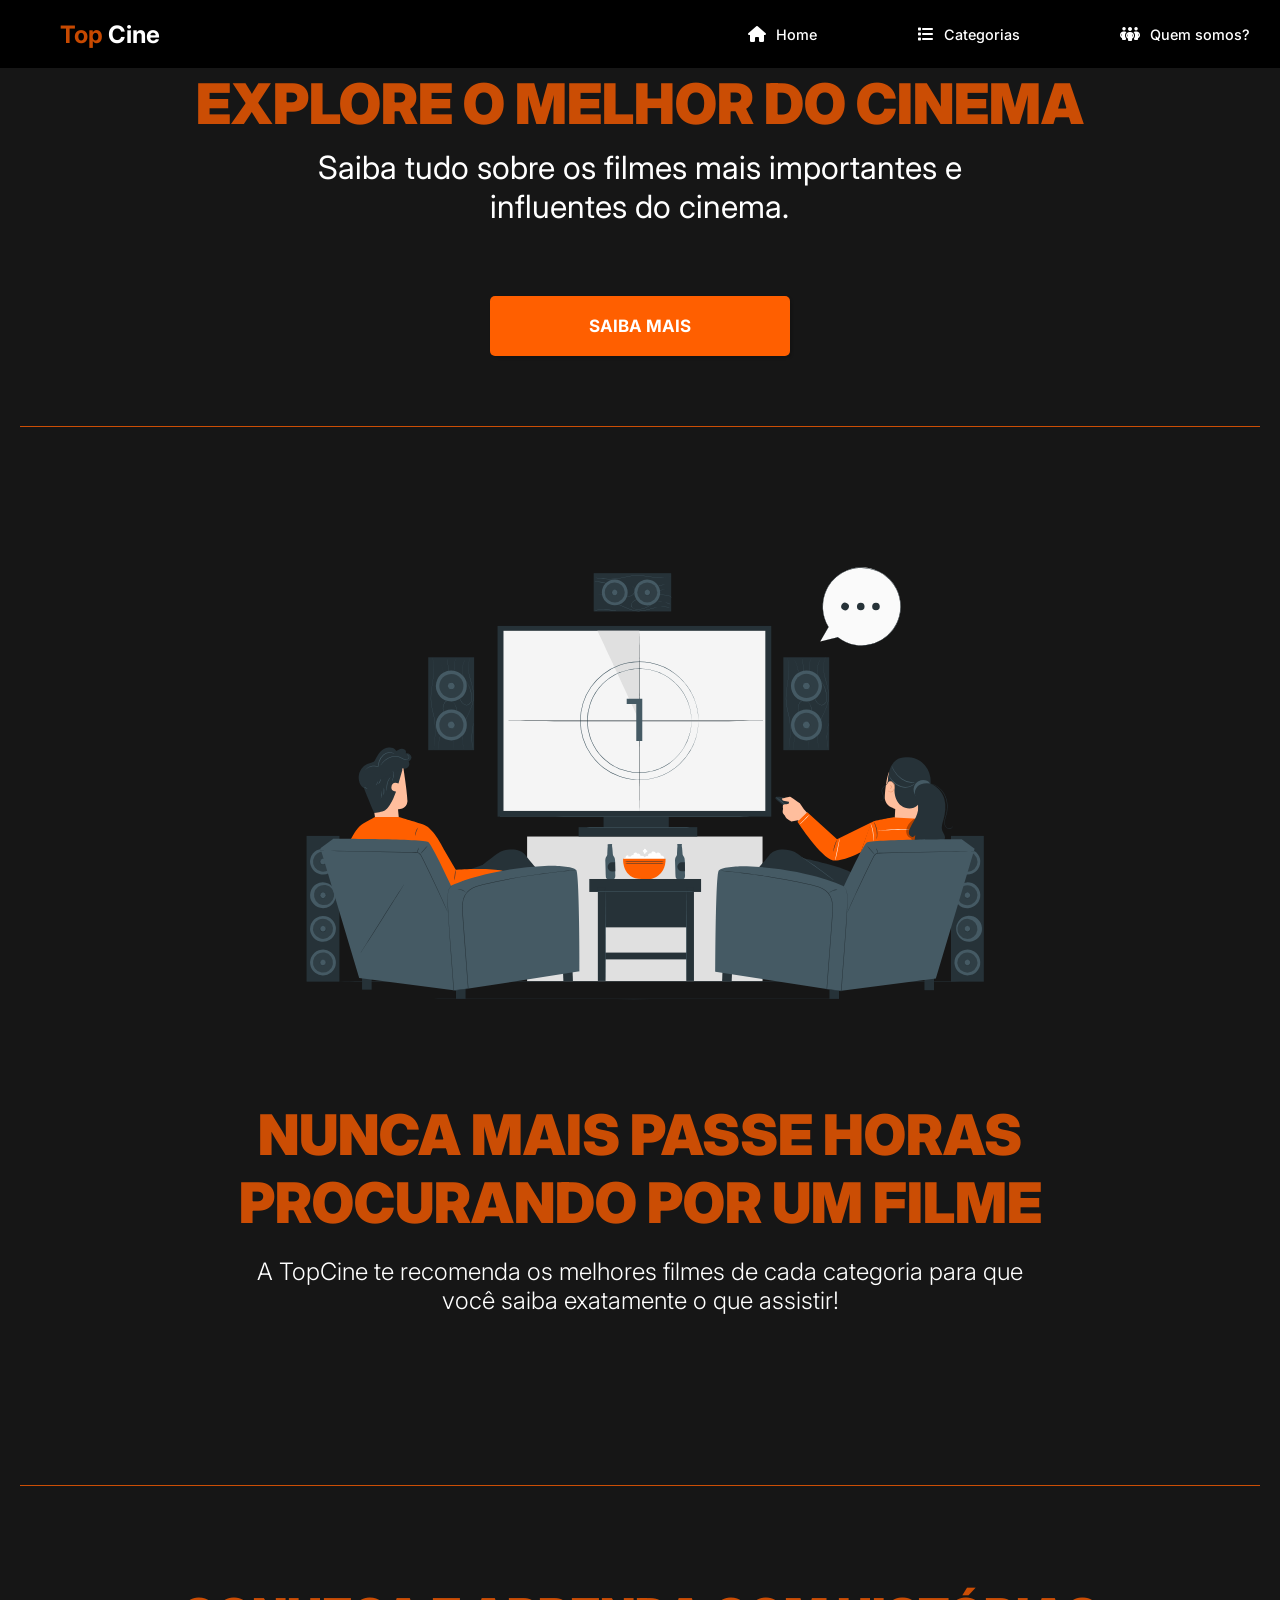
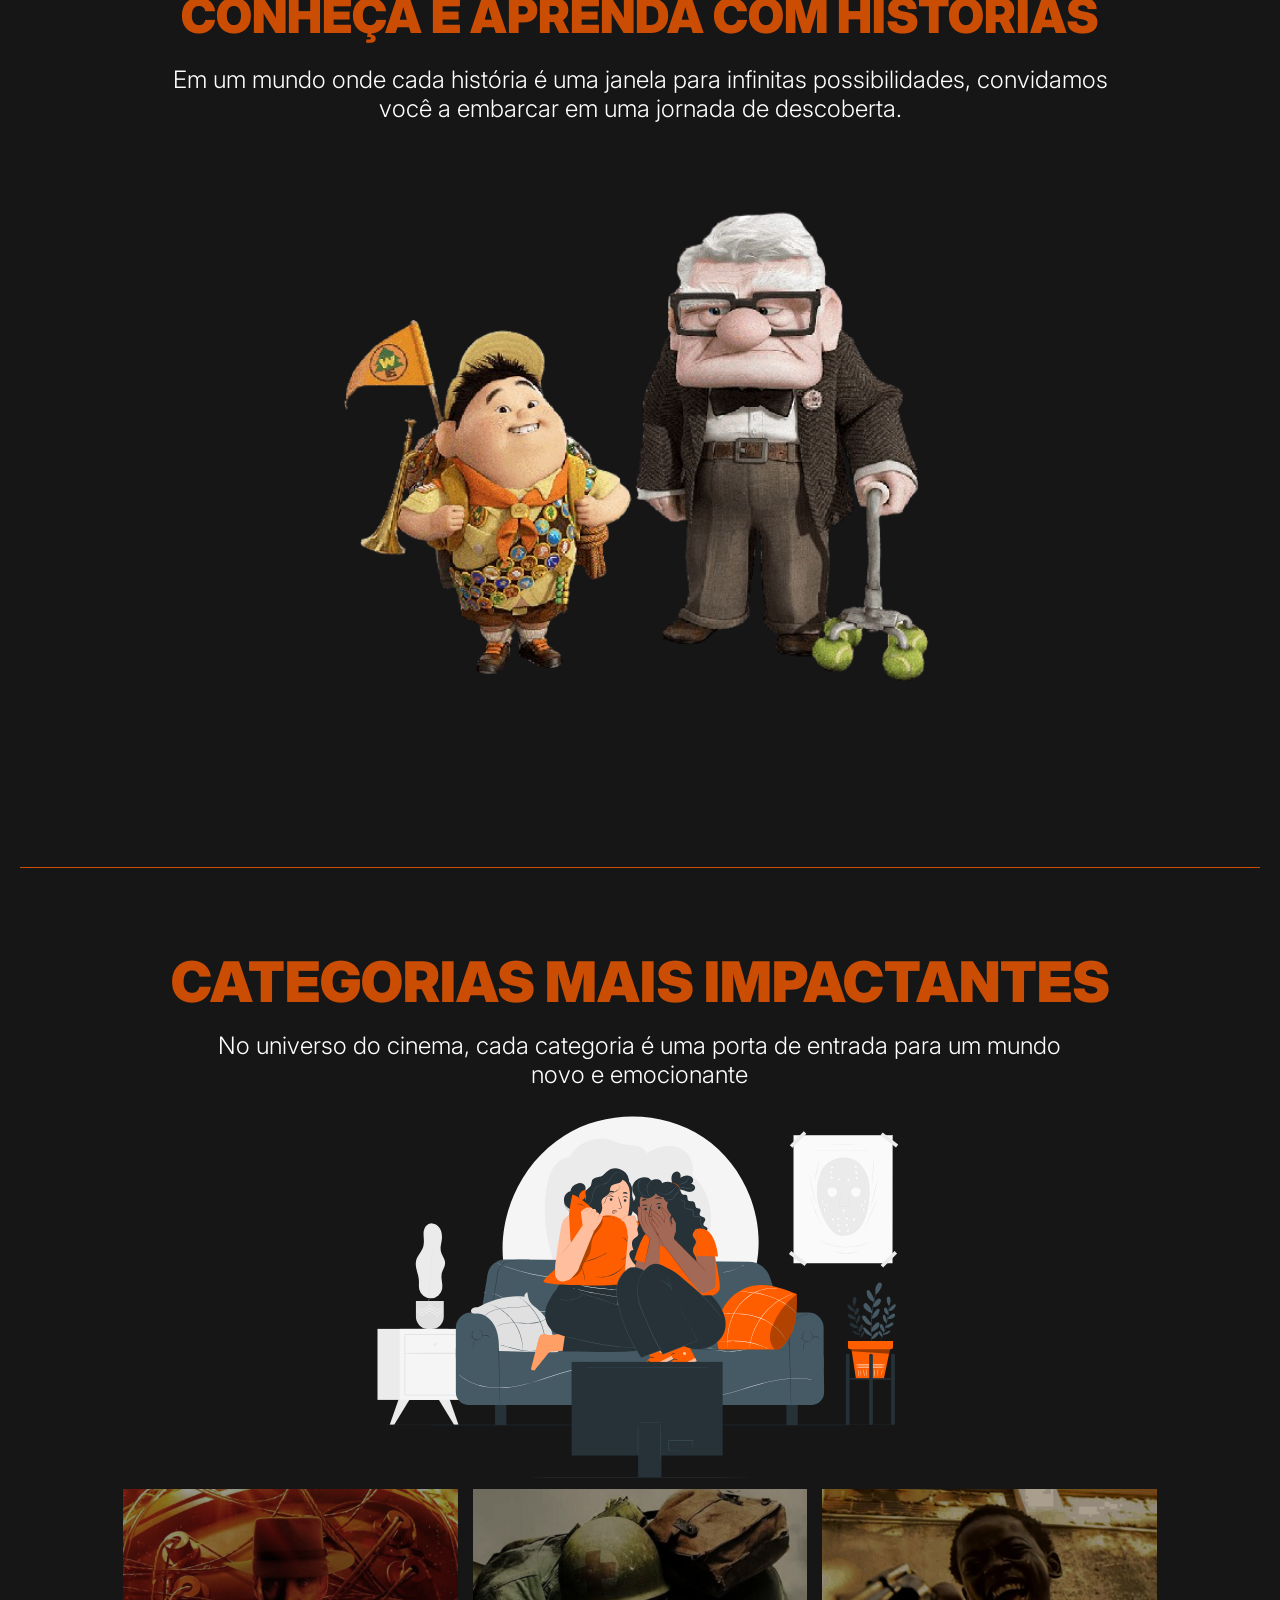
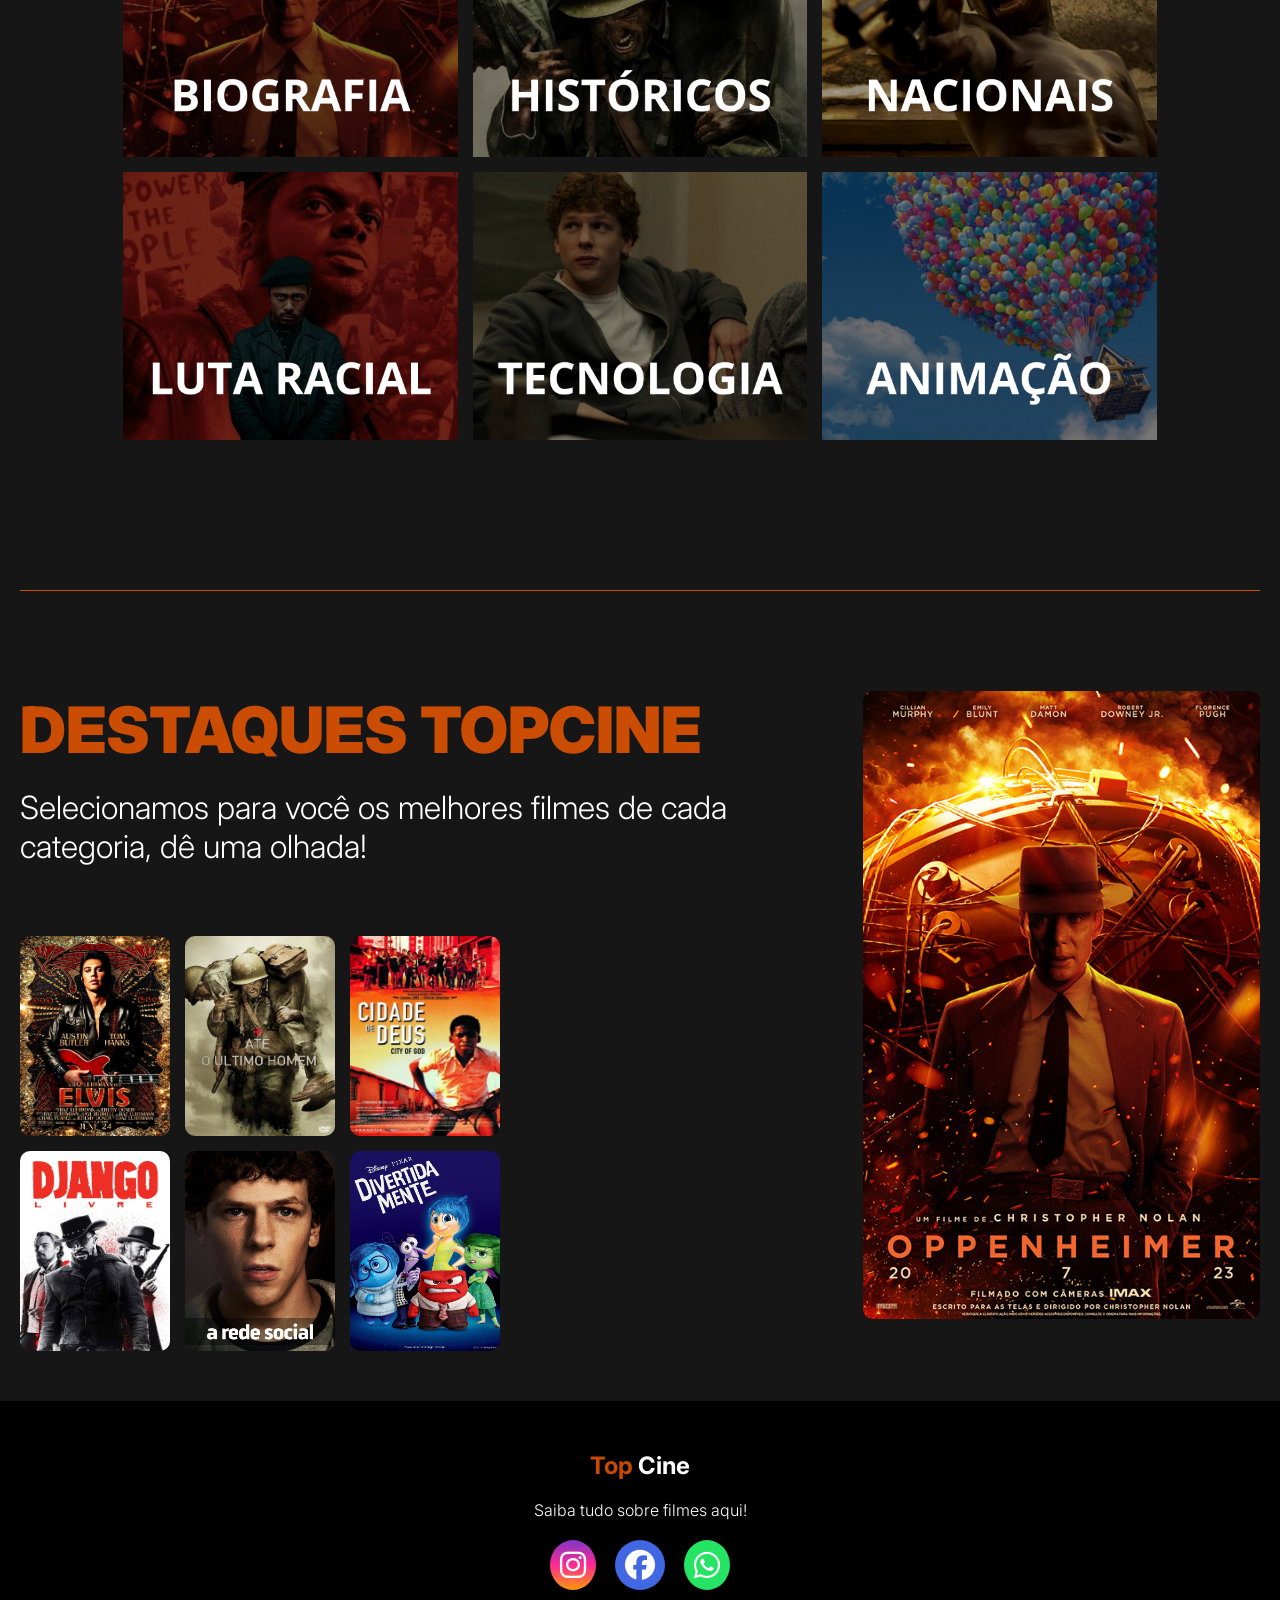
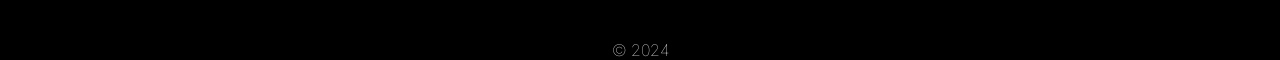
<file: PROA/TopCine-UC1/index.html>
<!DOCTYPE html>
<html lang="en">

<head>
    <meta charset="UTF-8">
    <meta name="viewport" content="width=device-width, initial-scale=1.0">
    <link rel="stylesheet" href="css/cards.css">
    <link rel="stylesheet" href="css/filme.css">
    <link rel="stylesheet" href="css/home.css">
    <link rel="stylesheet" href="css/cabecalho.css">
    <link rel="stylesheet" href="https://cdnjs.cloudflare.com/ajax/libs/font-awesome/6.5.1/css/all.min.css"
        integrity="sha512-DTOQO9RWCH3ppGqcWaEA1BIZOC6xxalwEsw9c2QQeAIftl+Vegovlnee1c9QX4TctnWMn13TZye+giMm8e2LwA=="
        crossorigin="anonymous" referrerpolicy="no-referrer" />
    <link rel="stylesheet" href="css/rodape.css">
    <title>Home</title>
</head>

<body>

    <!-- cabecalho -->
    <header class="cabecalho">
        <div class="container-cabecalho">
            <a href="index.html">
                <div class="logo">
                    <h1 class="top-cine">Top <span>Cine</span></h1>
                </div>
            </a>

            <nav class="nav-link">
                <ul>
                    <li><i class="fa-solid fa-house" style="color: #ffffff;"></i><a href="index.html">Home</a></li>
                    <li><i class="fa-solid fa-list" style="color: #ffffff;"></i><a href="categorias.html">Categorias</a>
                    </li>
                    <li><i class="fa-solid fa-people-group" style="color: #ffffff;"></i><a href="quem-somos.html">Quem
                            somos?</a></li>
                </ul>
            </nav>
            <a href="categorias.html" id="link-test"><img id="menu-hamburguer" src="components/icons/menu.png" alt="menu hambúrguer"></a>

        </div>

    </header>
    <main class="conteudo-principal">

        <!-- section 1 - Texto chamativo -->

        <section class="section-1">
            <div class="container-texto">
                <h1 class="titulo-1 top-cine">EXPLORE O MELHOR DO CINEMA</h1>
                <h2 class="subtitulo">Saiba tudo sobre os filmes mais importantes e influentes do cinema. </h2>
                <a href="quem-somos.html"><button class="btn-conhecer">SAIBA MAIS</button></a>
            </div>

            <div class="container-img-inicial">
                <img src="components/images/page_resources/camera.svg" alt="" class="img-inicial">
            </div>
        </section>


        <!-- Section 2 - Conheça -->


        <section class="section-2">

            <div class="container-mensagem">
                <div class="container-img">
                    <img src="components/images/page_resources/Home cinema-pana.svg" alt="" class="img-section2">
                </div>
                <div class="container-texto-2">
                    <h1 class="titulo-1 top-cine">NUNCA MAIS PASSE HORAS PROCURANDO POR UM FILME</h1>
                    <h2 class="subtitulo-2">A TopCine te recomenda os melhores filmes de cada categoria para que você
                        saiba exatamente o que assistir!</h2>
                </div>
            </div>
        </section>

        <!-- Section 3 - Histórias -->


        <section class="section-3">

            <div class="container-mensagem">
                <div class="container-texto-2">
                    <h1 class="titulo-1 top-cine">CONHEÇA E APRENDA COM HISTÓRIAS</h1>
                    <h2 class="subtitulo-2">Em um mundo onde cada história é uma janela para infinitas possibilidades,
                        convidamos você a embarcar em uma jornada de descoberta. </h2>
                </div>

                <div class="container-img">
                    <img src="components/images/page_resources/up-removebg-preview.png" alt="" class="img-section2">
                </div>
            </div>
        </section>


        <!-- Section 4 - Categorias -->

        <section class="section-4">

            <div class="container-texto-categoria">
                <div class="categoria-texto">
                    <h1 class="titulo-1 top-cine">CATEGORIAS MAIS IMPACTANTES</h1>
                    <h2 class="subtitulo-2">No universo do cinema, cada categoria é uma porta de entrada para um mundo
                        novo e emocionante </h2>

                </div>

                <div class="categoria-img">
                    <img src="components/images/page_resources/Horror movie-pana.svg" alt="">
                </div>
            </div>

            <div class="container-card-categoria">
                <a href="sub_paginas/categorias/categoria-biografia.html">
                    <div class="card-categoria">
                        <img src="components/categories/BIOGRAFIA.png" alt="">
                    </div>
                </a>



                <a href="sub_paginas/categorias/categoria-historico.html">
                    <div class="card-categoria">
                        <img src="components/categories/HISTORICOS.png" alt="">
                    </div>
                </a>

                <a href="sub_paginas/categorias/categoria-nacionais.html">
                    <div class="card-categoria">
                        <img src="components/categories/NACIONAIS.png" alt="">
                    </div>
                </a>

                <a href="sub_paginas/categorias/categoria-luta-racial.html">
                    <div class="card-categoria">
                        <img src="components/categories/LUTA-RACIAL.png" alt="">
                    </div>
                </a>



                <a href="sub_paginas/categorias/categoria-tecnologia.html">
                    <div class="card-categoria">
                        <img src="components/categories/TECNOLOGIA.png" alt="">
                    </div>
                </a>
                <a href="sub_paginas/categorias/categoria-animacao.html">
                    <div class="card-categoria">
                        <img src="components/categories/ANIMACAO.png" alt="">
                    </div>
                </a>




            </div>

        </section>

        <!-- Section 5 - Destaques Top Cine -->

        <section class="section-5">

            <div class="container-texto2">
                <div class="container-titulo margin">
                    <h1 class="titulo-1 top-cine">DESTAQUES TOPCINE</h1>
                    <h2 class="subtitulo">Selecionamos para você os melhores filmes de cada categoria, dê uma olhada!</h2>
                </div>


                <div class="container-mini-cards">

                    <a href="sub_paginas/filmes/biografia/elvis.html">
                        <div class="mini-card">
                            <img src="components/images/filmes/biografia/elvis/poster.jpg" alt="Elvis" class="img-card">
                        </div>
                    </a>

                    <a href="sub_paginas/filmes/historicos/ate_o_ultimo_homem.html">
                        <div class="mini-card">
                            <img src="components/images/filmes/historicos/Ate_Ultimo_Homem/poster.jpg" alt="Até o ultimo homem" class="img-card">
                        </div>
                    </a>

                    <a href="sub_paginas/filmes/nacionais/cidade_de_deus.html">
                        <div class="mini-card">
                            <img src="components/images/filmes/nacionais/Cidade_Deus/poster.webp" alt="Cidade de Deus" class="img-card">
                        </div>
                    </a>

                    <a href="sub_paginas/filmes/luta-racial/Django Livre.html">
                        <div class="mini-card">
                            <img src="components/images/filmes/luta-racial/Django/poster.jpg" alt="Djang Livre" class="img-card">
                        </div>
                    </a>

                    <a href="sub_paginas/filmes/tecnologia/A_rede_social.html">
                        <div class="mini-card">
                            <img src="components/images/filmes/tecnologia/A_Rede_Social/poster.jpg" alt="A rede social" class="img-card">
                        </div>
                    </a>

                    <a href="sub_paginas/filmes/animacao/divertidamente.html">
                        <div class="mini-card">
                            <img src="components/images/filmes/animacao/divertidamente/poster.jpg" alt="Divertidamente"
                                class="img-card">
                        </div>
                    </a>

                </div>

            </div>


            <div class="container-capa margin">
                <a href="sub_paginas/filmes/biografia/oppenheimer.html">
                    <img src="components/images/filmes/biografia/oppenheimer/poster.jpg" alt="" class="img-capa">
                </a>
            </div>

        </section>



    </main>

    <footer class="rodape">
        <div class="footer-content">
            <div class="footer-contatos">
                <h1 class="top-cine">Top <span>Cine</span></h1>

                <p>Saiba tudo sobre filmes aqui!</p>

                <div class="footer-redes">
                    <a href="#" class="instagram">
                        <i class="fa-brands fa-instagram"></i>
                    </a>

                    <a href="#" class="facebook">
                        <i class="fa-brands fa-facebook"></i>
                    </a>

                    <a href="#" class="whatsapp">
                        <i class="fa-brands fa-whatsapp"></i>
                    </a>
                </div>
            </div>
        </div>

        <div class="footer-comercial">
            &#169
            2024

        </div>
    </footer>
</body>

</html>
</file>
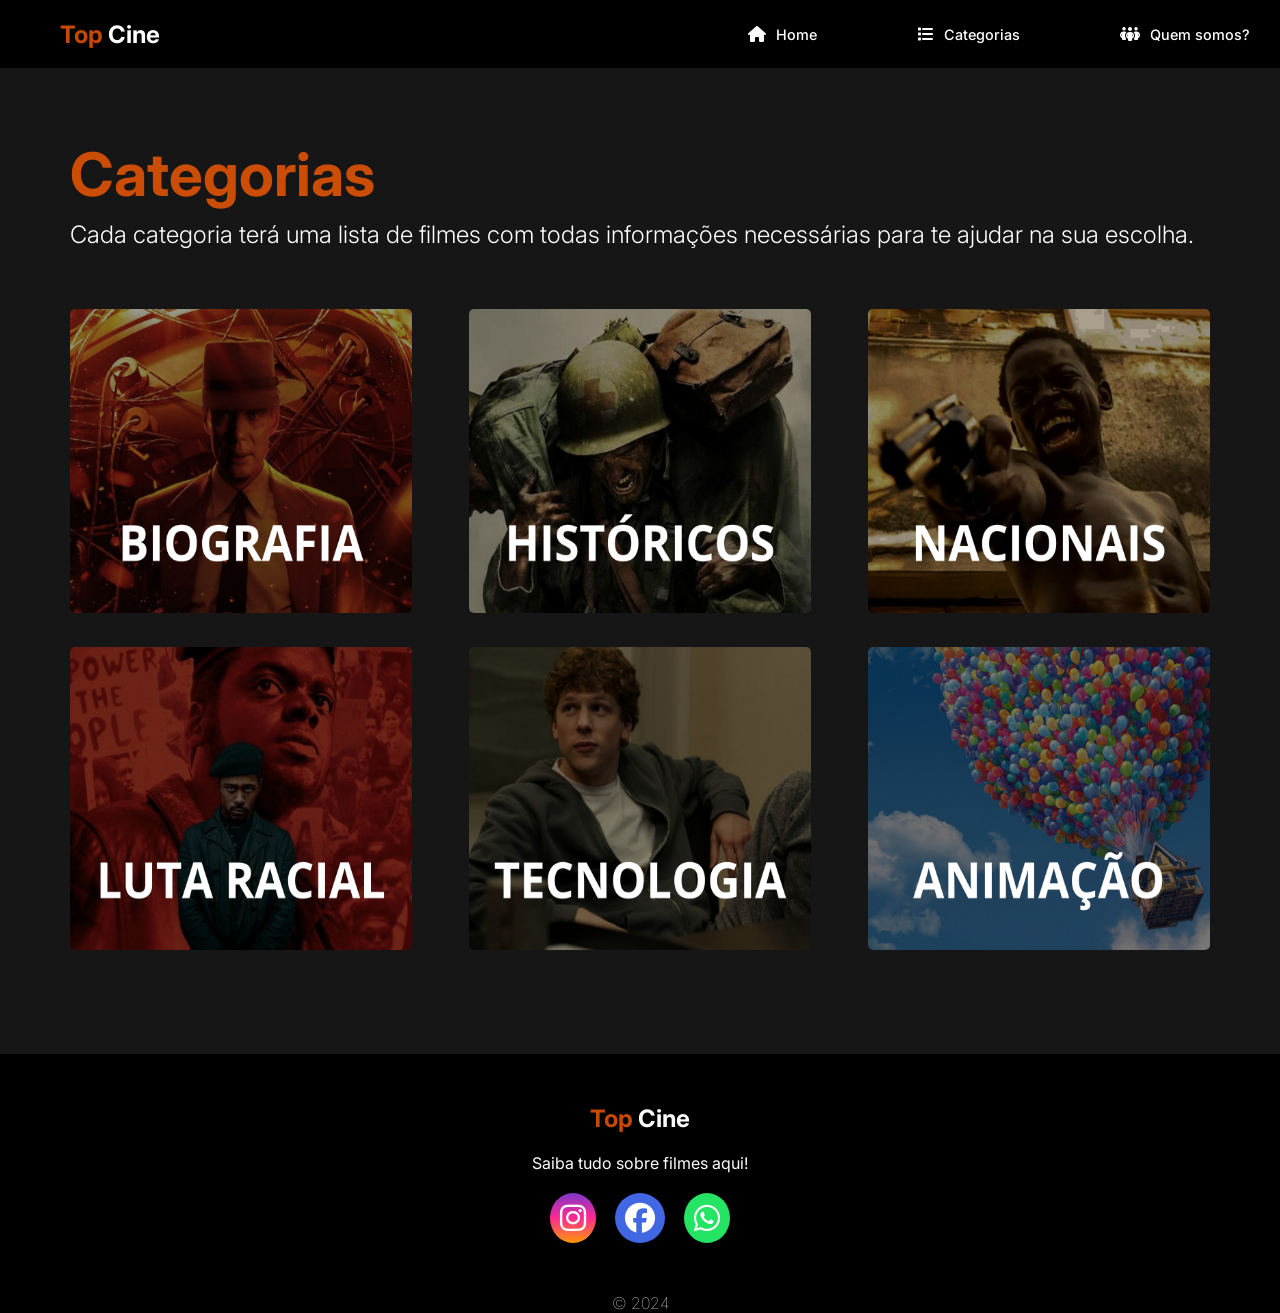
<file: PROA/TopCine-UC1/categorias.html>
<!DOCTYPE html>
<html lang="en">

<head>
    <meta charset="UTF-8">
    <meta name="viewport" content="width=device-width, initial-scale=1.0">
    <title>Categorias</title>
    <link rel="stylesheet" href="css/cabecalho.css">
    <link rel="stylesheet" href="css/categorias.css">
    <link rel="stylesheet" href="css/rodape.css">
    <link rel="stylesheet" href="https://cdnjs.cloudflare.com/ajax/libs/font-awesome/6.5.1/css/all.min.css"
        integrity="sha512-DTOQO9RWCH3ppGqcWaEA1BIZOC6xxalwEsw9c2QQeAIftl+Vegovlnee1c9QX4TctnWMn13TZye+giMm8e2LwA=="
        crossorigin="anonymous" referrerpolicy="no-referrer" />
</head>

<body>
    <header class="cabecalho">
        <div class="container-cabecalho">
            <a href="index.html">
                <div class="logo">
                    <h1 class="top-cine">Top <span>Cine</span></h1>
                </div>
            </a>

            <nav class="nav-link">
                <ul>
                    <li><i class="fa-solid fa-house" style="color: #ffffff;"></i><a href="index.html">Home</a></li>
                    <li><i class="fa-solid fa-list" style="color: #ffffff;"></i><a href="categorias.html">Categorias</a>
                    </li>
                    <li><i class="fa-solid fa-people-group" style="color: #ffffff;"></i><a href="quem-somos.html">Quem
                            somos?</a></li>
                </ul>
            </nav>
            <img id="menu-hamburguer" src="components/icons/menu.png" alt="menu hambúrguer">

        </div>

    </header>
    <!-- conteudo da pagina -->

    <main class="conteudo">
        <section class="section-1">
            <h1>Categorias</h1>
            <h2>Cada categoria terá uma lista de filmes com todas informações necessárias para te ajudar na sua escolha.</h2>
            <div class="container-categorias">
                <a href="sub_paginas/categorias/categoria-biografia.html">
                    <div class="card-categoria">
                        <img src="components/categories/BIOGRAFIA.png" alt="">
                    </div>
                </a>



                <a href="sub_paginas/categorias/categoria-historico.html">
                    <div class="card-categoria">
                        <img src="components/categories/HISTORICOS.png" alt="">
                    </div>
                </a>

                <a href="sub_paginas/categorias/categoria-nacionais.html">
                    <div class="card-categoria">
                        <img src="components/categories/NACIONAIS.png" alt="">
                    </div>
                </a>

                <a href="sub_paginas/categorias/categoria-luta-racial.html">
                    <div class="card-categoria">
                        <img src="components/categories/LUTA-RACIAL.png" alt="">
                    </div>
                </a>



                <a href="sub_paginas/categorias/categoria-tecnologia.html">
                    <div class="card-categoria">
                        <img src="components/categories/TECNOLOGIA.png" alt="">
                    </div>
                </a>
                <a href="sub_paginas/categorias/categoria-animacao.html">
                    <div class="card-categoria">
                        <img src="components/categories/ANIMACAO.png" alt="">
                    </div>
                </a>
            </div>
        </section>
    </main>

    <footer class="rodape">
        <div class="footer-content">
            <div class="footer-contatos">
                <h1 class="top-cine">Top <span>Cine</span></h1>

                <p>Saiba tudo sobre filmes aqui!</p>

                <div class="footer-redes">
                    <a href="#" class="instagram">
                        <i class="fa-brands fa-instagram"></i>
                    </a>

                    <a href="#" class="facebook">
                        <i class="fa-brands fa-facebook"></i>
                    </a>

                    <a href="#" class="whatsapp">
                        <i class="fa-brands fa-whatsapp"></i>
                    </a>
                </div>
            </div>
        </div>

        <div class="footer-comercial">
            &#169
            2024

        </div>
    </footer>

</body>

</html>
</file>
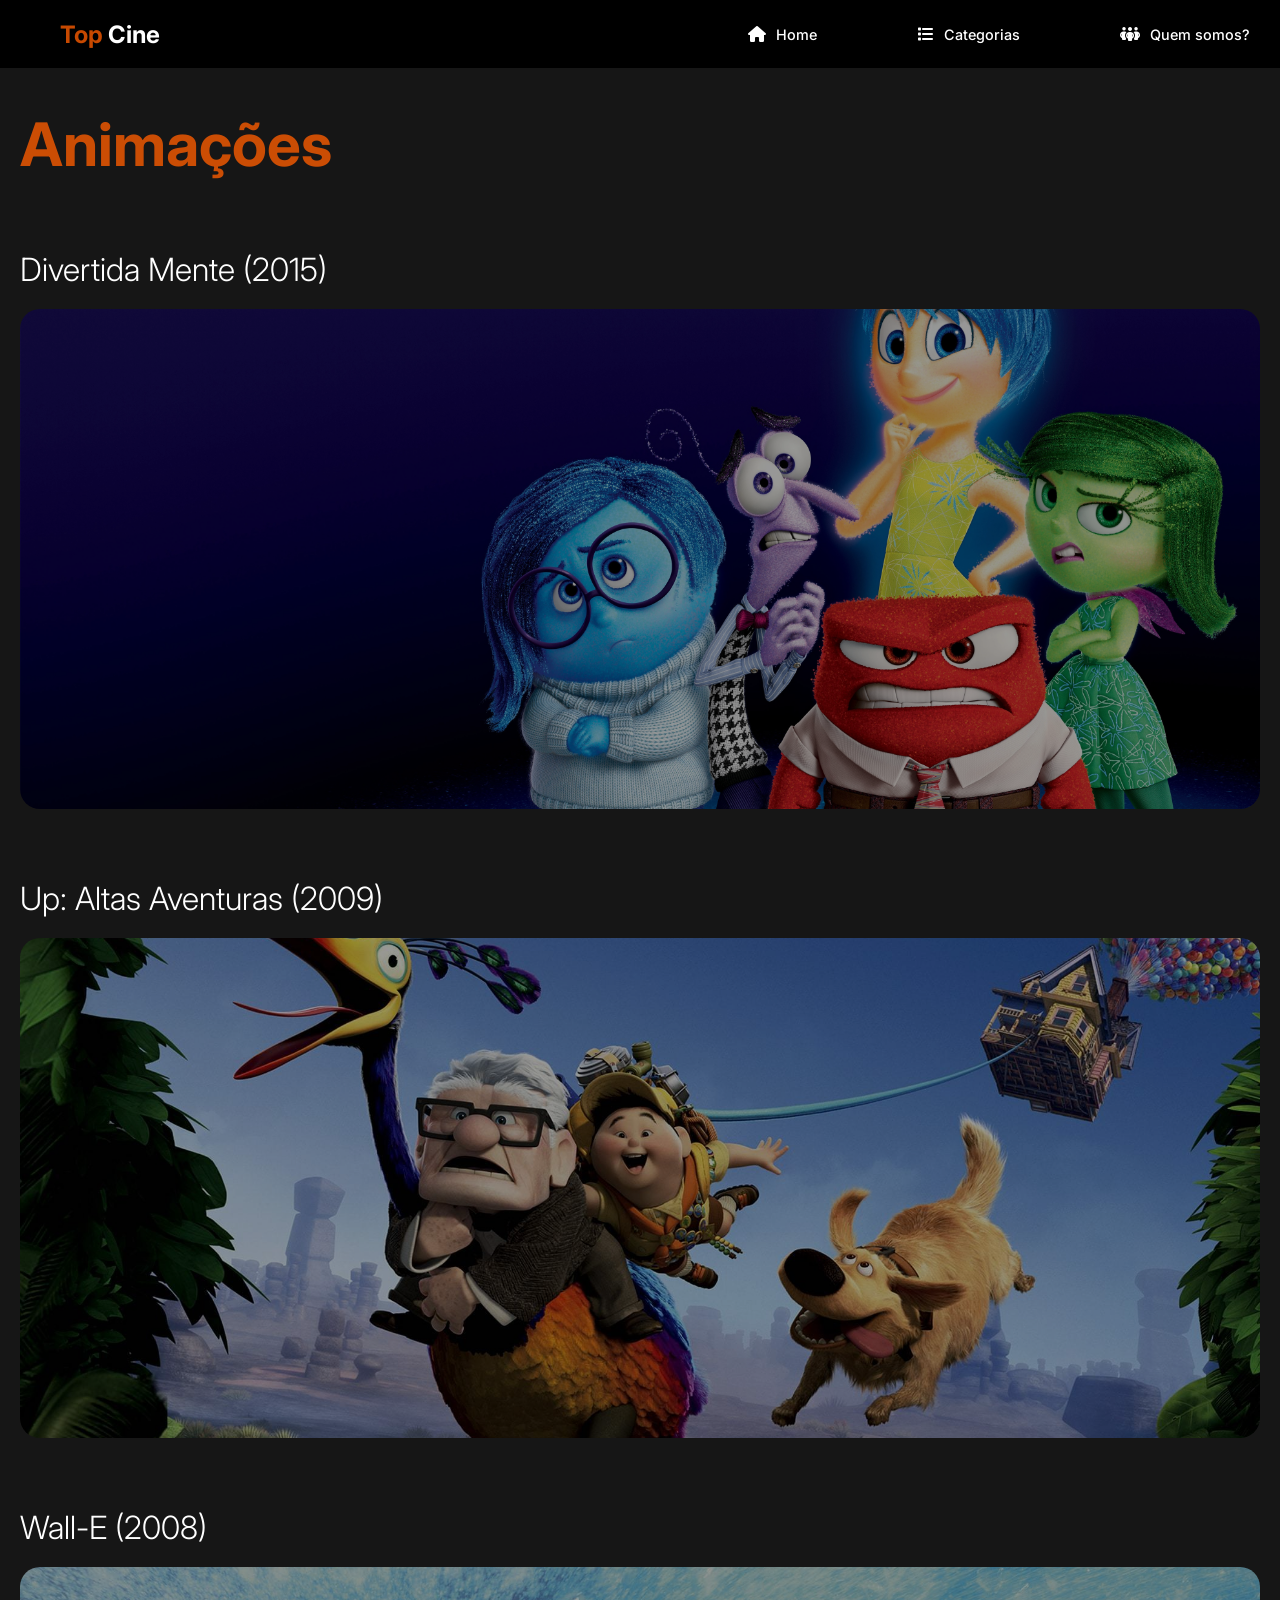
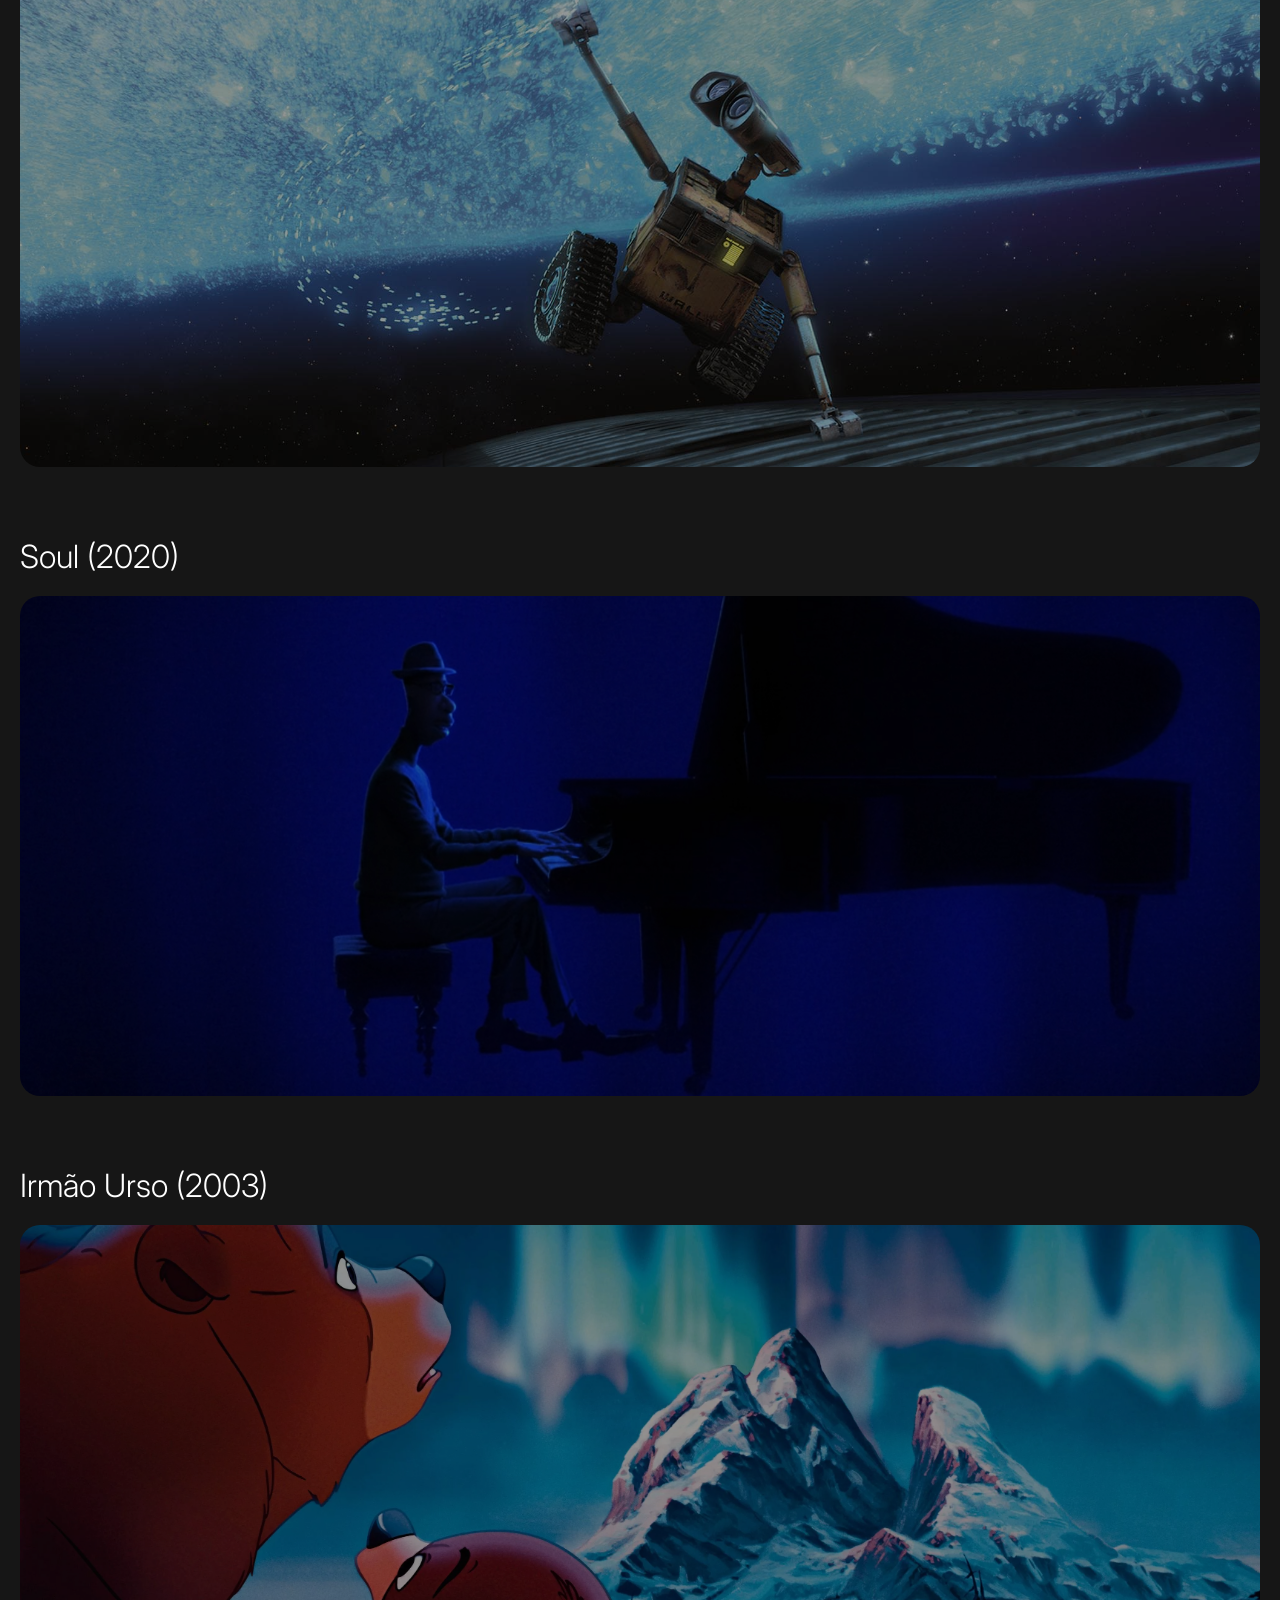
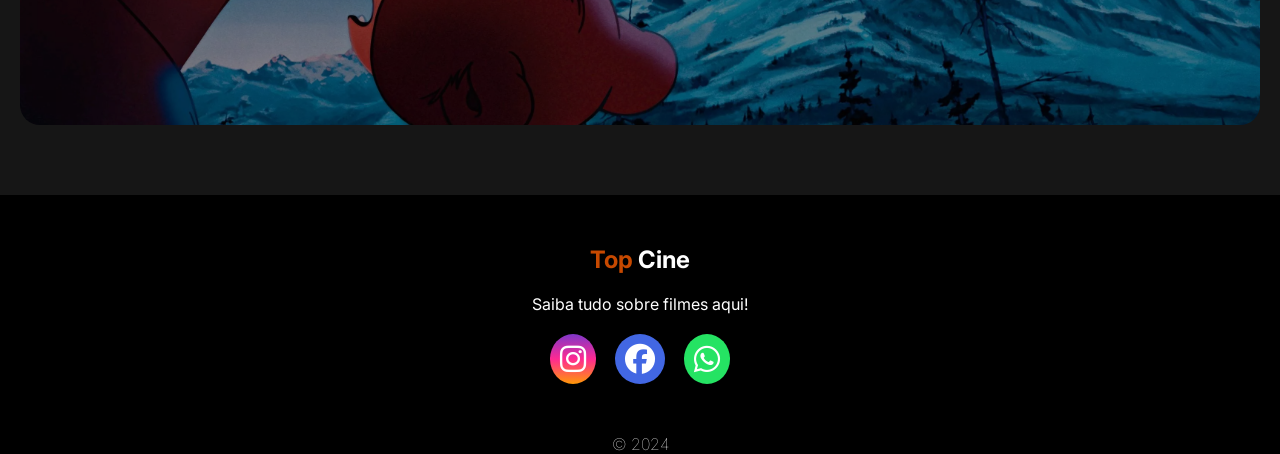
<file: PROA/TopCine-UC1/sub_paginas/categorias/categoria-animacao.html>
<!DOCTYPE html>
<html lang="en">

<head>
    <meta charset="UTF-8">
    <meta name="viewport" content="width=device-width, initial-scale=1.0">
    <link rel="stylesheet" href="../../css/categoria.css">
    <link rel="stylesheet" href="../../css/rodape.css">
    <link rel="stylesheet" href="../../css/cabecalho.css">
    <link rel="stylesheet" href="https://cdnjs.cloudflare.com/ajax/libs/font-awesome/6.5.1/css/all.min.css"
        integrity="sha512-DTOQO9RWCH3ppGqcWaEA1BIZOC6xxalwEsw9c2QQeAIftl+Vegovlnee1c9QX4TctnWMn13TZye+giMm8e2LwA=="
        crossorigin="anonymous" referrerpolicy="no-referrer" />
    <title>Categoria Animações</title>
</head>

<body>

    <!-- cabecalho -->
    <header class="cabecalho">
        <div class="container-cabecalho">
            <a href="../../index.html">
                <div class="logo">
                    <h1 class="top-cine">Top <span>Cine</span></h1>
                </div>
            </a>

            <nav class="nav-link">
                <ul>
                    <li><i class="fa-solid fa-house" style="color: #ffffff;"></i><a href="../../index.html">Home</a></li>
                    <li><i class="fa-solid fa-list" style="color: #ffffff;"></i><a href="../../categorias.html">Categorias</a>
                    </li>
                    <li><i class="fa-solid fa-people-group" style="color: #ffffff;"></i><a href="../../quem-somos.html">Quem
                            somos?</a></li>
                </ul>
            </nav>
            <img id="menu-hamburguer" src="../../components/icons/menu.png" alt="menu hambúrguer">

        </div>

    </header>


    <main class="conteudo">
        <section class="section-1">


            <h1 class="titulo-1">Animações</h1>
            <div class="container-posters">


                <div class="poster">
                    <a href="../filmes/animacao/divertidamente.html">
                        <h1>Divertida Mente (2015)</h1>
                        <div class="card-poster">
                            <img src="../../components/images/filmes/animacao/divertidamente/banner.jpg" alt="" class="img-poster">
                        </div>
                    </a>
                </div>

                <div class="poster">
                    <a href="../filmes/animacao/up.html">
                    <h1>Up: Altas Aventuras (2009) </h1>
                    <div class="card-poster">
                        <img src="../../components/images/filmes/animacao/up/banner.jpeg" alt="" class=" img-poster">
                    </div>
                </a>
                </div>


                <div class="poster">
                    <a href="../filmes/animacao/walle.html">
                    <h1>Wall-E (2008) </h1>
                    <div class="card-poster">
                        <img src="../../components/images/filmes/animacao/wall-e/banner.jpg" alt="" class=" img-poster">
                    </div>
                </a>
                </div>

                <div class="poster">
                    <a href="../filmes/animacao/soul.html">
                    <h1>Soul (2020) </h1>
                    <div class="card-poster">
                        <img src="../../components/images/filmes/animacao/soul/banner.jpg" alt="" class=" img-poster">
                    </div>
                </a>
                </div>

                <div class="poster">
                    <a href="../filmes/animacao/irmao_urso.html">
                    <h1>Irmão Urso (2003)</h1>
                    <div class="card-poster">
                        <img src="../../components/images/filmes/animacao/irmao_urso/banner.webp" alt="" class=" img-poster">
                    </div>
                </a>
                </div>

            </div>
        </section>
    </main>

    <footer class="rodape">
        <div class="footer-content">
            <div class="footer-contatos">
                <h1 class="top-cine">Top <span>Cine</span></h1>

                <p>Saiba tudo sobre filmes aqui!</p>

                <div class="footer-redes">
                    <a href="#" class="instagram">
                        <i class="fa-brands fa-instagram"></i>
                    </a>

                    <a href="#" class="facebook">
                        <i class="fa-brands fa-facebook"></i>
                    </a>

                    <a href="#" class="whatsapp">
                        <i class="fa-brands fa-whatsapp"></i>
                    </a>
                </div>
            </div>
        </div>

        <div class="footer-comercial">
            &#169
            2024

        </div>
    </footer>

</body>

</html>
</file>
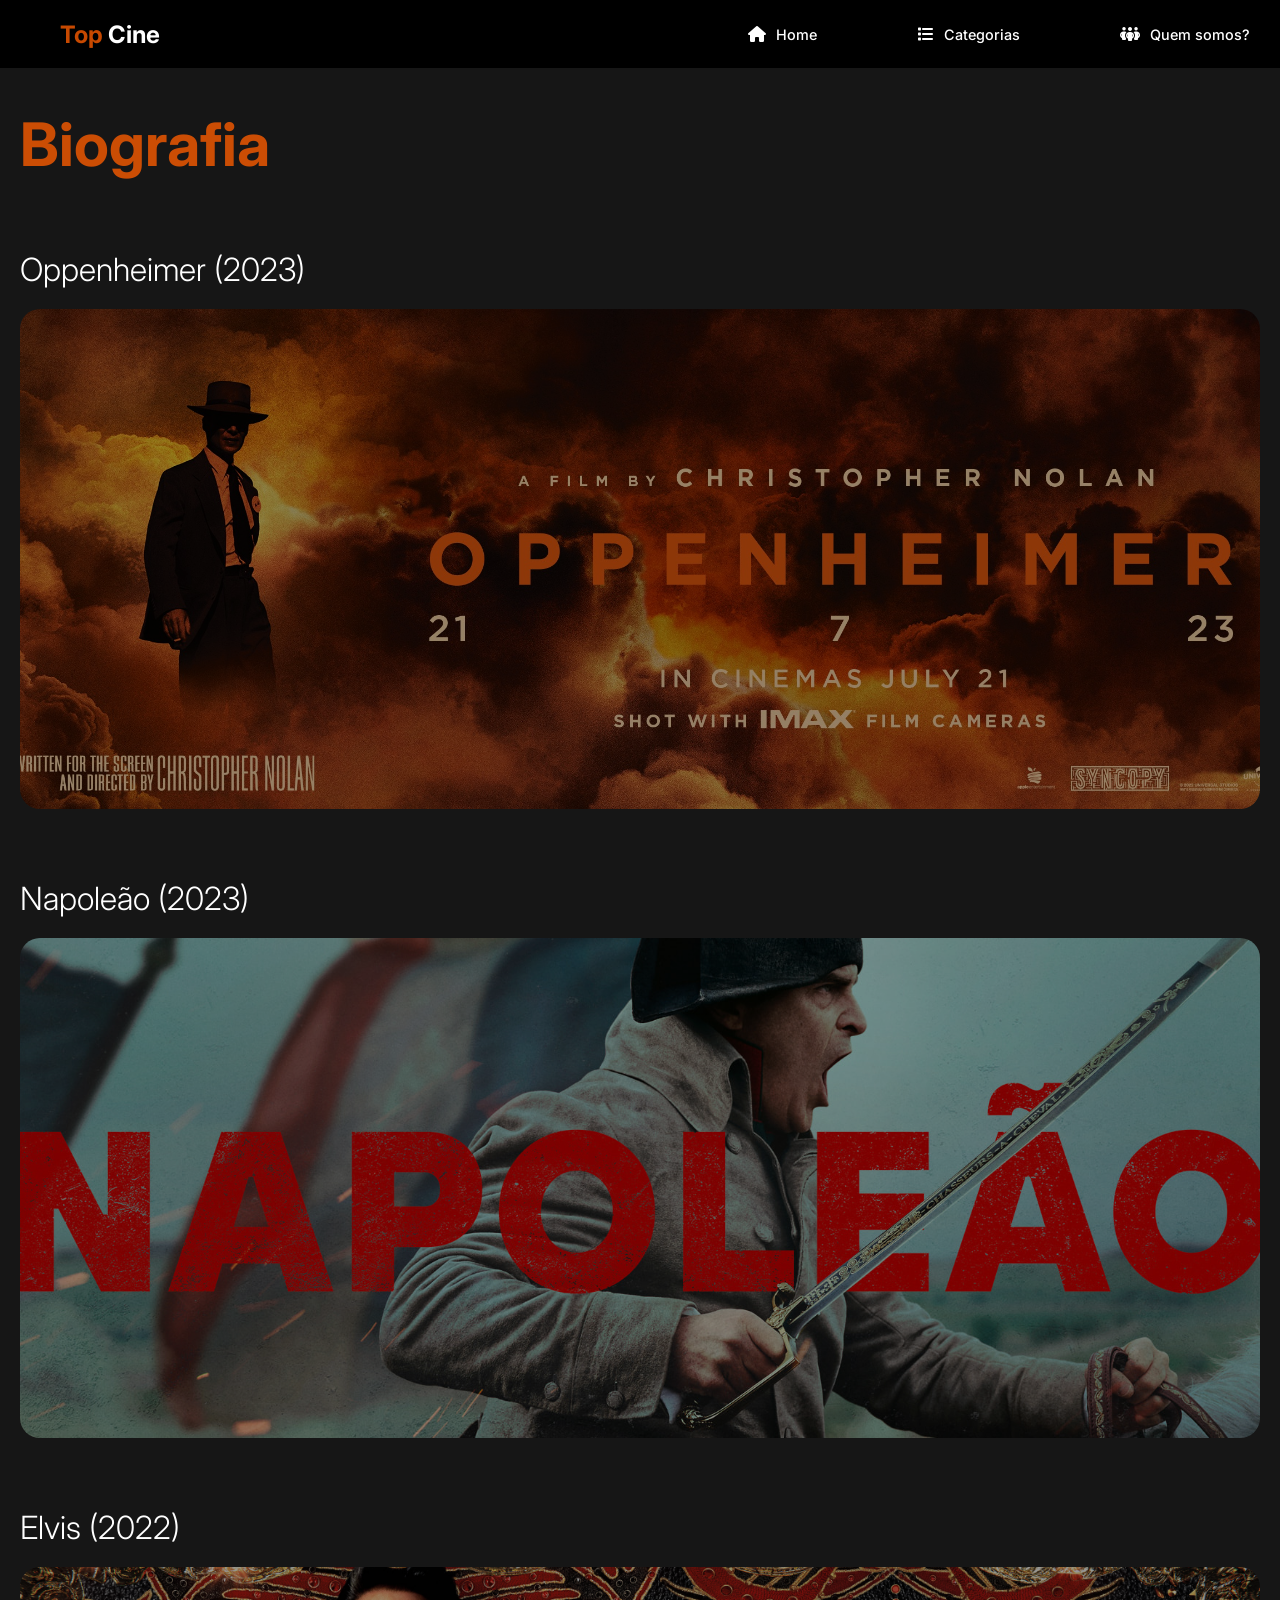
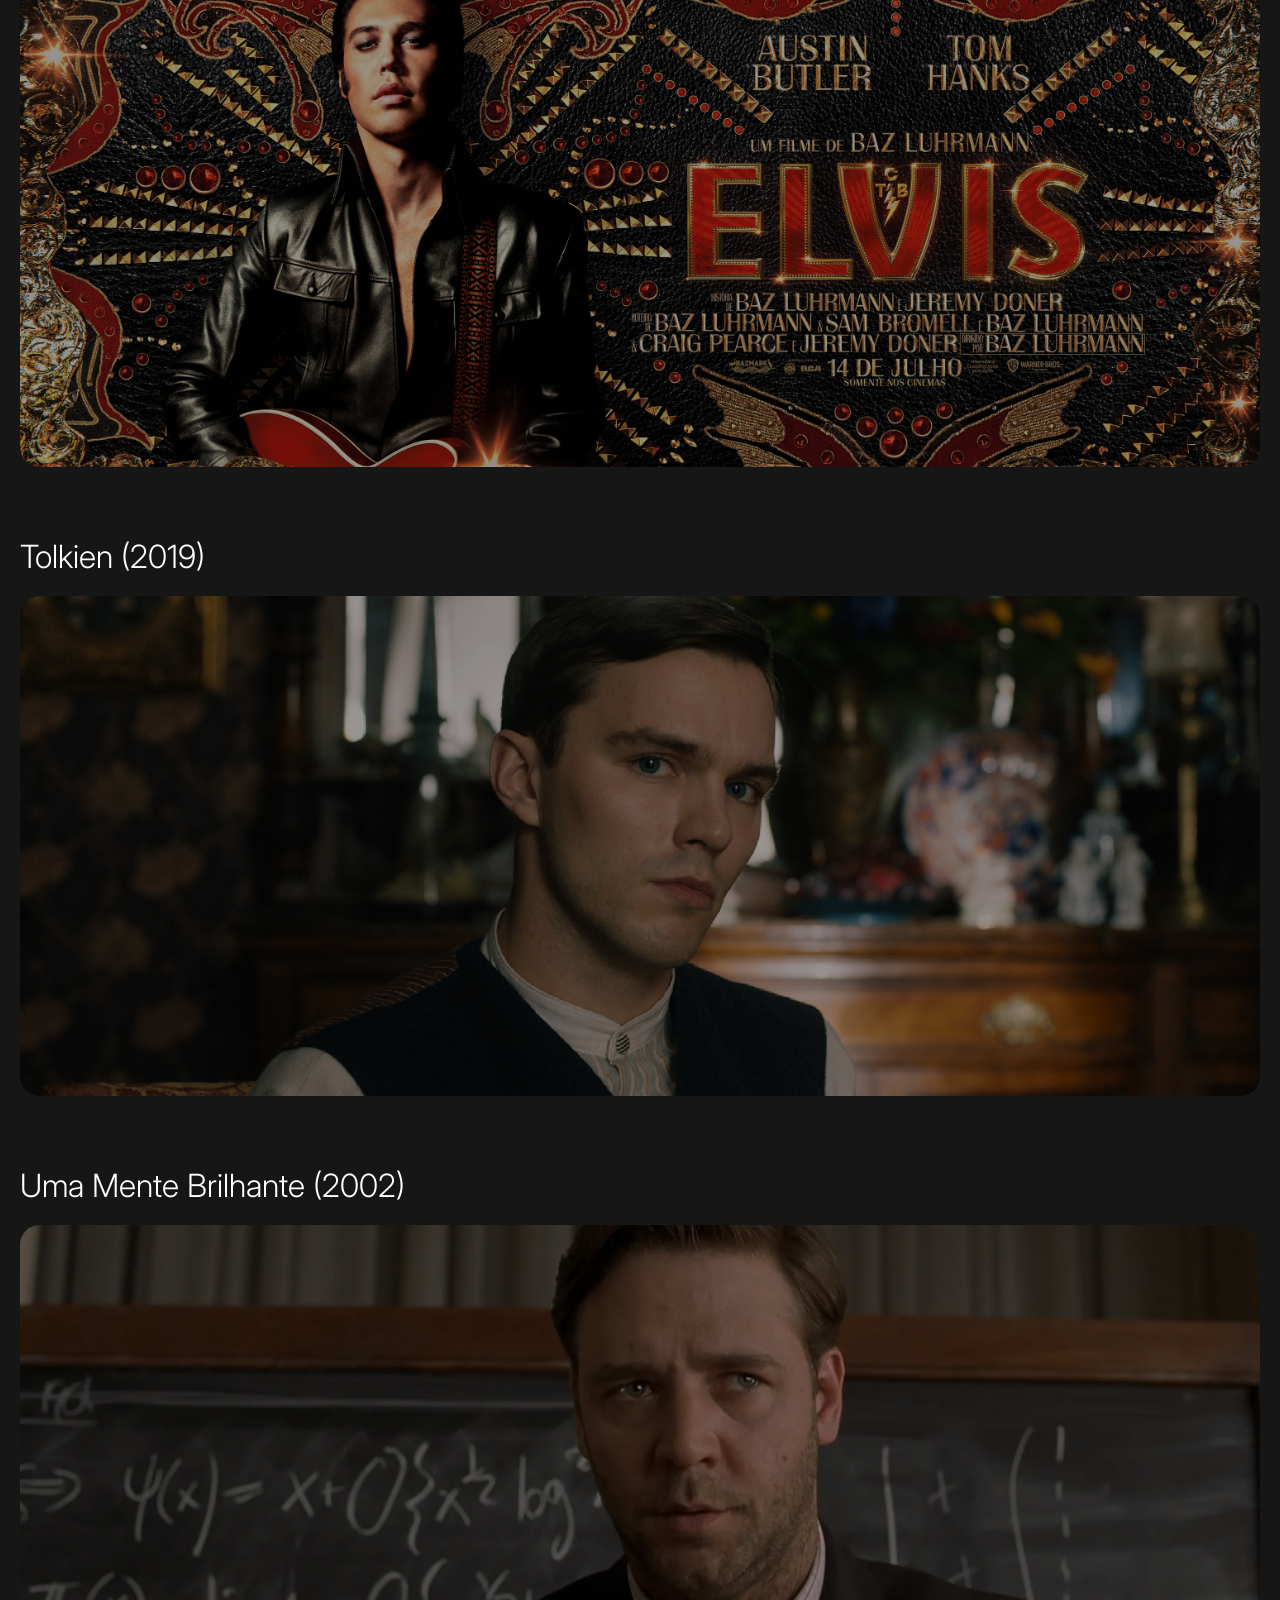
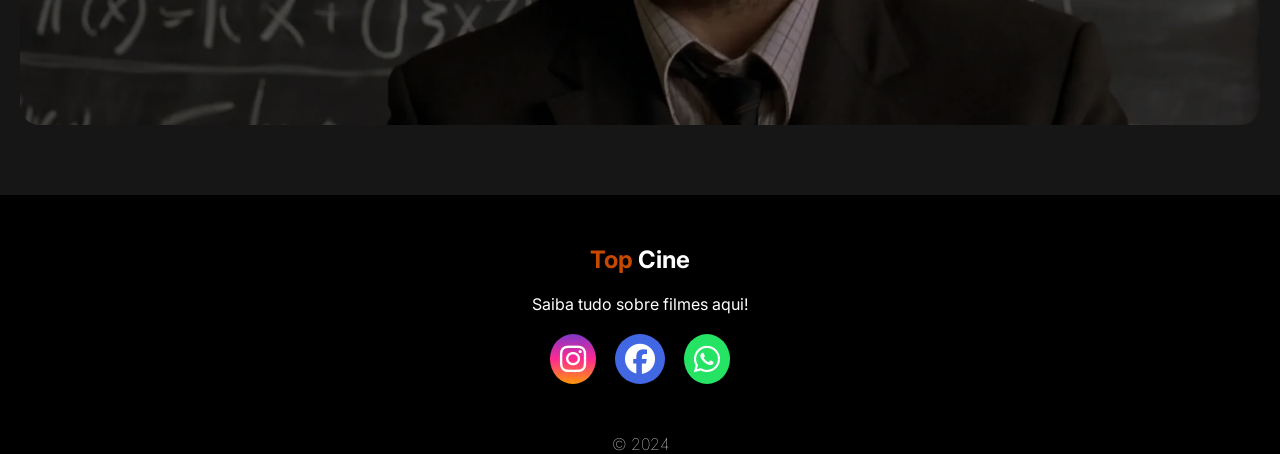
<file: PROA/TopCine-UC1/sub_paginas/categorias/categoria-biografia.html>
<!DOCTYPE html>
<html lang="en">

<head>
    <meta charset="UTF-8">
    <meta name="viewport" content="width=device-width, initial-scale=1.0">
    <link rel="stylesheet" href="../../css/categoria.css">
    <link rel="stylesheet" href="../../css/rodape.css">
    <link rel="stylesheet" href="../../css/cabecalho.css">
    <link rel="stylesheet" href="https://cdnjs.cloudflare.com/ajax/libs/font-awesome/6.5.1/css/all.min.css"
        integrity="sha512-DTOQO9RWCH3ppGqcWaEA1BIZOC6xxalwEsw9c2QQeAIftl+Vegovlnee1c9QX4TctnWMn13TZye+giMm8e2LwA=="
        crossorigin="anonymous" referrerpolicy="no-referrer" />
    <title>Categoria biografia</title>
</head>

<body>

    <!-- cabecalho -->
    <header class="cabecalho">
        <div class="container-cabecalho">
            <a href="../../index.html">
                <div class="logo">
                    <h1 class="top-cine">Top <span>Cine</span></h1>
                </div>
            </a>

            <nav class="nav-link">
                <ul>
                    <li><i class="fa-solid fa-house" style="color: #ffffff;"></i><a href="../../index.html">Home</a></li>
                    <li><i class="fa-solid fa-list" style="color: #ffffff;"></i><a href="../../categorias.html">Categorias</a>
                    </li>
                    <li><i class="fa-solid fa-people-group" style="color: #ffffff;"></i><a href="../../quem-somos.html">Quem
                            somos?</a></li>
                </ul>
            </nav>
            <img id="menu-hamburguer" src="../../components/icons/menu.png" alt="menu hambúrguer">

        </div>

    </header>


    <main class="conteudo">
        <section class="section-1">


            <h1 class="titulo-1">Biografia</h1>
            <div class="container-posters">



                <div class="poster">

                    <a href="../filmes/biografia/oppenheimer.html">
                        <h1>Oppenheimer (2023)</h1>
                        <div class="card-poster">
                            <img src="../../components/images/filmes/biografia/oppenheimer/banner.jpg" alt="" class="img-poster">
                        </div>
                    </a>
                </div>


                <div class="poster">
                    <a href="../filmes/biografia/napoleao.html">
                        <h1>Napoleão (2023)</h1>
                        <div class="card-poster">
                            <img src="../../components/images/filmes/biografia/napoleao/banner.jpg" alt="" class=" img-poster">
                        </div>
                    </a>
                </div>



                <div class="poster">
                    <a href="../filmes/biografia/elvis.html">
                        <h1>Elvis (2022)</h1>
                        <div class="card-poster">
                            <img src="../../components/images/filmes/biografia/elvis/banner.jpg" alt="" class=" img-poster">
                        </div>
                    </a>

                </div>

                <div class="poster">
                    <a href="../filmes/biografia/tolkien.html">
                    <h1>Tolkien (2019)</h1>
                    <div class="card-poster">
                        <img src="../../components/images/filmes/biografia/tolkien/banner.jpg" alt="" class=" img-poster">
                    </div>
                </a>
                </div>


                <div class="poster">
                    <a href="../filmes/biografia/uma_mente_brilhante.html">
                    <h1>Uma Mente Brilhante (2002)</h1>
                    <div class="card-poster">
                        <img src="../../components/images/filmes/biografia/uma_mente_brilhante/banner.webp" alt="" class=" img-poster">
                    </div>
                    </a>
                </div>

            </div>
        </section>
    </main>

    <footer class="rodape">
        <div class="footer-content">
            <div class="footer-contatos">
                <h1 class="top-cine">Top <span>Cine</span></h1>

                <p>Saiba tudo sobre filmes aqui!</p>

                <div class="footer-redes">
                    <a href="#" class="instagram">
                        <i class="fa-brands fa-instagram"></i>
                    </a>

                    <a href="#" class="facebook">
                        <i class="fa-brands fa-facebook"></i>
                    </a>

                    <a href="#" class="whatsapp">
                        <i class="fa-brands fa-whatsapp"></i>
                    </a>
                </div>
            </div>
        </div>

        <div class="footer-comercial">
            &#169
            2024

        </div>
    </footer>

</body>

</html>
</file>
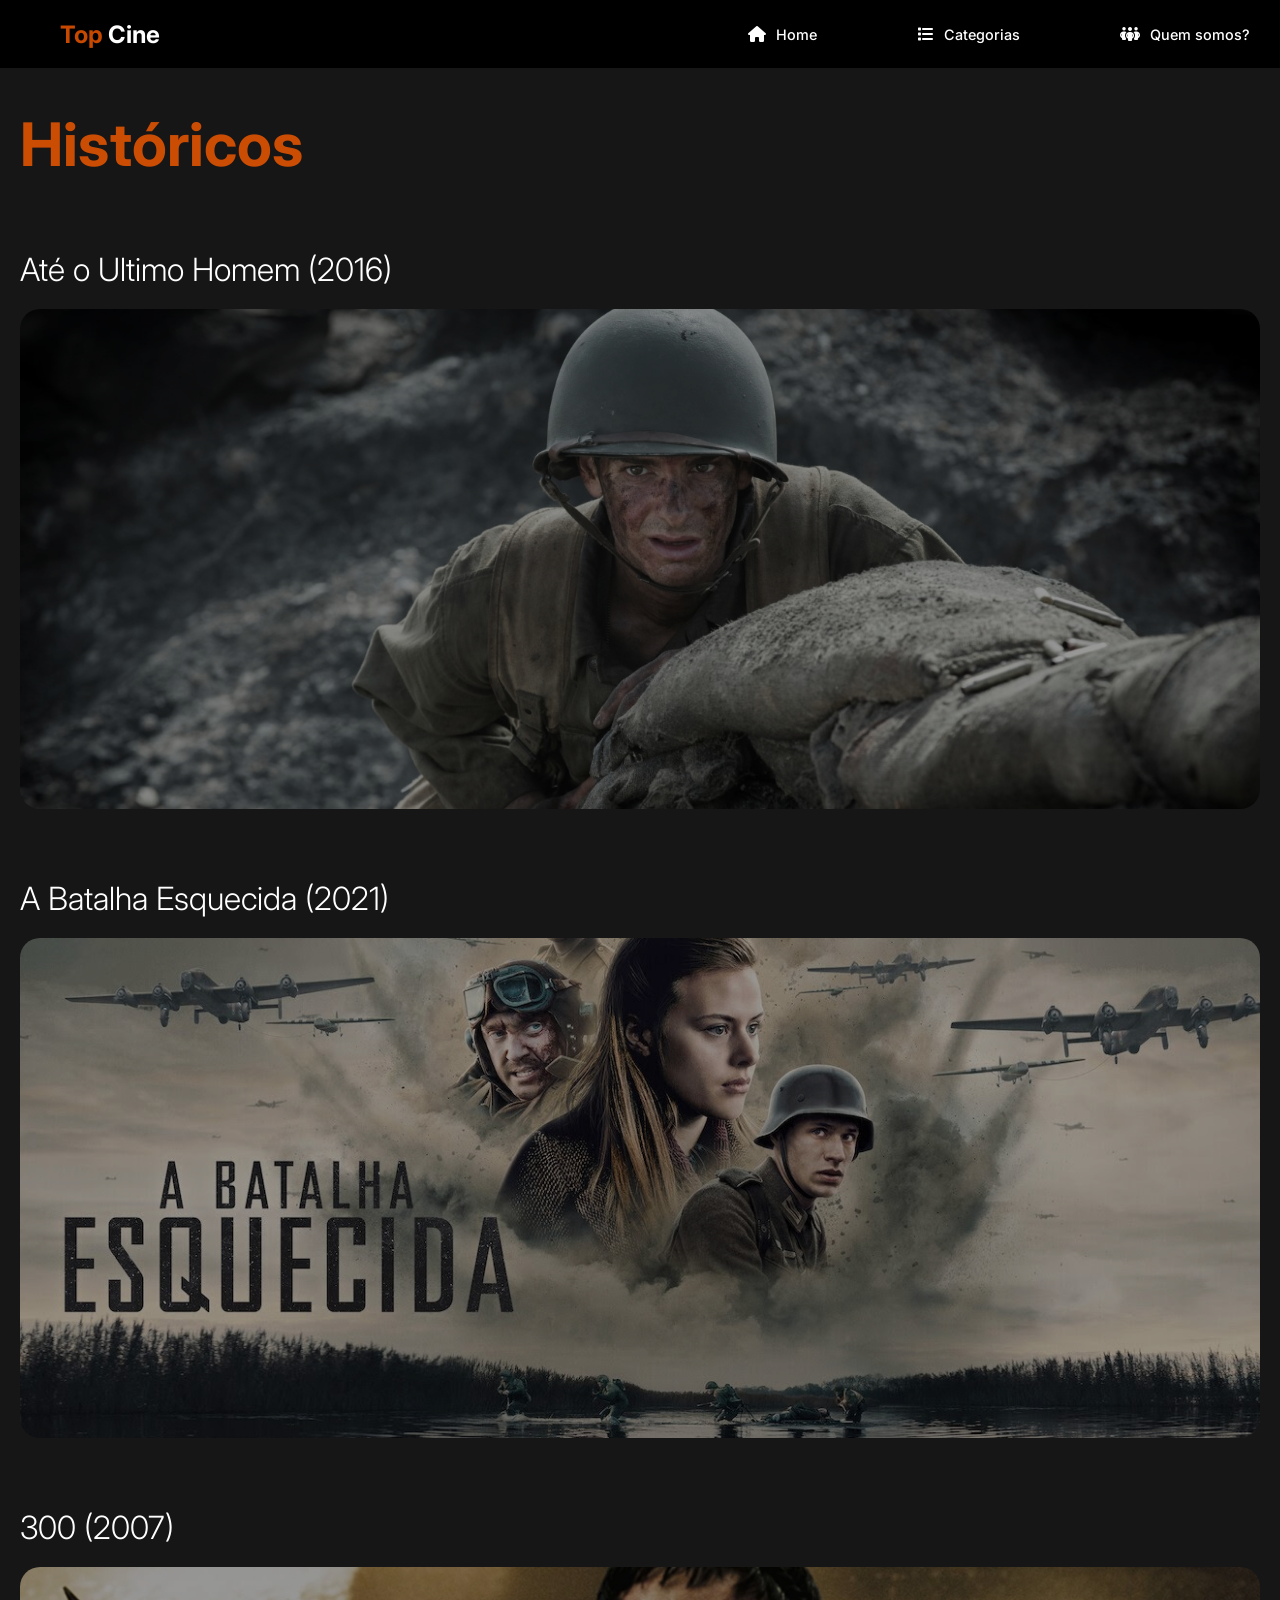
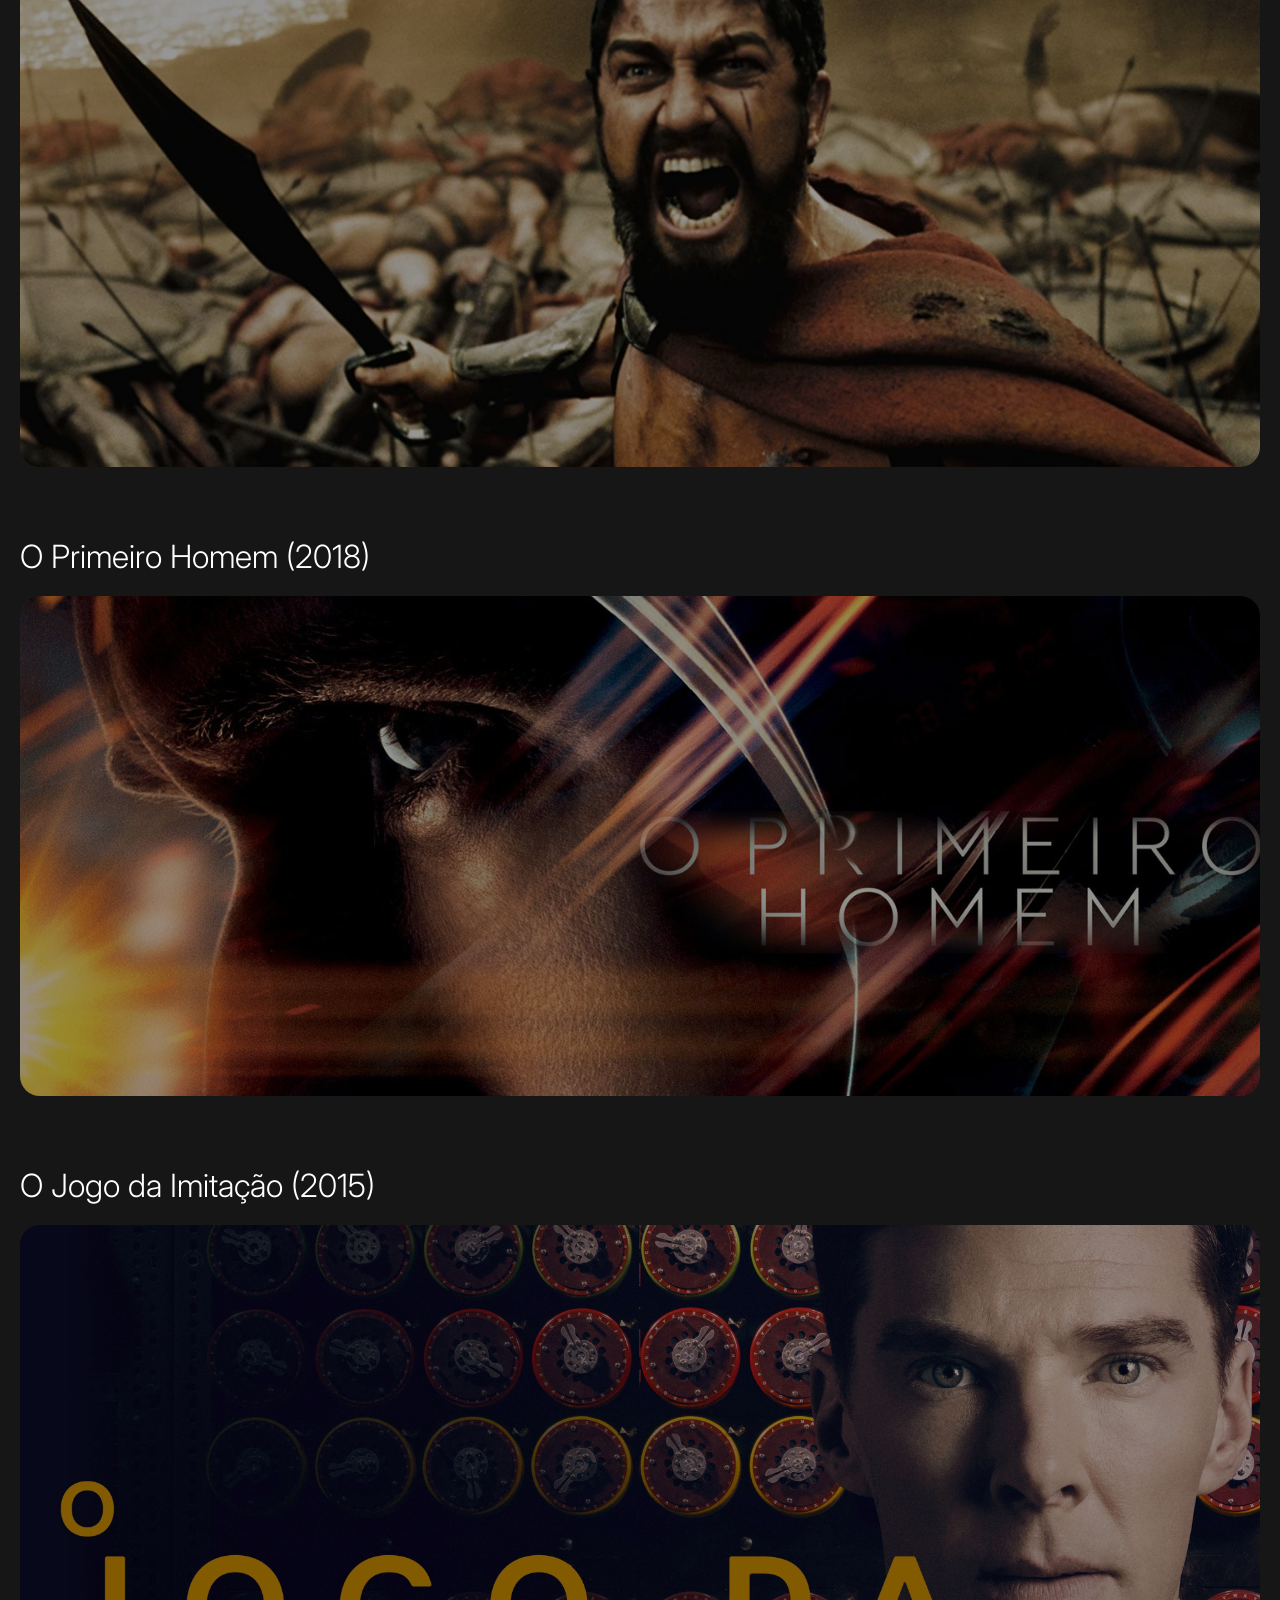
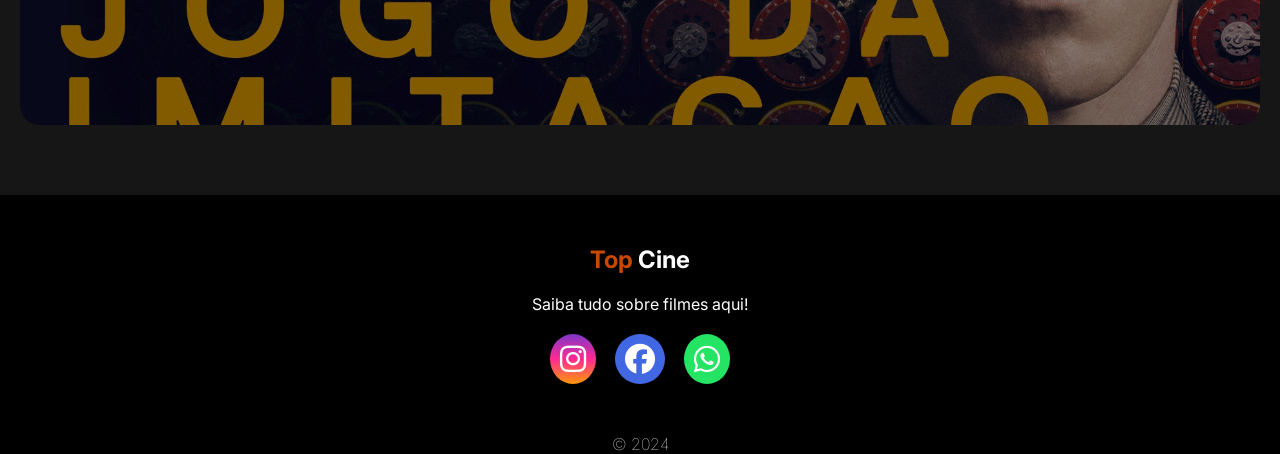
<file: PROA/TopCine-UC1/sub_paginas/categorias/categoria-historico.html>
<!DOCTYPE html>
<html lang="en">

<head>
    <meta charset="UTF-8">
    <meta name="viewport" content="width=device-width, initial-scale=1.0">
    <link rel="stylesheet" href="../../css/categoria.css">
    <link rel="stylesheet" href="../../css/rodape.css">
    <link rel="stylesheet" href="../../css/cabecalho.css">
    <link rel="stylesheet" href="https://cdnjs.cloudflare.com/ajax/libs/font-awesome/6.5.1/css/all.min.css"
        integrity="sha512-DTOQO9RWCH3ppGqcWaEA1BIZOC6xxalwEsw9c2QQeAIftl+Vegovlnee1c9QX4TctnWMn13TZye+giMm8e2LwA=="
        crossorigin="anonymous" referrerpolicy="no-referrer" />
    <title>Categoria Filmes históricos</title>
</head>

<body>

    <!-- cabecalho -->
    <header class="cabecalho">
        <div class="container-cabecalho">
            <a href="../../index.html">
                <div class="logo">
                    <h1 class="top-cine">Top <span>Cine</span></h1>
                </div>
            </a>

            <nav class="nav-link">
                <ul>
                    <li><i class="fa-solid fa-house" style="color: #ffffff;"></i><a href="../../index.html">Home</a></li>
                    <li><i class="fa-solid fa-list" style="color: #ffffff;"></i><a href="../../categorias.html">Categorias</a>
                    </li>
                    <li><i class="fa-solid fa-people-group" style="color: #ffffff;"></i><a href="../../quem-somos.html">Quem
                            somos?</a></li>
                </ul>
            </nav>
            <img id="menu-hamburguer" src="../../components/icons/menu.png" alt="menu hambúrguer">

        </div>

    </header>


    <main class="conteudo">
        <section class="section-1">


            <h1 class="titulo-1">Históricos</h1>
            <div class="container-posters">


                <div class="poster">
                    <a href="../filmes/historicos/ate_o_ultimo_homem.html">
                        <h1>Até o Ultimo Homem (2016)</h1>
                        <div class="card-poster">
                            <img src="../../components/images/filmes/historicos/Ate_Ultimo_Homem/banner.jpg" alt= ""class= "img-poster">
                        </div>
                    </a>
                </div>
                <div class="poster">
                    <h1>A Batalha Esquecida (2021)</h1>


                    <div class="card-poster">
                        <img src="../../components/images/filmes/historicos/a_batalha_esquecida/banner.jpg" alt="" class="img-poster">
                    </div>

                </div>

                <div class="poster">
                    <h1>300 (2007)</h1>
                    <div class="card-poster">
                        <img src="../../components/images/filmes/historicos/300/banner.jpg" alt="" class=" img-poster">
                    </div>

                </div>

                <div class="poster">
                    <h1>O Primeiro Homem (2018)</h1>
                    <div class="card-poster">
                        <img src="../../components/images/filmes/historicos/o_primeiro_homem/banner.jpg" alt="" class= "img-poster">
                    </div>

                </div>

                <div class="poster">
                    <h1>O Jogo da Imitação (2015)</h1>
                    <div class="card-poster">
                        <img src="../../components/images/filmes/historicos/o_jogo_da_imitacao/imitacao.jpg" alt="" class=" img-poster">
                    </div>

                </div>



            </div>
        </section>
    </main>

    <footer class="rodape">
        <div class="footer-content">
            <div class="footer-contatos">
                <h1 class="top-cine">Top <span>Cine</span></h1>

                <p>Saiba tudo sobre filmes aqui!</p>

                <div class="footer-redes">
                    <a href="#" class="instagram">
                        <i class="fa-brands fa-instagram"></i>
                    </a>

                    <a href="#" class="facebook">
                        <i class="fa-brands fa-facebook"></i>
                    </a>

                    <a href="#" class="whatsapp">
                        <i class="fa-brands fa-whatsapp"></i>
                    </a>
                </div>
            </div>
        </div>

        <div class="footer-comercial">
            &#169
            2024

        </div>
    </footer>

</body>

</html>
</file>
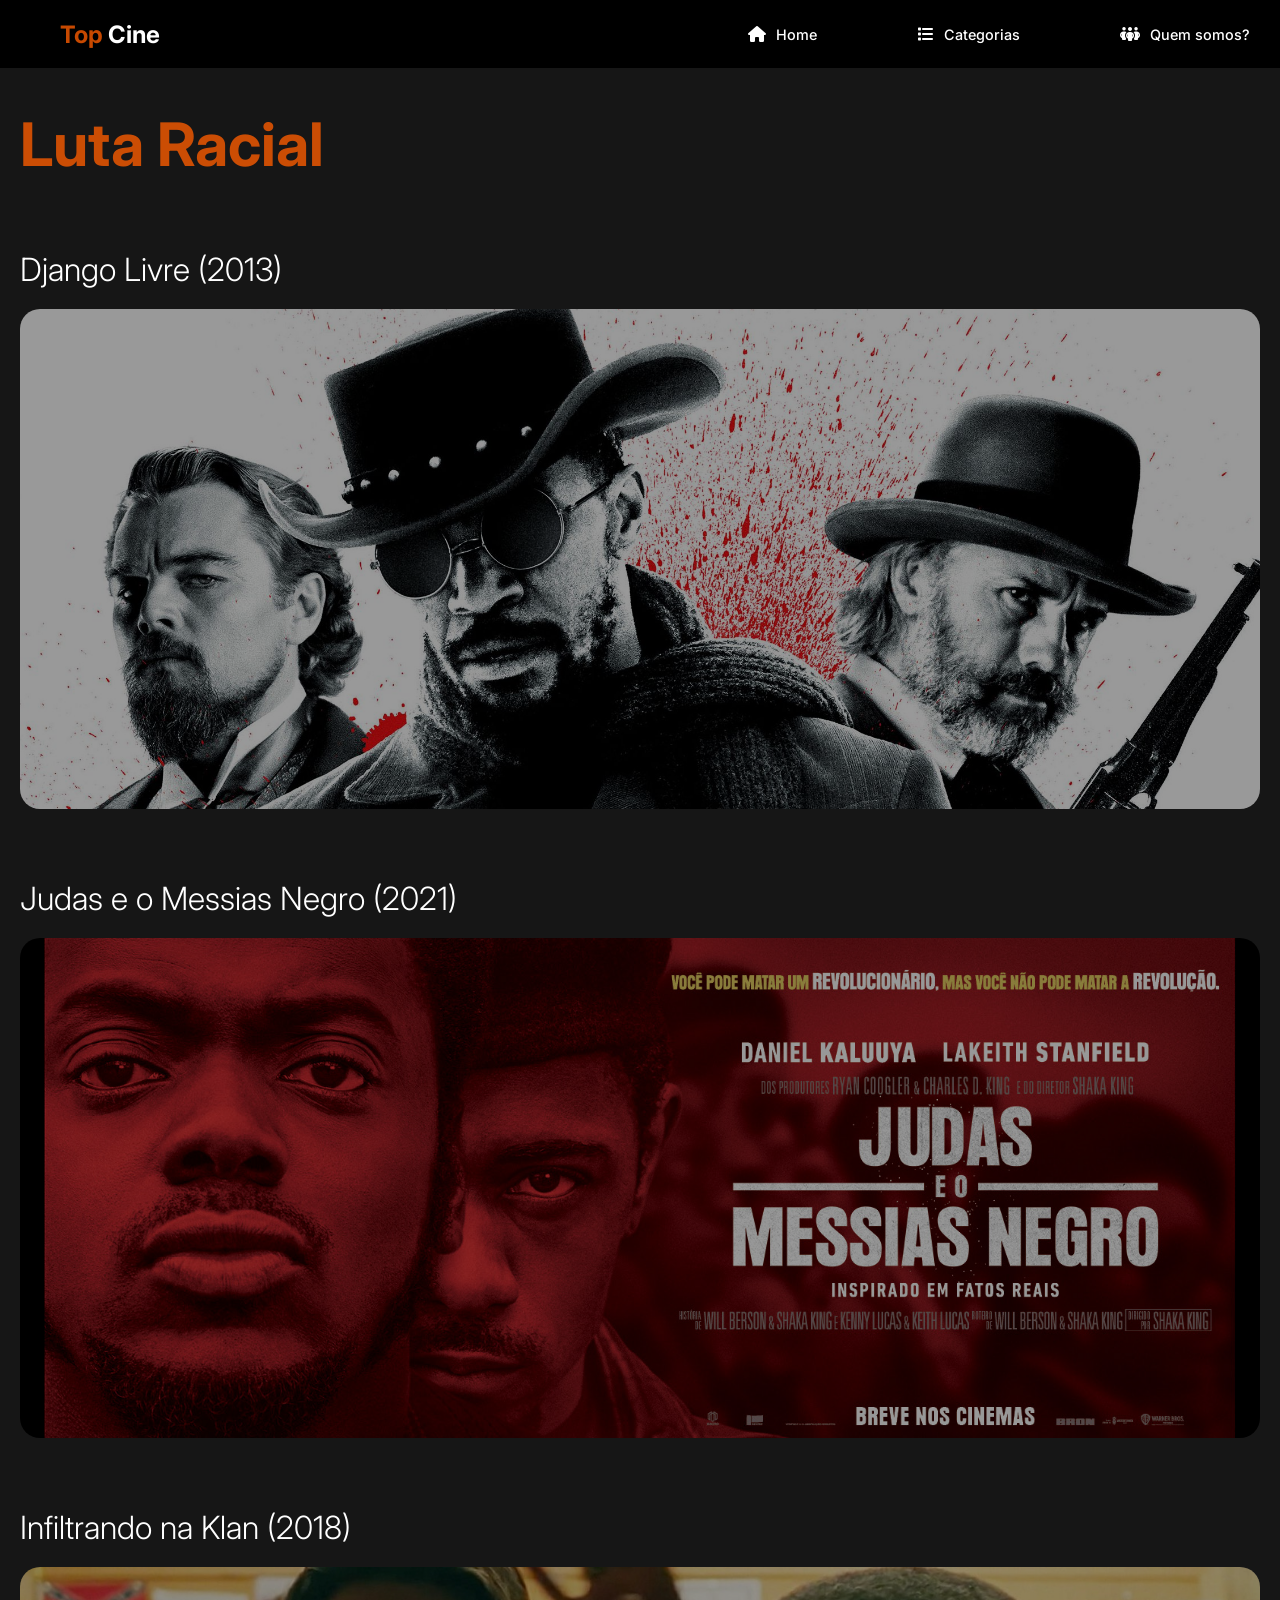
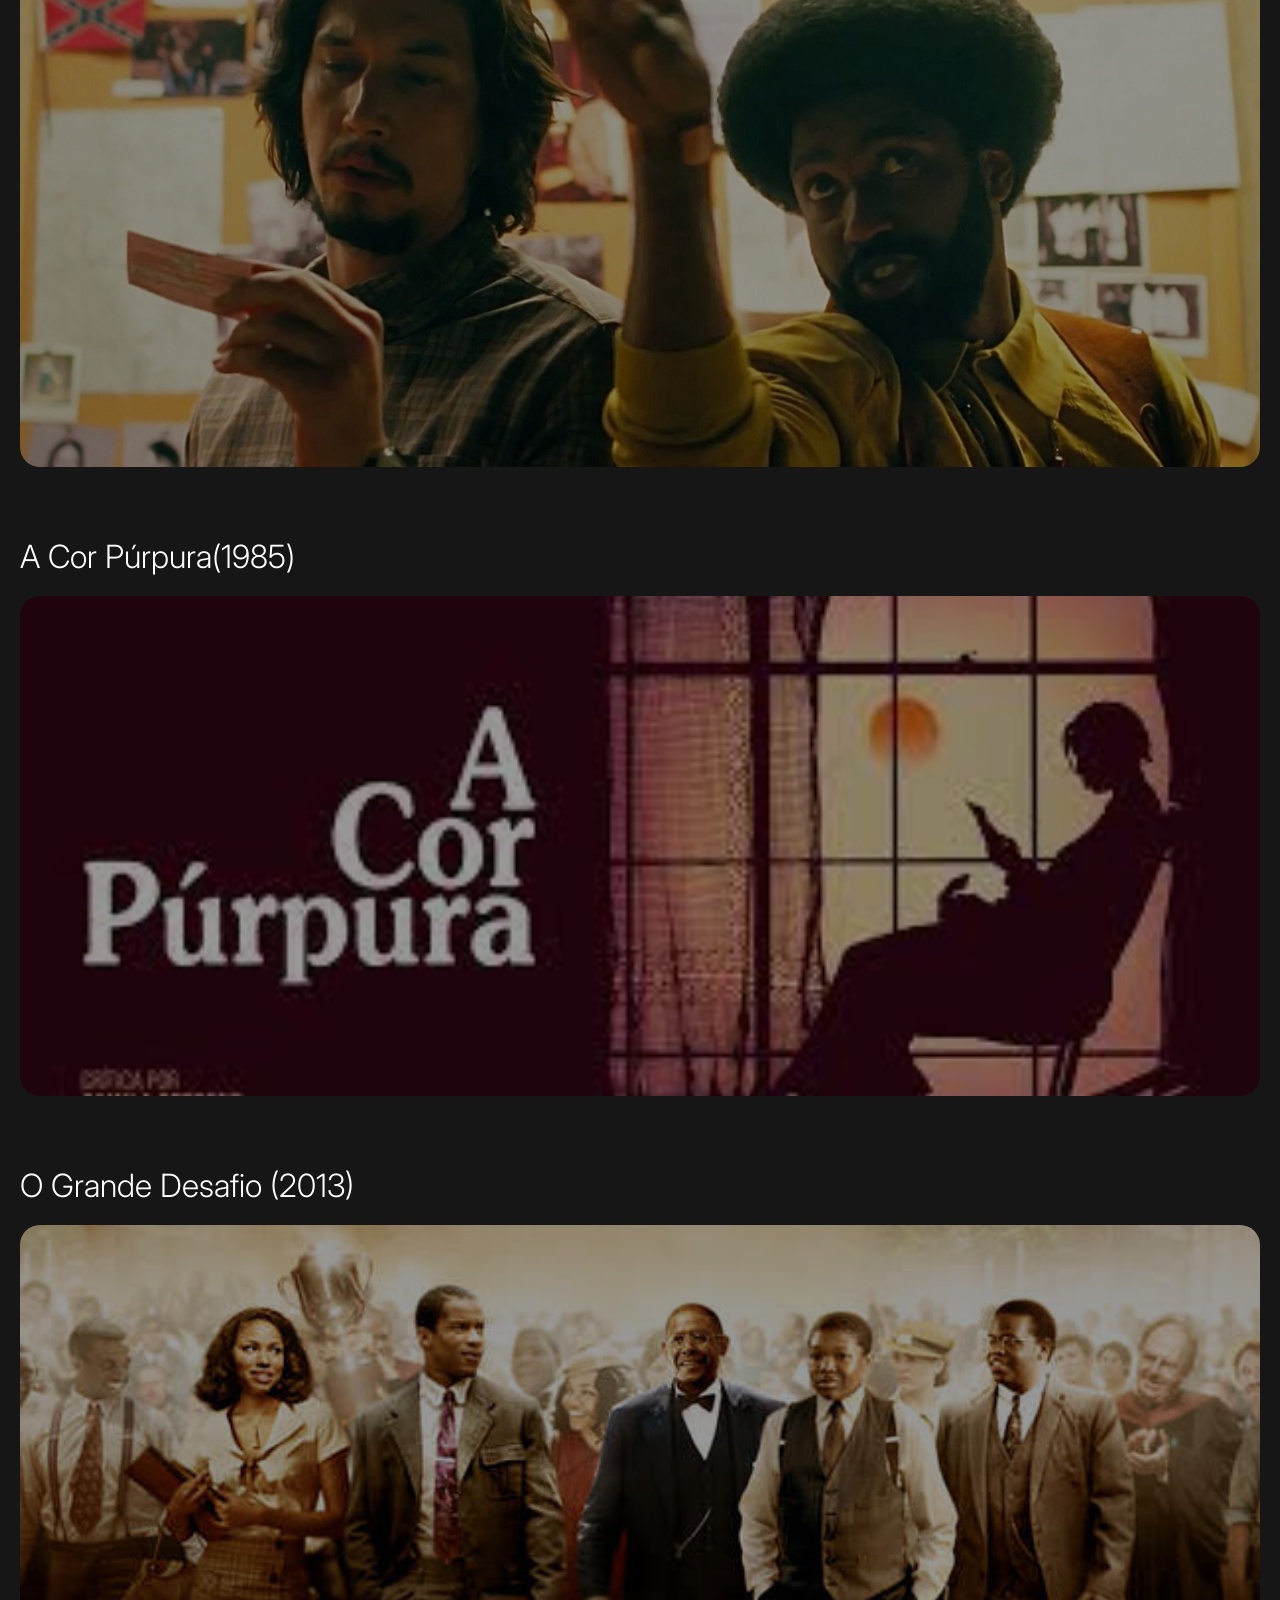
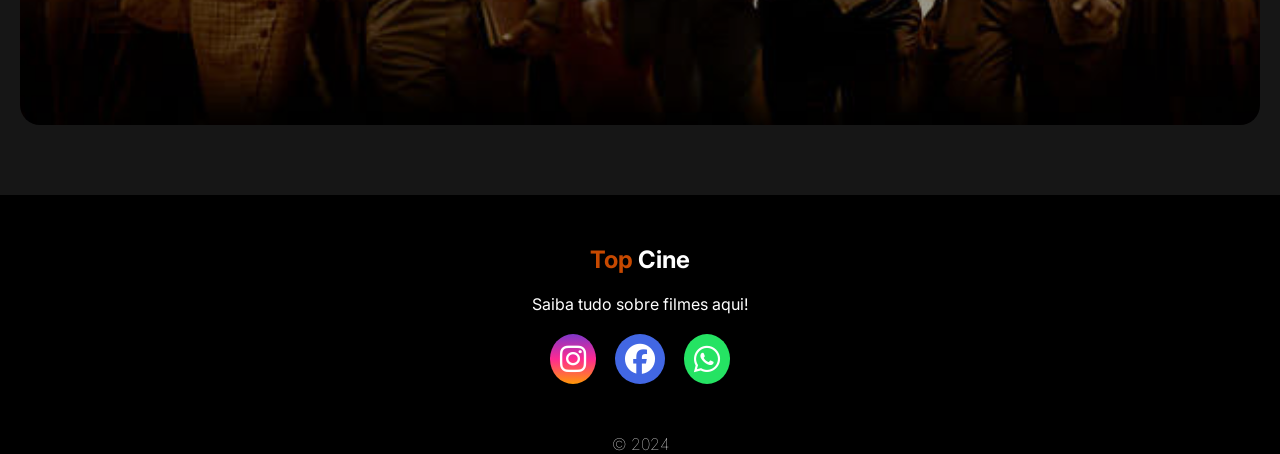
<file: PROA/TopCine-UC1/sub_paginas/categorias/categoria-luta-racial.html>
<!DOCTYPE html>
<html lang="en">

<head>
    <meta charset="UTF-8">
    <meta name="viewport" content="width=device-width, initial-scale=1.0">
    <link rel="stylesheet" href="../../css/categoria.css">
    <link rel="stylesheet" href="../../css/rodape.css">
    <link rel="stylesheet" href="../../css/cabecalho.css">
    <link rel="stylesheet" href="https://cdnjs.cloudflare.com/ajax/libs/font-awesome/6.5.1/css/all.min.css"
        integrity="sha512-DTOQO9RWCH3ppGqcWaEA1BIZOC6xxalwEsw9c2QQeAIftl+Vegovlnee1c9QX4TctnWMn13TZye+giMm8e2LwA=="
        crossorigin="anonymous" referrerpolicy="no-referrer" />
    <title>Categoria Luta Racial</title>
</head>

<body>

    <!-- cabecalho -->
    <header class="cabecalho">
        <div class="container-cabecalho">
            <a href="../../index.html">
                <div class="logo">
                    <h1 class="top-cine">Top <span>Cine</span></h1>
                </div>
            </a>

            <nav class="nav-link">
                <ul>
                    <li><i class="fa-solid fa-house" style="color: #ffffff;"></i><a href="../../index.html">Home</a></li>
                    <li><i class="fa-solid fa-list" style="color: #ffffff;"></i><a href="../../categorias.html">Categorias</a>
                    </li>
                    <li><i class="fa-solid fa-people-group" style="color: #ffffff;"></i><a href="../../quem-somos.html">Quem
                            somos?</a></li>
                </ul>
            </nav>
            <img id="menu-hamburguer" src="../../components/icons/menu.png" alt="menu hambúrguer">

        </div>

    </header>


    <main class="conteudo">
        <section class="section-1">


            <h1 class="titulo-1">Luta Racial</h1>
            <div class="container-posters">


                <div class="poster">
                    <a href="../filmes/luta-racial/Django Livre.html">
                        <h1>Django Livre (2013)</h1>
                        <div class="card-poster">
                            <img src="../../components/images/filmes/luta-racial/Django/banner.jpg" alt="" class= "img-poster">
                        </div>
                    </a>
                </div>

                <div class="poster">
                    <h1>Judas e o Messias Negro (2021)</h1>


                    <div class="card-poster">
                        <img src="../../components/images/filmes/luta-racial/judas_messias_negro/banner.jpg" alt="" class= "img-poster">
                    </div>

                </div>

                <div class="poster">
                    <h1>Infiltrando na Klan (2018)</h1>
                    <div class="card-poster">
                        <img src="../../components/images/filmes/luta-racial/infiltrado_klans/banner.jpg" alt="" class= "img-poster">
                    </div>
                </div>

                <div class="poster">
                    <h1>A Cor Púrpura(1985)</h1>
                    <div class="card-poster">
                        <img src="../../components/images/filmes/luta-racial/cor_purpura/banner.jpeg" alt="" class="img-poster">
                    </div>
                </div>

                <div class="poster">
                    <h1>O Grande Desafio (2013)</h1>
                    <div class="card-poster">
                        <img src="../../components/images/filmes/luta-racial/o_grande_desafio/banner.jpg" alt=""class=" img-poster">
                    </div>
                </div>

            </div>
        </section>
    </main>

    <footer class="rodape">
        <div class="footer-content">
            <div class="footer-contatos">
                <h1 class="top-cine">Top <span>Cine</span></h1>

                <p>Saiba tudo sobre filmes aqui!</p>

                <div class="footer-redes">
                    <a href="#" class="instagram">
                        <i class="fa-brands fa-instagram"></i>
                    </a>

                    <a href="#" class="facebook">
                        <i class="fa-brands fa-facebook"></i>
                    </a>

                    <a href="#" class="whatsapp">
                        <i class="fa-brands fa-whatsapp"></i>
                    </a>
                </div>
            </div>
        </div>

        <div class="footer-comercial">
            &#169
            2024

        </div>
    </footer>

</body>

</html>
</file>
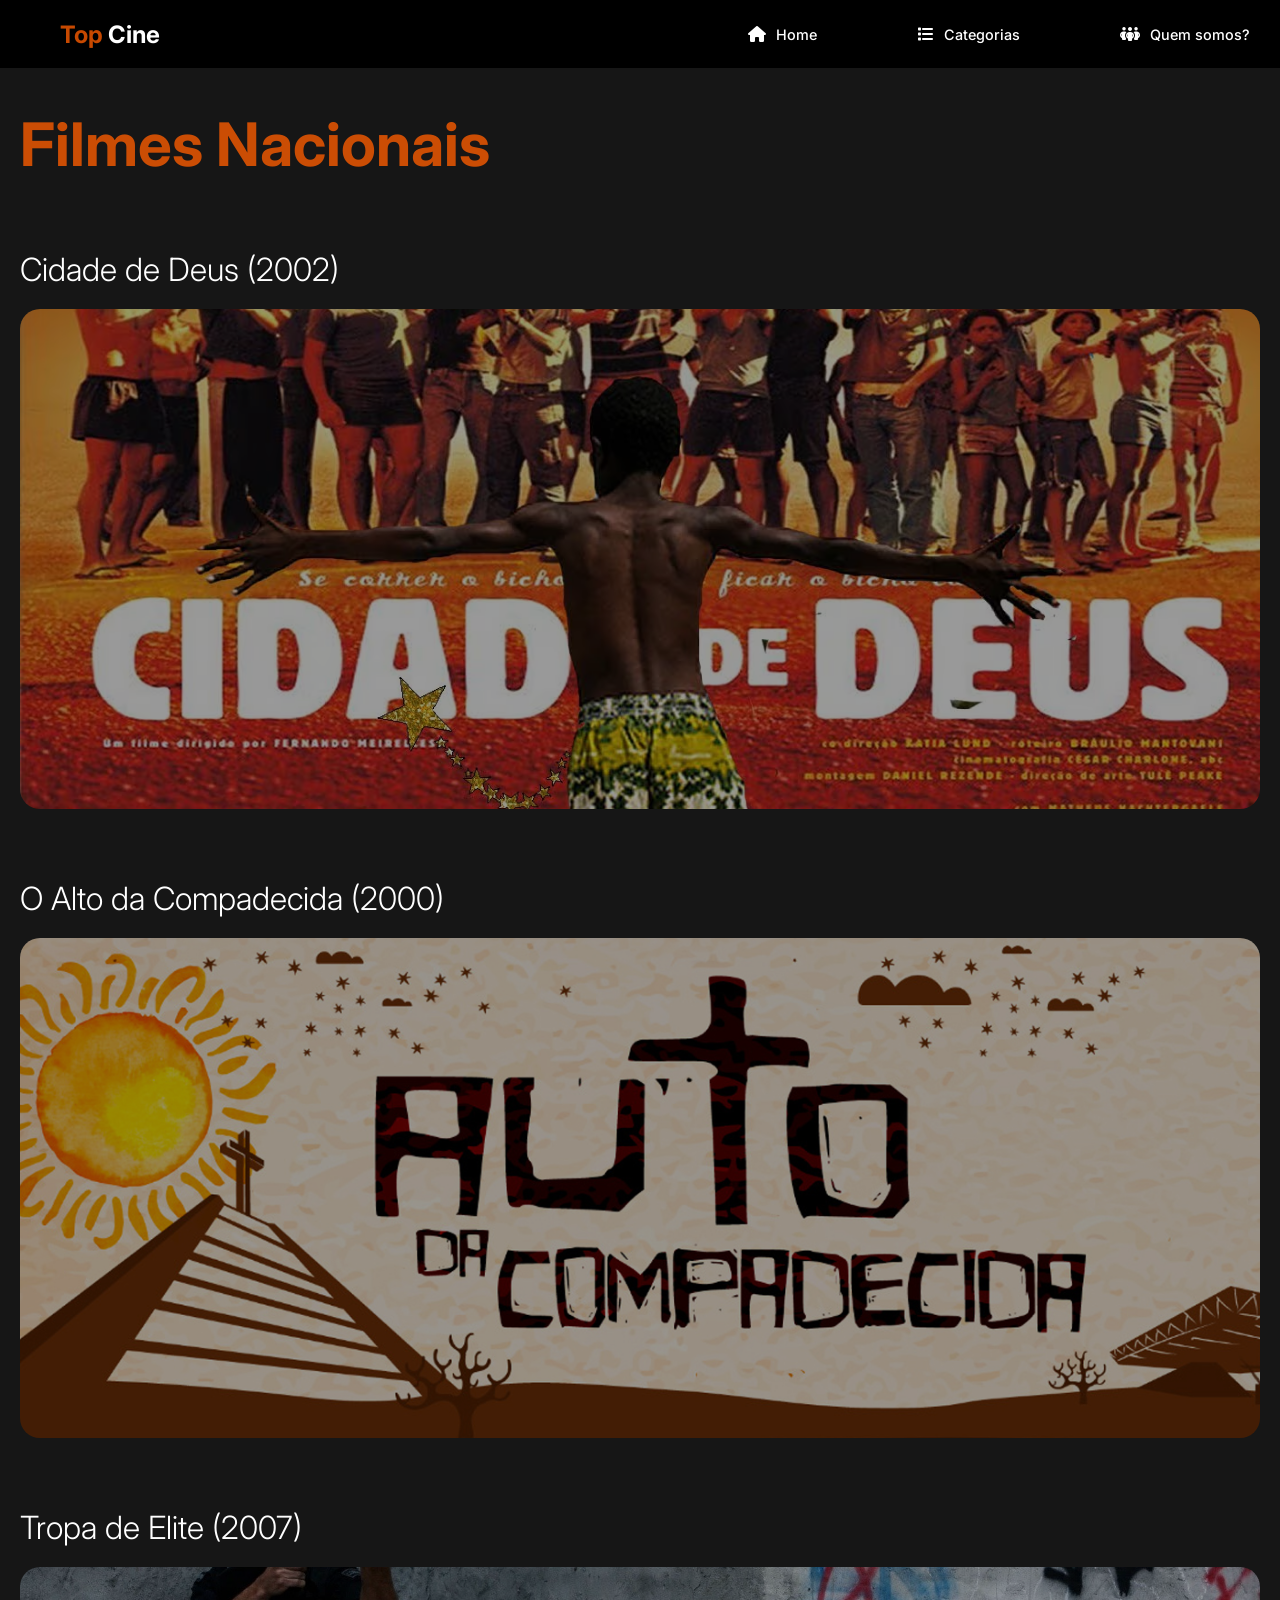
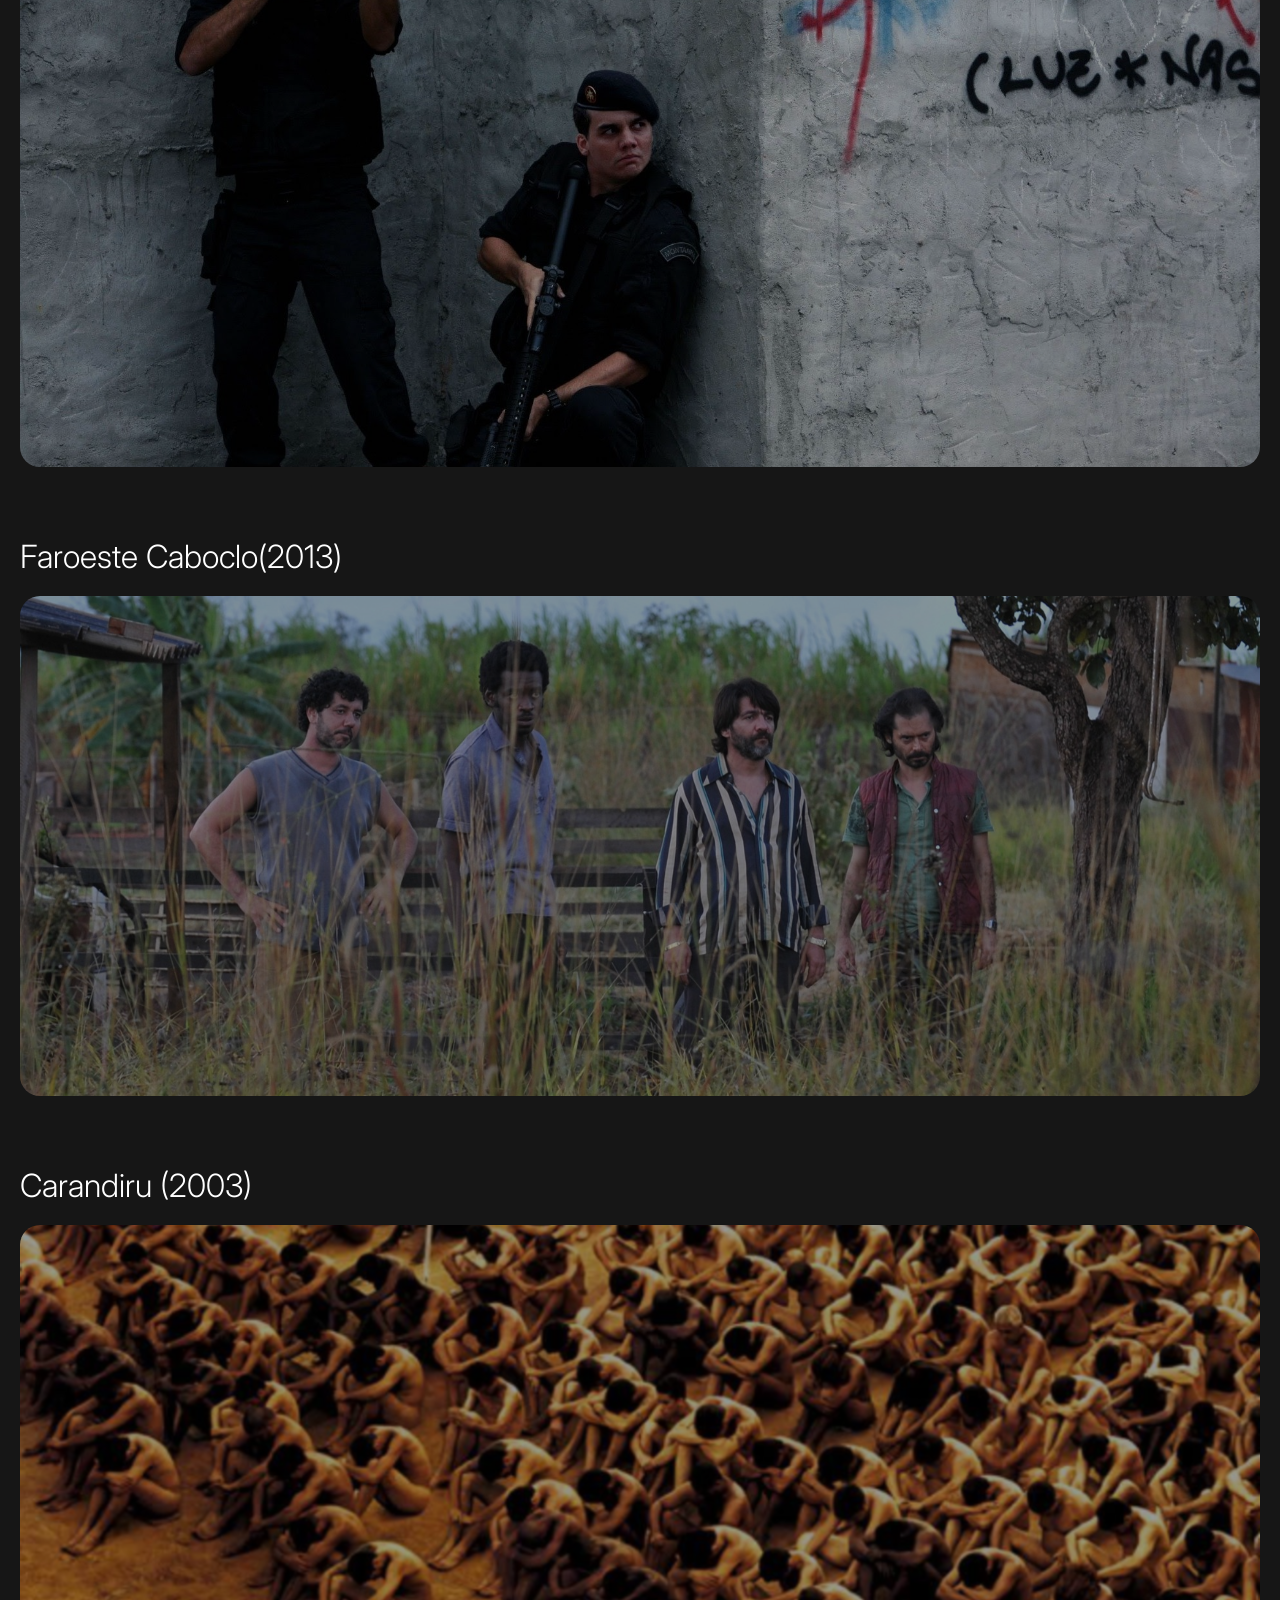
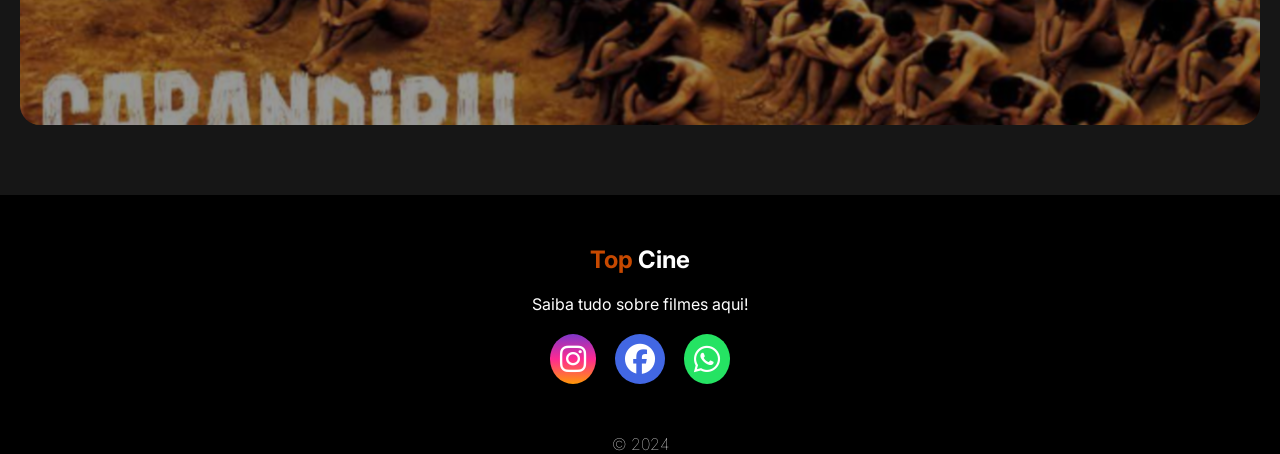
<file: PROA/TopCine-UC1/sub_paginas/categorias/categoria-nacionais.html>
<!DOCTYPE html>
<html lang="en">

<head>
    <meta charset="UTF-8">
    <meta name="viewport" content="width=device-width, initial-scale=1.0">
    <link rel="stylesheet" href="../../css/categoria.css">
    <link rel="stylesheet" href="../../css/rodape.css">
    <link rel="stylesheet" href="../../css/cabecalho.css">
    <link rel="stylesheet" href="https://cdnjs.cloudflare.com/ajax/libs/font-awesome/6.5.1/css/all.min.css"
        integrity="sha512-DTOQO9RWCH3ppGqcWaEA1BIZOC6xxalwEsw9c2QQeAIftl+Vegovlnee1c9QX4TctnWMn13TZye+giMm8e2LwA=="
        crossorigin="anonymous" referrerpolicy="no-referrer" />
    <title>Categoria Nacional</title>
</head>

<body>

    <!-- cabecalho -->
    <header class="cabecalho">
        <div class="container-cabecalho">
            <a href="../../index.html">
                <div class="logo">
                    <h1 class="top-cine">Top <span>Cine</span></h1>
                </div>
            </a>

            <nav class="nav-link">
                <ul>
                    <li><i class="fa-solid fa-house" style="color: #ffffff;"></i><a href="../../index.html">Home</a></li>
                    <li><i class="fa-solid fa-list" style="color: #ffffff;"></i><a href="../../categorias.html">Categorias</a>
                    </li>
                    <li><i class="fa-solid fa-people-group" style="color: #ffffff;"></i><a href="../../quem-somos.html">Quem
                            somos?</a></li>
                </ul>
            </nav>
            <img id="menu-hamburguer" src="../../components/icons/menu.png" alt="menu hambúrguer">

        </div>

    </header>


    <main class="conteudo">
        <section class="section-1">


            <h1 class="titulo-1">Filmes Nacionais</h1>
            <div class="container-posters">


                <div class="poster">
                    <a href="../filmes/nacionais/cidade_de_deus.html">
                        <h1>Cidade de Deus (2002)</h1>
                        <div class="card-poster">
                            <img src="../../components/images/filmes/nacionais/Cidade_Deus/banner.png" alt="" class=" img-poster">
                        </div>
                    </a>
                </div>

                <div class="poster">
                    <a href="../filmes/nacionais/auto_da_compadecida.html">
                    <h1>O Alto da Compadecida (2000)</h1>


                    <div class="card-poster">
                        <img src="../../components/images/filmes/nacionais/o_auto_da_compadecida/banner.jpg" alt="" class=" img-poster">
                    </div>
                </a>

                </div>


                <div class="poster">
                     <a href="../filmes/nacionais/tropa_de_elite.html">
                    <h1>Tropa de Elite (2007)</h1>
                    <div class="card-poster">
                        <img src="../../components/images/filmes/nacionais/tropa_de_elite/banner.jpg" alt="" class=" img-poster">
                    </div>
                </a>
                </div>

                
                <div class="poster">
                    <a href="../filmes/nacionais/faroeste_caboclo.html">
                    <h1>Faroeste Caboclo(2013)</h1>
                    <div class="card-poster">
                        <img src="../../components/images/filmes/nacionais/faroeste_caboco/banner.jpg" alt="" class=" img-poster">
                    </div>
                    </a>

                    
                </div>


                <div class="poster">
                    <h1>Carandiru (2003) </h1>
                    <div class="card-poster">
                        <img src="../../components/images/filmes/nacionais/carandiru/banner.png" alt="" class=" img-poster">
                    </div>
                </div>
            </div>
        </section>
    </main>

    <footer class="rodape">
        <div class="footer-content">
            <div class="footer-contatos">
                <h1 class="top-cine">Top <span>Cine</span></h1>

                <p>Saiba tudo sobre filmes aqui!</p>

                <div class="footer-redes">
                    <a href="#" class="instagram">
                        <i class="fa-brands fa-instagram"></i>
                    </a>

                    <a href="#" class="facebook">
                        <i class="fa-brands fa-facebook"></i>
                    </a>

                    <a href="#" class="whatsapp">
                        <i class="fa-brands fa-whatsapp"></i>
                    </a>
                </div>
            </div>
        </div>

        <div class="footer-comercial">
            &#169
            2024

        </div>
    </footer>

</body>

</html>
</file>
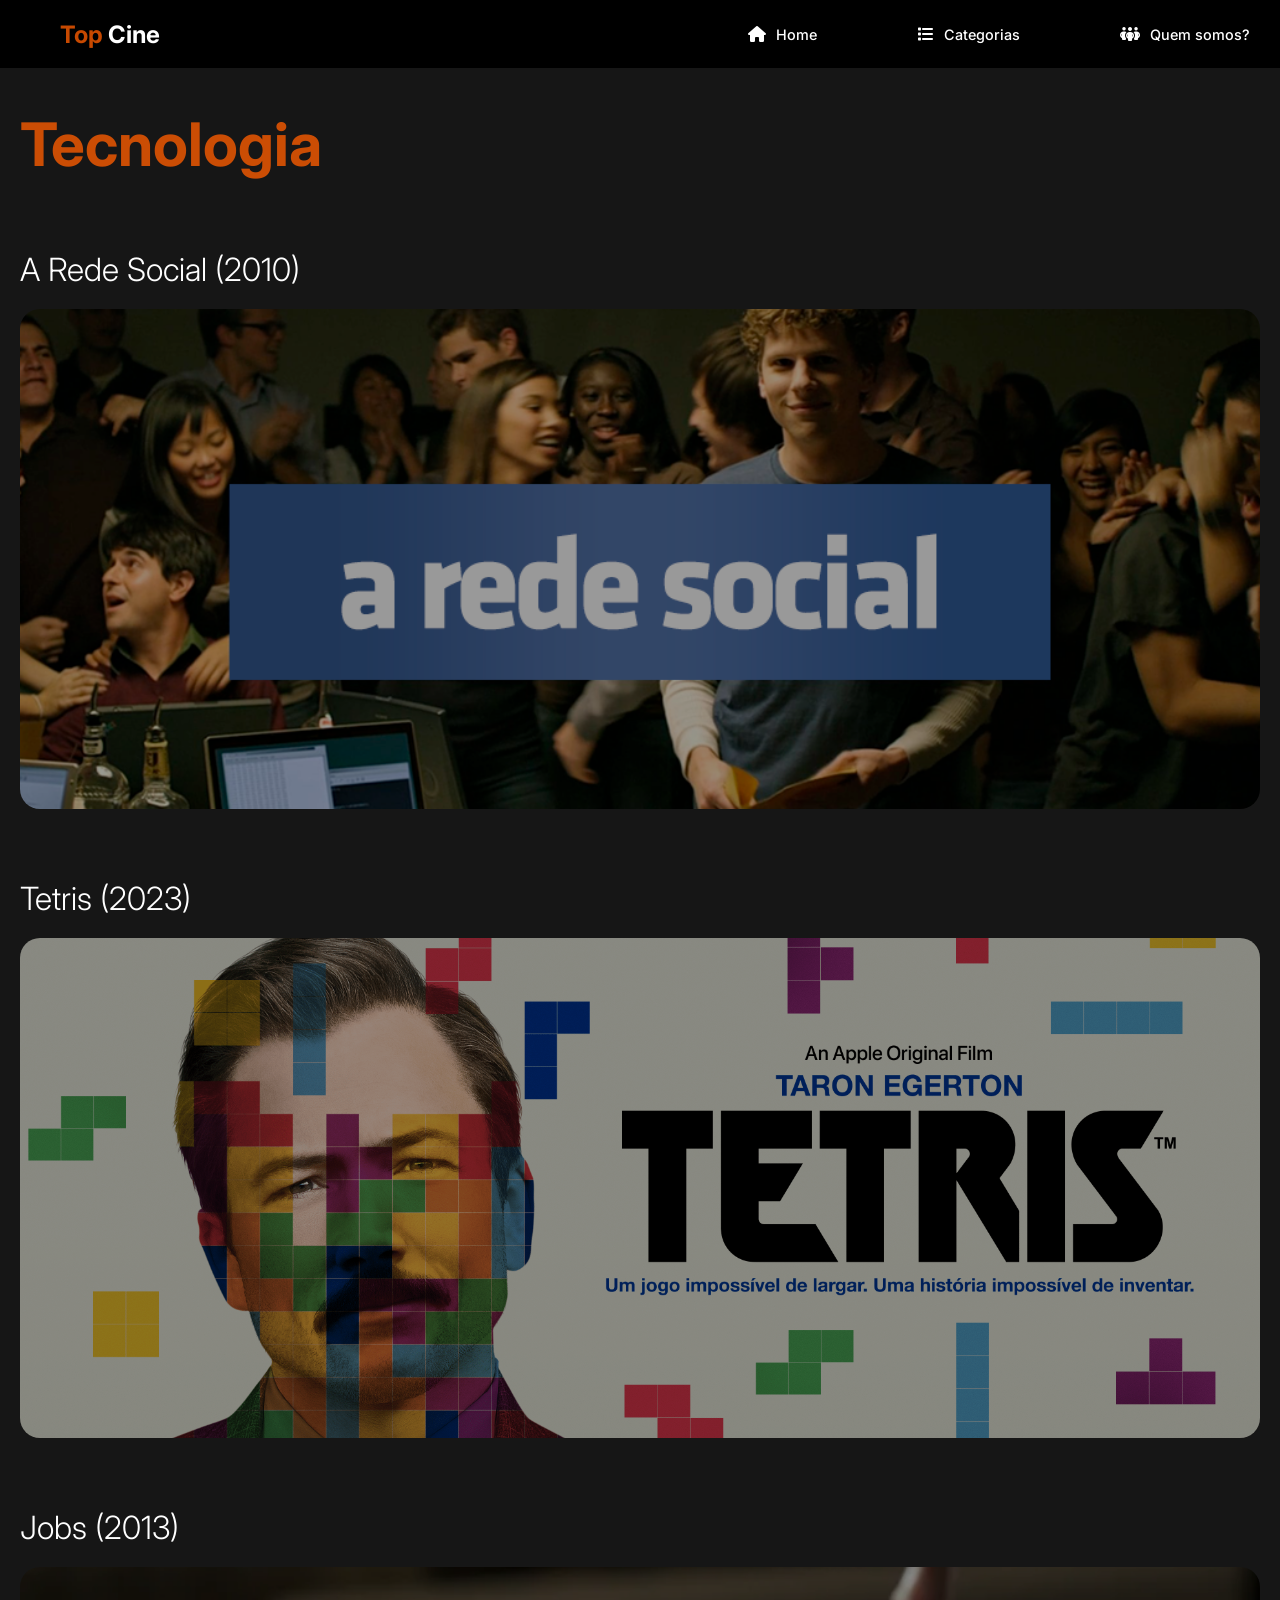
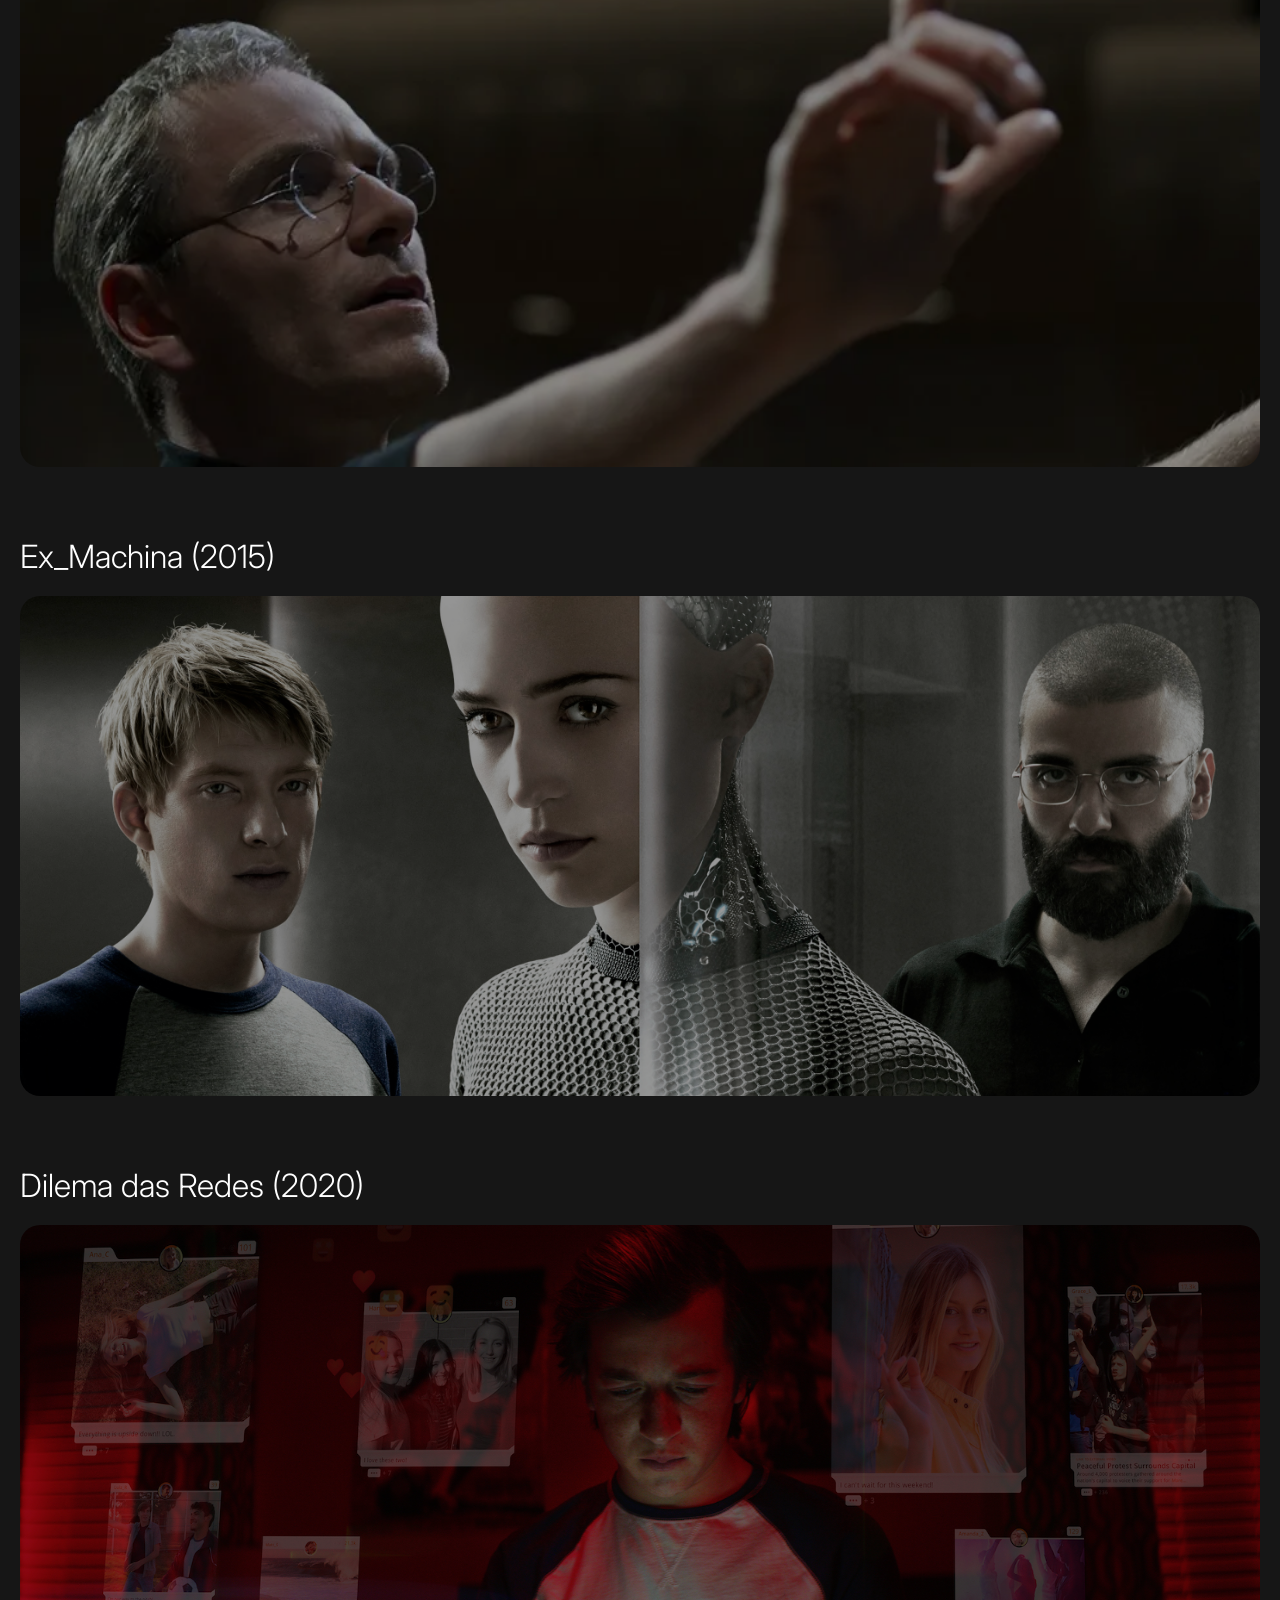
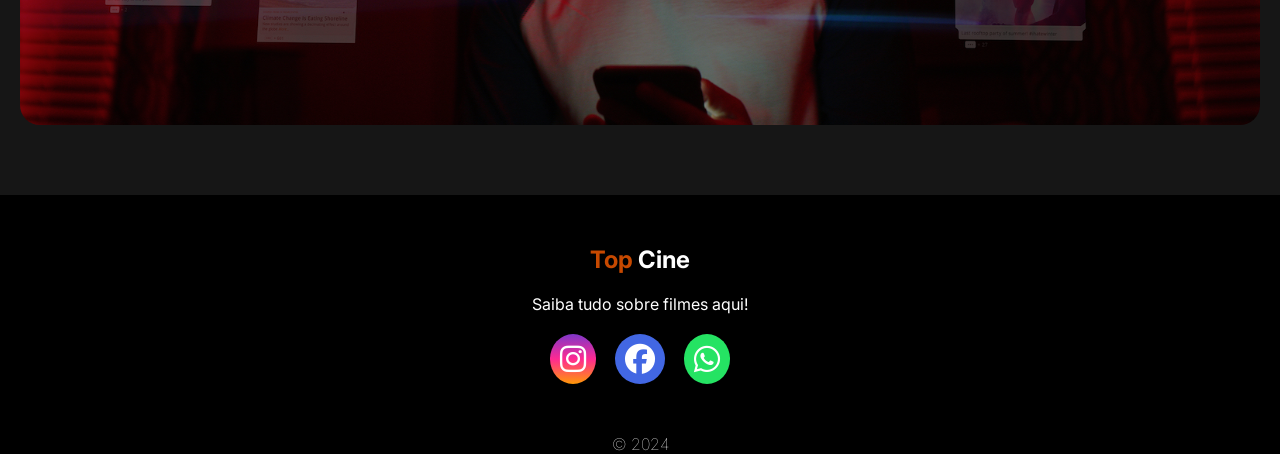
<file: PROA/TopCine-UC1/sub_paginas/categorias/categoria-tecnologia.html>
<!DOCTYPE html>
<html lang="en">

<head>
    <meta charset="UTF-8">
    <meta name="viewport" content="width=device-width, initial-scale=1.0">
    <link rel="stylesheet" href="../../css/categoria.css">
    <link rel="stylesheet" href="../../css/rodape.css">
    <link rel="stylesheet" href="../../css/cabecalho.css">
    <link rel="stylesheet" href="https://cdnjs.cloudflare.com/ajax/libs/font-awesome/6.5.1/css/all.min.css"
        integrity="sha512-DTOQO9RWCH3ppGqcWaEA1BIZOC6xxalwEsw9c2QQeAIftl+Vegovlnee1c9QX4TctnWMn13TZye+giMm8e2LwA=="
        crossorigin="anonymous" referrerpolicy="no-referrer" />
    <title>Categoria tecnologia</title>
</head>

<body>

    <!-- cabecalho -->
    <header class="cabecalho">
        <div class="container-cabecalho">
            <a href="../../index.html">
                <div class="logo">
                    <h1 class="top-cine">Top <span>Cine</span></h1>
                </div>
            </a>

            <nav class="nav-link">
                <ul>
                    <li><i class="fa-solid fa-house" style="color: #ffffff;"></i><a href="../../index.html">Home</a></li>
                    <li><i class="fa-solid fa-list" style="color: #ffffff;"></i><a href="../../categorias.html">Categorias</a>
                    </li>
                    <li><i class="fa-solid fa-people-group" style="color: #ffffff;"></i><a href="../../quem-somos.html">Quem
                            somos?</a></li>
                </ul>
            </nav>
            <img id="menu-hamburguer" src="../../components/icons/menu.png" alt="menu hambúrguer">

        </div>

    </header>


    <main class="conteudo">
        <section class="section-1">


            <h1 class="titulo-1">Tecnologia</h1>
            <div class="container-posters">


                <div class="poster">
                    <a href="../filmes/tecnologia/A_rede_social.html">
                        <h1>A Rede Social (2010)</h1>
                        <div class="card-poster">
                            <img src="../../components/images/filmes/tecnologia/A_Rede_Social/banner.png" alt=" class=" img-poster">
                        </div>
                    </a>
                </div>

                <div class="poster">
                    <a href="../filmes/tecnologia/Tetris.html">
                    <h1>Tetris (2023)</h1>
                    <div class="card-poster">
                        <img src="../../components/images/filmes/tecnologia/tetris/banner.png" alt=" class=" img-poster">
                    </div>
                </a>
                </div>

                <div class="poster">
                    <a href="../filmes/tecnologia/jobs.html">
                    <h1>Jobs (2013)</h1>
                    <div class="card-poster">
                        <img src="../../components/images/filmes/tecnologia/steve_jobs/banner.webp" alt=" class=" img-poster">
                    </div>
                </a>
                </div>

                <div class="poster">
                <a href="../filmes/tecnologia/exmachina.html">
                    <h1>Ex_Machina (2015)</h1>
                    <div class="card-poster">
                        <img src="../../components/images/filmes/tecnologia/ex_machine/banner.jpg" alt=" class=" img-poster">
                    </div>
                </a>
                </div>

                <div class="poster">
                    <a href="../filmes/tecnologia/dilema.html">
                    <h1>Dilema das Redes (2020)</h1>
                    <div class="card-poster">
                        <img src="../../components/images/filmes/tecnologia/o_dilema_das_redes_sociais/banner.jpg" alt=" class=" img-poster">
                    </div>
                </a>
                </div>

            </div>
        </section>
    </main>

    <footer class="rodape">
        <div class="footer-content">
            <div class="footer-contatos">
                <h1 class="top-cine">Top <span>Cine</span></h1>

                <p>Saiba tudo sobre filmes aqui!</p>

                <div class="footer-redes">
                    <a href="#" class="instagram">
                        <i class="fa-brands fa-instagram"></i>
                    </a>

                    <a href="#" class="facebook">
                        <i class="fa-brands fa-facebook"></i>
                    </a>

                    <a href="#" class="whatsapp">
                        <i class="fa-brands fa-whatsapp"></i>
                    </a>
                </div>
            </div>
        </div>

        <div class="footer-comercial">
            &#169
            2024

        </div>
    </footer>

</body>

</html>
</file>
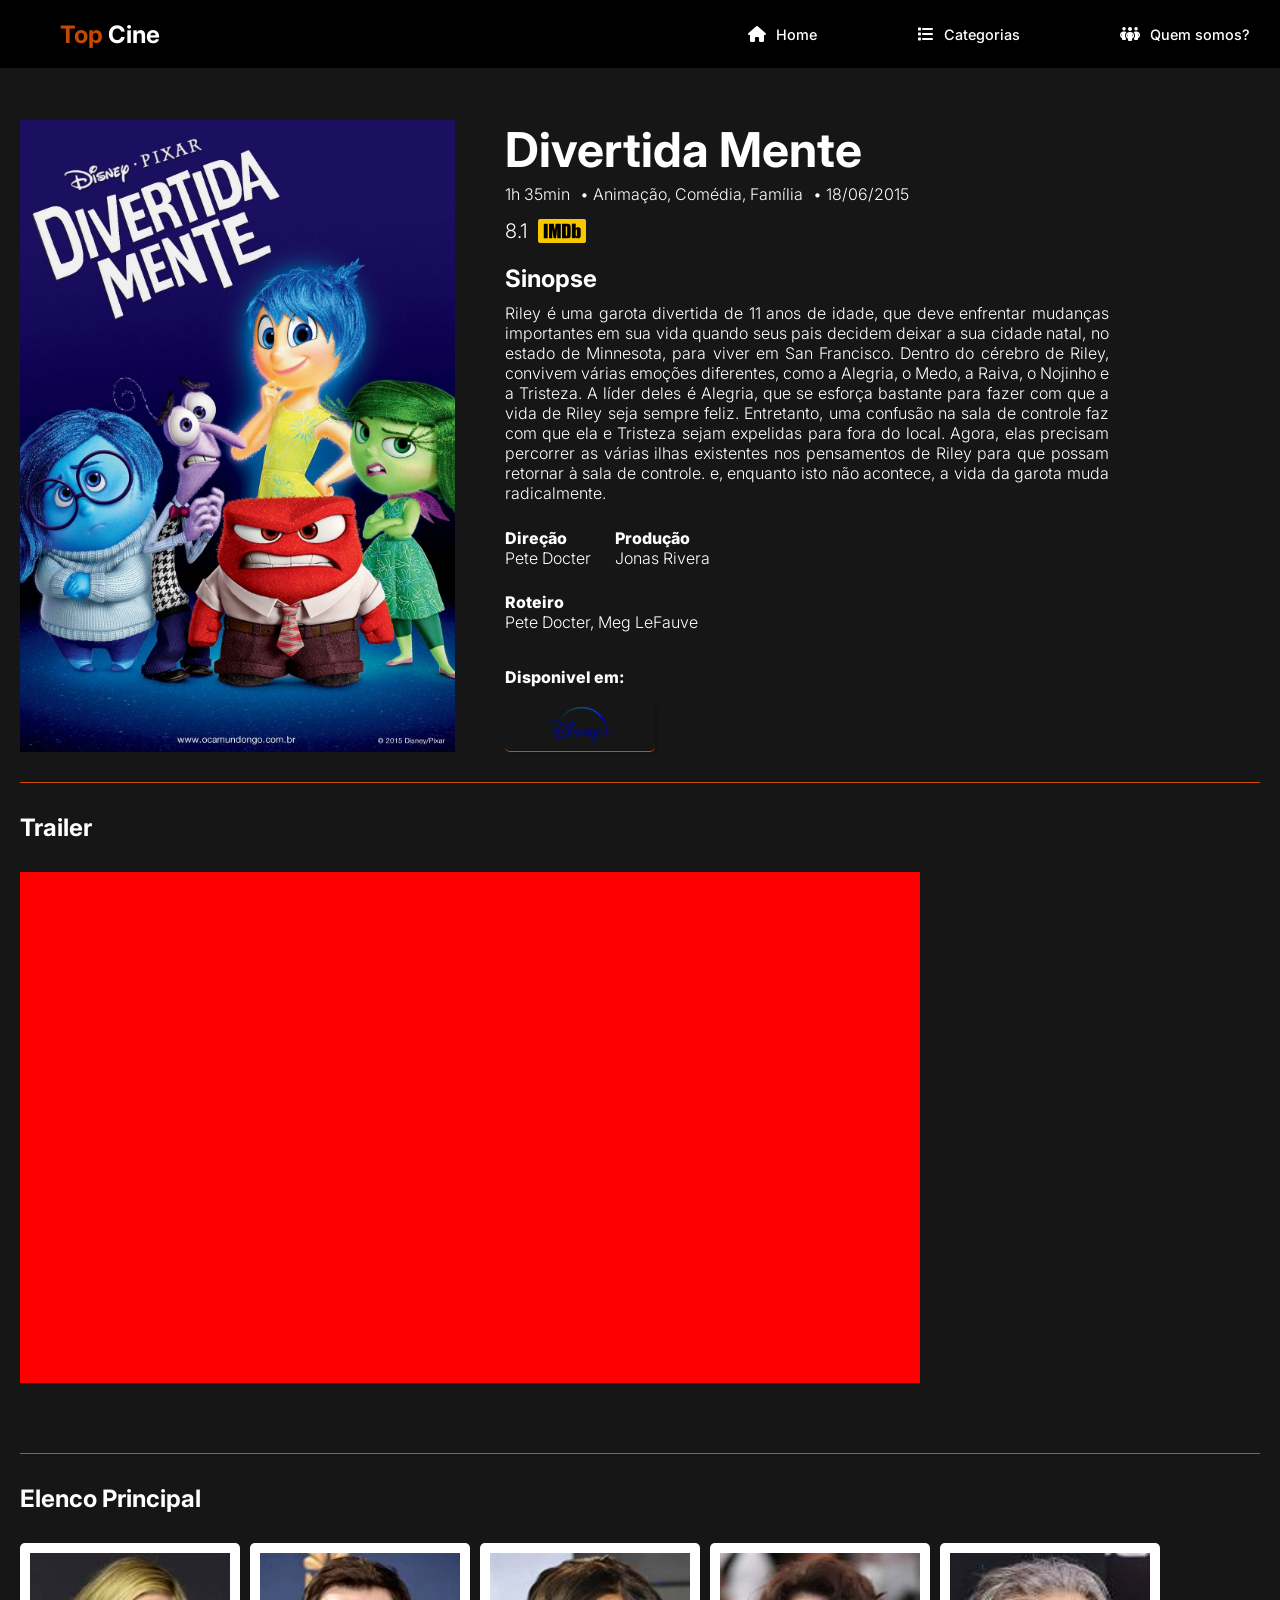
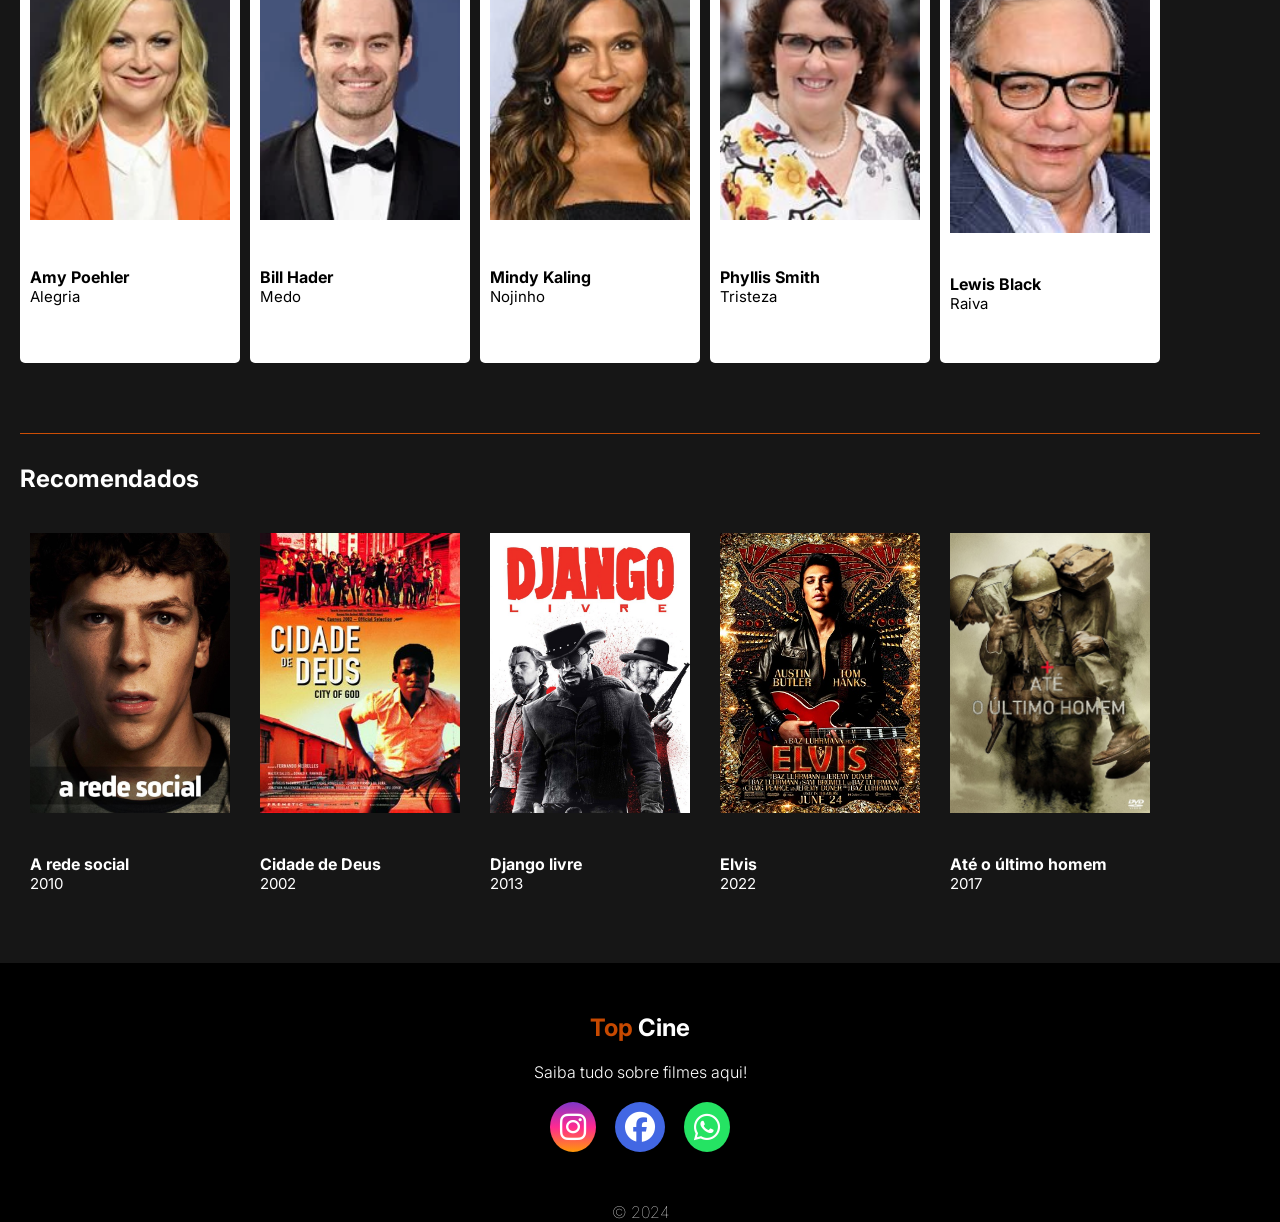
<file: PROA/TopCine-UC1/sub_paginas/filmes/animacao/divertidamente.html>
<!DOCTYPE html>
<html lang="en">

<head>
    <meta charset="UTF-8">
    <meta name="viewport" content="width=device-width, initial-scale=1.0">
    <link rel="stylesheet" href="../../../css/cards.css">
    <link rel="stylesheet" href="../../../css/filme.css">
    <link rel="stylesheet" href="../../../css/rodape.css">
    <link rel="stylesheet" href="../../../css/cabecalho.css">
    <link rel="stylesheet" href="https://cdnjs.cloudflare.com/ajax/libs/font-awesome/6.5.1/css/all.min.css"
        integrity="sha512-DTOQO9RWCH3ppGqcWaEA1BIZOC6xxalwEsw9c2QQeAIftl+Vegovlnee1c9QX4TctnWMn13TZye+giMm8e2LwA=="
        crossorigin="anonymous" referrerpolicy="no-referrer" />
    <title>Divertidamente</title>
</head>

<body>

    <!-- cabecalho -->
    <header class="cabecalho">
        <div class="container-cabecalho">
            <a href="../../../index.html">
                <div class="logo">
                    <h1 class="top-cine">Top <span>Cine</span></h1>
                </div>
            </a>

            <nav class="nav-link">
                <ul>
                    <li><i class="fa-solid fa-house" style="color: #ffffff;"></i><a href="../../../index.html">Home</a></li>
                    <li><i class="fa-solid fa-list" style="color: #ffffff;"></i><a href="../../../categorias.html">Categorias</a>
                    </li>
                    <li><i class="fa-solid fa-people-group" style="color: #ffffff;"></i><a href="../../../quem-somos.html">Quem
                            somos?</a></li>
                </ul>
            </nav>
            <img id="menu-hamburguer" src="../../../components/icons/menu.png" alt="menu hambúrguer">

        </div>

    </header>

    <main class="conteudo">
        <section class="section1-informacoes-gerais">

            <div class="container-poster">
                <img src="../../../components/images/filmes/animacao/divertidamente/poster.jpg" alt="Poster" class="img-poster">
            </div>

            <div class="informacoes-principais">
                <h1 class="titulo-1">Divertida Mente</h1>

                <div class="data-categoria">

                    <p>1h 35min </p>
                    <p>• Animação, Comédia, Família</p>
                    <p>• 18/06/2015</p>


                </div>

                <div class="avaliacao">
                    <h6>8.1</h6>
                    <img src="../../../components/icons/imdb-icon.png" alt="">
                </div>

                <div class="container-sinopse">
                    <h1 class="titulo-2">Sinopse
                        <p>Riley é uma garota divertida de 11 anos de idade, que deve enfrentar mudanças importantes em
                            sua vida quando seus pais decidem deixar a sua cidade natal, no estado de Minnesota, para
                            viver em San Francisco. Dentro do cérebro de Riley, convivem várias emoções diferentes, como
                            a Alegria, o Medo, a Raiva, o Nojinho e a Tristeza. A líder deles é Alegria, que se esforça
                            bastante para fazer com que a vida de Riley seja sempre feliz. Entretanto, uma confusão na
                            sala de controle faz com que ela e Tristeza sejam expelidas para fora do local. Agora, elas
                            precisam percorrer as várias ilhas existentes nos pensamentos de Riley para que possam
                            retornar à sala de controle. e, enquanto isto não acontece, a vida da garota muda
                            radicalmente.</p>
                </div>

                <div class="producao">
                    <div class="container-producao">

                        <div class="elenco-item">
                            <h1 class="titulo-3">Direção</h1>
                            <p>Pete Docter </p>
                        </div>

                        <!-- <div class="elenco-item">
                            <h1 class="titulo-3">Figurino e maquiagem</h1>
                            <p>Costume & Make-Up</p>
                        </div> -->


                        <div class="elenco-item">
                            <h1 class="titulo-3">Produção</h1>
                            <p>Jonas Rivera</p>
                        </div>

                        <div class="elenco-item">
                            <h1 class="titulo-3">Roteiro</h1>
                            <p>Pete Docter, Meg LeFauve</p>
                        </div>

                    </div>


                </div>

                <div class="container-plataformas">
                    <h1 class="titulo-3">Disponivel em:</h1>
                </div>

                <div class="container-btn">
                    <a href="https://www.disneyplus.com/pt-br/movies/divertida-mente/uzQ2ycVDi2IE" target="_blank">
                        <button class="btn-plataforma"><img src="../../../components/streamings/Disney+_logo.svg.png" alt="ícone disney plus"
                                class="icon-plataforma-disney">
                        </button>
                    </a>
                    <!-- <button class="btn-plataforma"><img src="imagens/hbo.png" alt="ícone hbo" class="icon-plataforma">
                    </button>
                    <button class="btn-plataforma"><img src="imagens/Netflix-Logo.png" alt="ícone netflix"
                            class="icon-plataforma"></button>
                    <button class="btn-plataforma"><img src="imagens/prime-logo.png" alt="ícone amazon"
                            class="icon-plataforma-amazon"></button> -->
                </div>
            </div>
        </section>


        <!-- Section Trailer  -->


        <section class="section2-trailer">
            <h1 class="titulo-section">Trailer</h1>
            <div class="container-trailer">
                <iframe width="560" height="315" src="https://www.youtube.com/embed/ukQeR3zYncw?si=HsNwQ0XaXAxmAKRn"
                    title="YouTube video player" frameborder="0"
                    allow="accelerometer; autoplay; clipboard-write; encrypted-media; gyroscope; picture-in-picture; web-share"
                    allowfullscreen></iframe>
            </div>
        </section>

        <!-- Section Elenco -->

        <section class="section3-elenco">
            <h1 class="titulo-section">Elenco Principal</h1>
            <div class="container-elenco">

                <div class="card-ator">
                    <div class="container-img-ator">
                        <img src="../../../components/images/filmes/animacao/divertidamente/atores/alegria.webp" alt="Ator" class="img-ator">
                    </div>

                    <div class="nome-ator">
                        <h1 class="titulo-negrito">Amy Poehler</h1>
                        <h2 class="subtitulo">Alegria</h2>
                    </div>
                </div>

                <div class="card-ator">
                    <div class="container-img-ator">
                        <img src="../../../components/images/filmes/animacao/divertidamente/atores/medo.webp" alt="Ator" class="img-ator">
                    </div>

                    <div class="nome-ator">
                        <h1 class="titulo-negrito">Bill Hader</h1>
                        <h2 class="subtitulo">Medo</h2>
                    </div>
                </div>

                <div class="card-ator">
                    <div class="container-img-ator">
                        <img src="../../../components/images/filmes/animacao/divertidamente/atores/nojo.webp" alt="Ator" class="img-ator">
                    </div>

                    <div class="nome-ator">
                        <h1 class="titulo-negrito">Mindy Kaling</h1>
                        <h2 class="subtitulo">Nojinho</h2>
                    </div>
                </div>

                <div class="card-ator">
                    <div class="container-img-ator">
                        <img src="../../../components/images/filmes/animacao/divertidamente/atores/tristeza.jpg" alt="Ator" class="img-ator">
                    </div>

                    <div class="nome-ator">
                        <h1 class="titulo-negrito">Phyllis Smith </h1>
                        <h2 class="subtitulo">Tristeza</h2>
                    </div>
                </div>

                <div class="card-ator">
                    <div class="container-img-ator">
                        <img src="../../../components/images/filmes/animacao/divertidamente/atores/raiva.jpeg" alt="Ator" class="img-ator">
                    </div>

                    <div class="nome-ator">
                        <h1 class="titulo-negrito">Lewis Black</h1>
                        <h2 class="subtitulo">Raiva</h2>
                    </div>
                </div>
            </div>
        </section>
        <!-- relacionados -->

        <section class="section4-recomendados">
            <div class="titulo-recomendacao">
                <h1 class="titulo-section">Recomendados</h1>
            </div>


            <div class="container-recomendacao">

                <a href="../tecnologia/A_rede_social.html">
                    <div class="card-filme">
                        <div class="container-img-filme">
                            <img src="../../../components/images/filmes/tecnologia/A_Rede_Social/poster.jpg" alt="filme" class="img-filme">
                        </div>
                        <div class="nome-filme">
                            <h1 class="titulo-negrito"> A rede social
                            </h1>
                            <h2 class="subtitulo">2010</h2>
                        </div>
                    </div>
                </a>

                <a href="../nacionais/cidade_de_deus.html">
                    <div class="card-filme">
                        <div class="container-img-filme">
                            <img src="../../../components/images/filmes/nacionais/Cidade_Deus/poster.webp" alt="filme" class="img-filme">
                        </div>
                        <div class="nome-filme">
                            <h1 class="titulo-negrito">Cidade de Deus
                            </h1>
                            <h2 class="subtitulo">2002</h2>
                        </div>
                    </div>
                </a>

                <a href="../luta-racial/Django Livre.html">
                    <div class="card-filme">
                        <div class="container-img-filme">
                            <img src="../../../components/images/filmes/luta-racial/Django/poster.jpg" alt="filme" class="img-filme">
                        </div>
                        <div class="nome-filme">
                            <h1 class="titulo-negrito">Django livre
                            </h1>
                            <h2 class="subtitulo">2013</h2>
                        </div>
                    </div>
                </a>

                <a href="../biografia/elvis.html">
                    <div class="card-filme">
                        <div class="container-img-filme">
                            <img src="../../../components/images/filmes/biografia/elvis/poster.jpg" alt="filme" class="img-filme">
                        </div>
                        <div class="nome-filme">
                            <h1 class="titulo-negrito">Elvis
                            </h1>
                            <h2 class="subtitulo">2022</h2>
                        </div>
                    </div>
                </a>

                <a href="../historicos/ate_o_ultimo_homem.html">
                    <div class="card-filme">
                        <div class="container-img-filme">
                            <img src="../../../components/images/filmes/historicos/Ate_Ultimo_Homem/poster.jpg" alt="filme" class="img-filme">
                        </div>
                        <div class="nome-filme">
                            <h1 class="titulo-negrito">Até o último homem
                            </h1>
                            <h2 class="subtitulo">2017</h2>
                        </div>
                    </div>
                </a>


               
            </div>
        </section>

    </main>

    <footer class="rodape">
        <div class="footer-content">
            <div class="footer-contatos">
                <h1 class="top-cine">Top <span>Cine</span></h1>

                <p>Saiba tudo sobre filmes aqui!</p>

                <div class="footer-redes">
                    <a href="#" class="instagram">
                        <i class="fa-brands fa-instagram"></i>
                    </a>

                    <a href="#" class="facebook">
                        <i class="fa-brands fa-facebook"></i>
                    </a>

                    <a href="#" class="whatsapp">
                        <i class="fa-brands fa-whatsapp"></i>
                    </a>
                </div>
            </div>
        </div>

        <div class="footer-comercial">
            &#169
            2024

        </div>
    </footer>

</body>

</html>
</file>
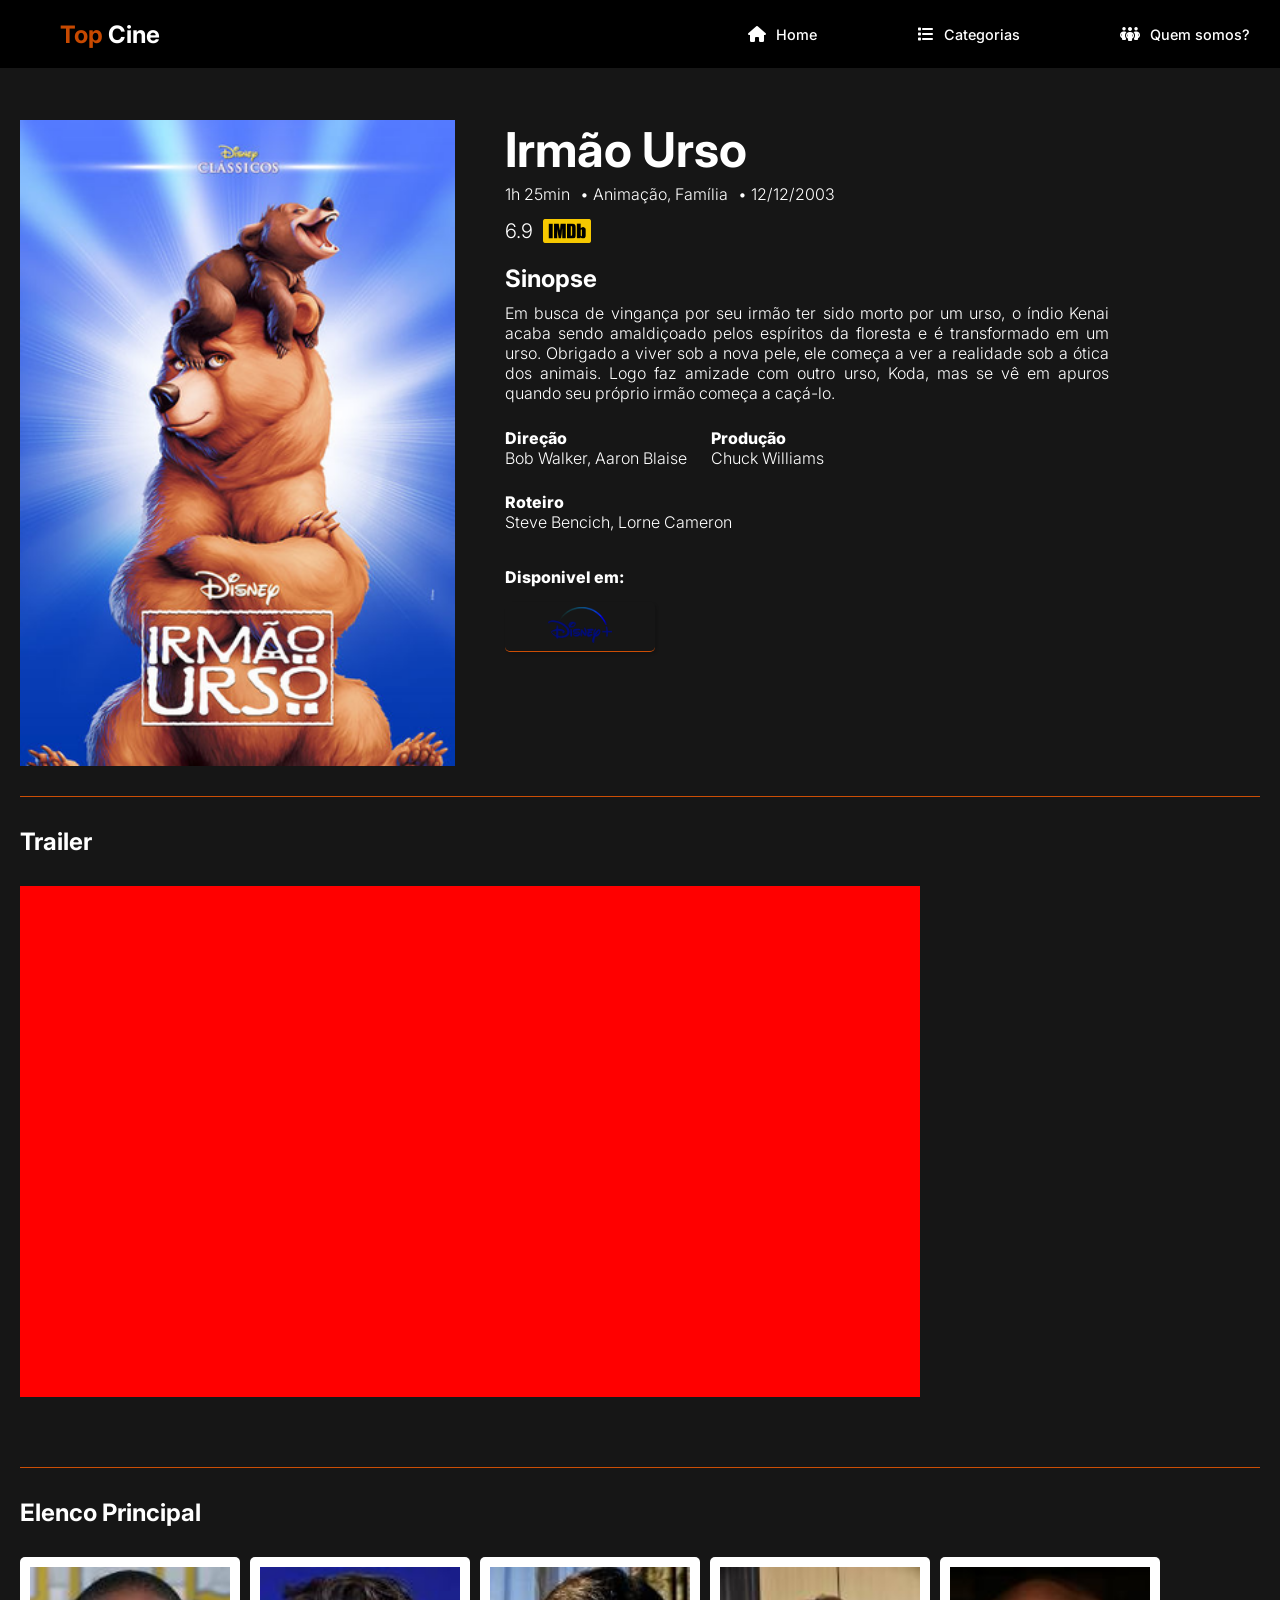
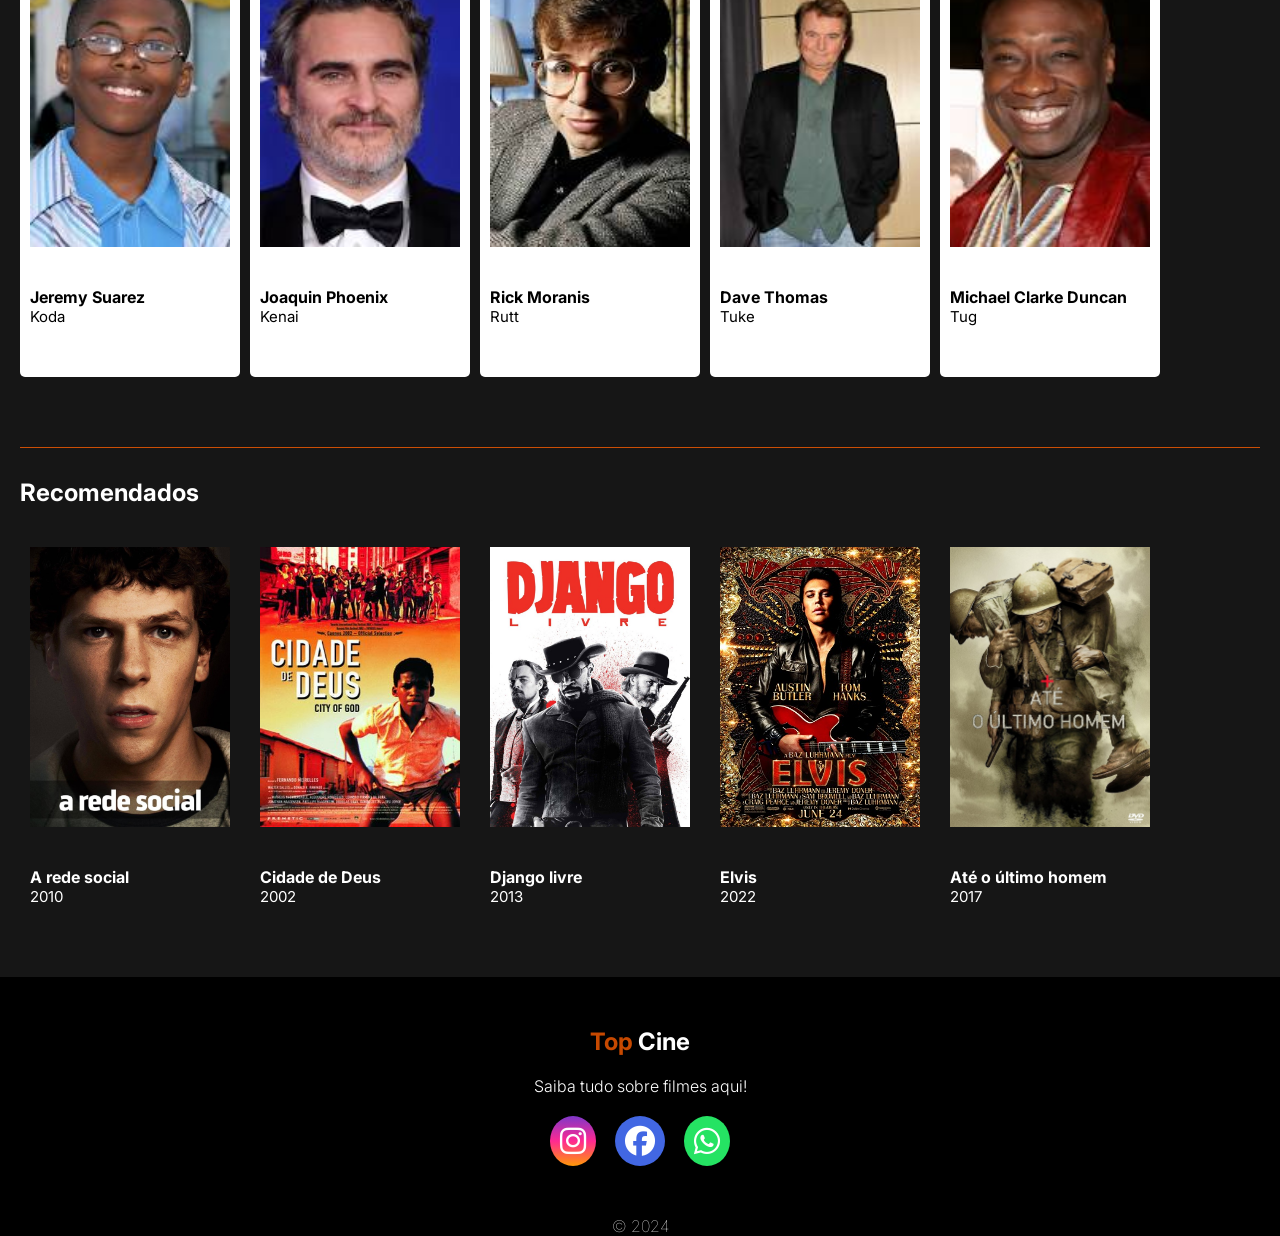
<file: PROA/TopCine-UC1/sub_paginas/filmes/animacao/irmao_urso.html>
<!DOCTYPE html>
<html lang="en">

<head>
    <meta charset="UTF-8">
    <meta name="viewport" content="width=device-width, initial-scale=1.0">
    <link rel="stylesheet" href="../../../css/cards.css">
    <link rel="stylesheet" href="../../../css/filme.css">
    <link rel="stylesheet" href="../../../css/rodape.css">
    <link rel="stylesheet" href="../../../css/cabecalho.css">
    <link rel="stylesheet" href="https://cdnjs.cloudflare.com/ajax/libs/font-awesome/6.5.1/css/all.min.css"
        integrity="sha512-DTOQO9RWCH3ppGqcWaEA1BIZOC6xxalwEsw9c2QQeAIftl+Vegovlnee1c9QX4TctnWMn13TZye+giMm8e2LwA=="
        crossorigin="anonymous" referrerpolicy="no-referrer" />
    <title>
        Irmão Urso</title>
</head>

<body>

    <!-- cabecalho -->
    <header class="cabecalho">
        <div class="container-cabecalho">
            <a href="../../../index.html">
                <div class="logo">
                    <h1 class="top-cine">Top <span>Cine</span></h1>
                </div>
            </a>

            <nav class="nav-link">
                <ul>
                    <li><i class="fa-solid fa-house" style="color: #ffffff;"></i><a href="../../../index.html">Home</a></li>
                    <li><i class="fa-solid fa-list" style="color: #ffffff;"></i><a href="../../../categorias.html">Categorias</a>
                    </li>
                    <li><i class="fa-solid fa-people-group" style="color: #ffffff;"></i><a href="../../../quem-somos.html">Quem
                            somos?</a></li>
                </ul>
            </nav>
            <img id="menu-hamburguer" src="../../../components/icons/menu.png" alt="menu hambúrguer">

        </div>

    </header>

    <main class="conteudo">
        <section class="section1-informacoes-gerais">

            <div class="container-poster">
                <img src="../../../components/images/filmes/animacao/irmao_urso/poster.webp" alt="Poster" class="img-poster">
            </div>

            <div class="informacoes-principais">
                <h1 class="titulo-1">
                    Irmão Urso</h1>

                <div class="data-categoria">

                    <p>1h 25min </p>
                    <p>• Animação, Família</p>
                    <p>• 12/12/2003 </p>


                </div>

                <div class="avaliacao">
                    <h6>6.9</h6>
                    <img src="../../../components/icons/imdb-icon.png" alt="">
                </div>

                <div class="container-sinopse">
                    <h1 class="titulo-2">Sinopse
                        <p>Em busca de vingança por seu irmão ter sido morto por um urso, o índio Kenai acaba sendo amaldiçoado pelos espíritos da floresta e é transformado em um urso. Obrigado a viver sob a nova pele, ele começa a ver a realidade sob a ótica dos animais. Logo faz amizade com outro urso, Koda, mas se vê em apuros quando seu próprio irmão começa a caçá-lo.</p>
                </div>

                <div class="producao">
                    <div class="container-producao">

                        <div class="elenco-item">
                            <h1 class="titulo-3">Direção</h1>
                            <p>Bob Walker, Aaron Blaise  </p>
                        </div>

                        <!-- <div class="elenco-item">
                            <h1 class="titulo-3">Figurino e maquiagem</h1>
                            <p>Costume & Make-Up</p>
                        </div> -->


                        <div class="elenco-item">
                            <h1 class="titulo-3">Produção</h1>
                            <p>Chuck Williams</p>
                        </div>

                        <div class="elenco-item">
                            <h1 class="titulo-3">Roteiro</h1>
                            <p>Steve Bencich, Lorne Cameron</p>
                        </div>

                    </div>


                </div>

                <div class="container-plataformas">
                    <h1 class="titulo-3">Disponivel em:</h1>
                </div>

                <div class="container-btn">
                    <a href="https://www.disneyplus.com/pt-br/movies/kenai-e-koda/2asiYJlL0GMa" target="_blank">
                        <button class="btn-plataforma"><img src="../../../components/streamings/Disney+_logo.svg.png" alt="ícone disney plus"
                                class="icon-plataforma-disney">
                        </button>
                    </a>
                    <!-- <button class="btn-plataforma"><img src="imagens/hbo.png" alt="ícone hbo" class="icon-plataforma">
                    </button>
                    <button class="btn-plataforma"><img src="imagens/Netflix-Logo.png" alt="ícone netflix"
                            class="icon-plataforma"></button>
                    <button class="btn-plataforma"><img src="imagens/prime-logo.png" alt="ícone amazon"
                            class="icon-plataforma-amazon"></button> -->
                </div>
            </div>
        </section>


        <!-- Section Trailer  -->


        <section class="section2-trailer">
            <h1 class="titulo-section">Trailer</h1>
            <div class="container-trailer">
                <iframe width="560" height="315" src="https://www.youtube.com/embed/5LptimBauZw?si=j2IFt7jaee-scnZ9" title="YouTube video player" frameborder="0" allow="accelerometer; autoplay; clipboard-write; encrypted-media; gyroscope; picture-in-picture; web-share" referrerpolicy="strict-origin-when-cross-origin" allowfullscreen></iframe>
            </div>
        </section>

        <!-- Section Elenco -->

        <section class="section3-elenco">
            <h1 class="titulo-section">Elenco Principal</h1>
            <div class="container-elenco">

                <div class="card-ator">
                    <div class="container-img-ator">
                        <img src="../../../components/images/filmes/animacao/irmao_urso/ator/koda.jpg" alt="Ator" class="img-ator">
                    </div>

                    <div class="nome-ator">
                        <h1 class="titulo-negrito">Jeremy Suarez
                            
                            </h1>
                        <h2 class="subtitulo">Koda</h2>
                    </div>
                </div>

                <div class="card-ator">
                    <div class="container-img-ator">
                        <img src="../../../components/images/filmes/animacao/irmao_urso/ator/kenai.jpg" alt="Ator" class="img-ator">
                    </div>

                    <div class="nome-ator">
                        <h1 class="titulo-negrito">Joaquin Phoenix
                            
                            </h1>
                        <h2 class="subtitulo">Kenai
                            </h2>
                    </div>
                </div>

                <div class="card-ator">
                    <div class="container-img-ator">
                        <img src="../../../components/images/filmes/animacao/irmao_urso/ator/rutt.jpg" alt="Ator" class="img-ator">
                    </div>

                    <div class="nome-ator">
                        <h1 class="titulo-negrito">Rick Moranis
                            </h1>
                        <h2 class="subtitulo">Rutt</h2>
                    </div>
                </div>

                <div class="card-ator">
                    <div class="container-img-ator">
                        <img src="../../../components/images/filmes/animacao/irmao_urso/ator/tuke.jpg" alt="Ator" class="img-ator">
                    </div>

                    <div class="nome-ator">
                        <h1 class="titulo-negrito">Dave Thomas
                            
                            
                             </h1>
                        <h2 class="subtitulo">Tuke</h2>
                    </div>
                </div>

                <div class="card-ator">
                    <div class="container-img-ator">
                        <img src="../../../components/images/filmes/animacao/irmao_urso/ator/tug.jpg" alt="Ator" class="img-ator">
                    </div>

                    <div class="nome-ator">
                        <h1 class="titulo-negrito">Michael Clarke Duncan
                            
                            </h1>
                        <h2 class="subtitulo">Tug</h2>
                    </div>
                </div>
            </div>
        </section>
        <!-- relacionados -->

        <section class="section4-recomendados">
            <div class="titulo-recomendacao">
                <h1 class="titulo-section">Recomendados</h1>
            </div>


            <div class="container-recomendacao">

                <a href="../tecnologia/A_rede_social.html">
                    <div class="card-filme">
                        <div class="container-img-filme">
                            <img src="../../../components/images/filmes/tecnologia/A_Rede_Social/poster.jpg" alt="filme" class="img-filme">
                        </div>
                        <div class="nome-filme">
                            <h1 class="titulo-negrito"> A rede social
                            </h1>
                            <h2 class="subtitulo">2010</h2>
                        </div>
                    </div>
                </a>

                <a href="../nacionais/cidade_de_deus.html">
                    <div class="card-filme">
                        <div class="container-img-filme">
                            <img src="../../../components/images/filmes/nacionais/Cidade_Deus/poster.webp" alt="filme" class="img-filme">
                        </div>
                        <div class="nome-filme">
                            <h1 class="titulo-negrito">Cidade de Deus
                            </h1>
                            <h2 class="subtitulo">2002</h2>
                        </div>
                    </div>
                </a>

                <a href="../luta-racial/Django Livre.html">
                    <div class="card-filme">
                        <div class="container-img-filme">
                            <img src="../../../components/images/filmes/luta-racial/Django/poster.jpg" alt="filme" class="img-filme">
                        </div>
                        <div class="nome-filme">
                            <h1 class="titulo-negrito">Django livre
                            </h1>
                            <h2 class="subtitulo">2013</h2>
                        </div>
                    </div>
                </a>

                <a href="../biografia/elvis.html">
                    <div class="card-filme">
                        <div class="container-img-filme">
                            <img src="../../../components/images/filmes/biografia/elvis/poster.jpg" alt="filme" class="img-filme">
                        </div>
                        <div class="nome-filme">
                            <h1 class="titulo-negrito">Elvis
                            </h1>
                            <h2 class="subtitulo">2022</h2>
                        </div>
                    </div>
                </a>

                <a href="../historicos/ate_o_ultimo_homem.html">
                    <div class="card-filme">
                        <div class="container-img-filme">
                            <img src="../../../components/images/filmes/historicos/Ate_Ultimo_Homem/poster.jpg" alt="filme" class="img-filme">
                        </div>
                        <div class="nome-filme">
                            <h1 class="titulo-negrito">Até o último homem
                            </h1>
                            <h2 class="subtitulo">2017</h2>
                        </div>
                    </div>
                </a>

            
            </div>
        </section>

    </main>

    <footer class="rodape">
        <div class="footer-content">
            <div class="footer-contatos">
                <h1 class="top-cine">Top <span>Cine</span></h1>

                <p>Saiba tudo sobre filmes aqui!</p>

                <div class="footer-redes">
                    <a href="#" class="instagram">
                        <i class="fa-brands fa-instagram"></i>
                    </a>

                    <a href="#" class="facebook">
                        <i class="fa-brands fa-facebook"></i>
                    </a>

                    <a href="#" class="whatsapp">
                        <i class="fa-brands fa-whatsapp"></i>
                    </a>
                </div>
            </div>
        </div>

        <div class="footer-comercial">
            &#169
            2024

        </div>
    </footer>

</body>

</html>
</file>
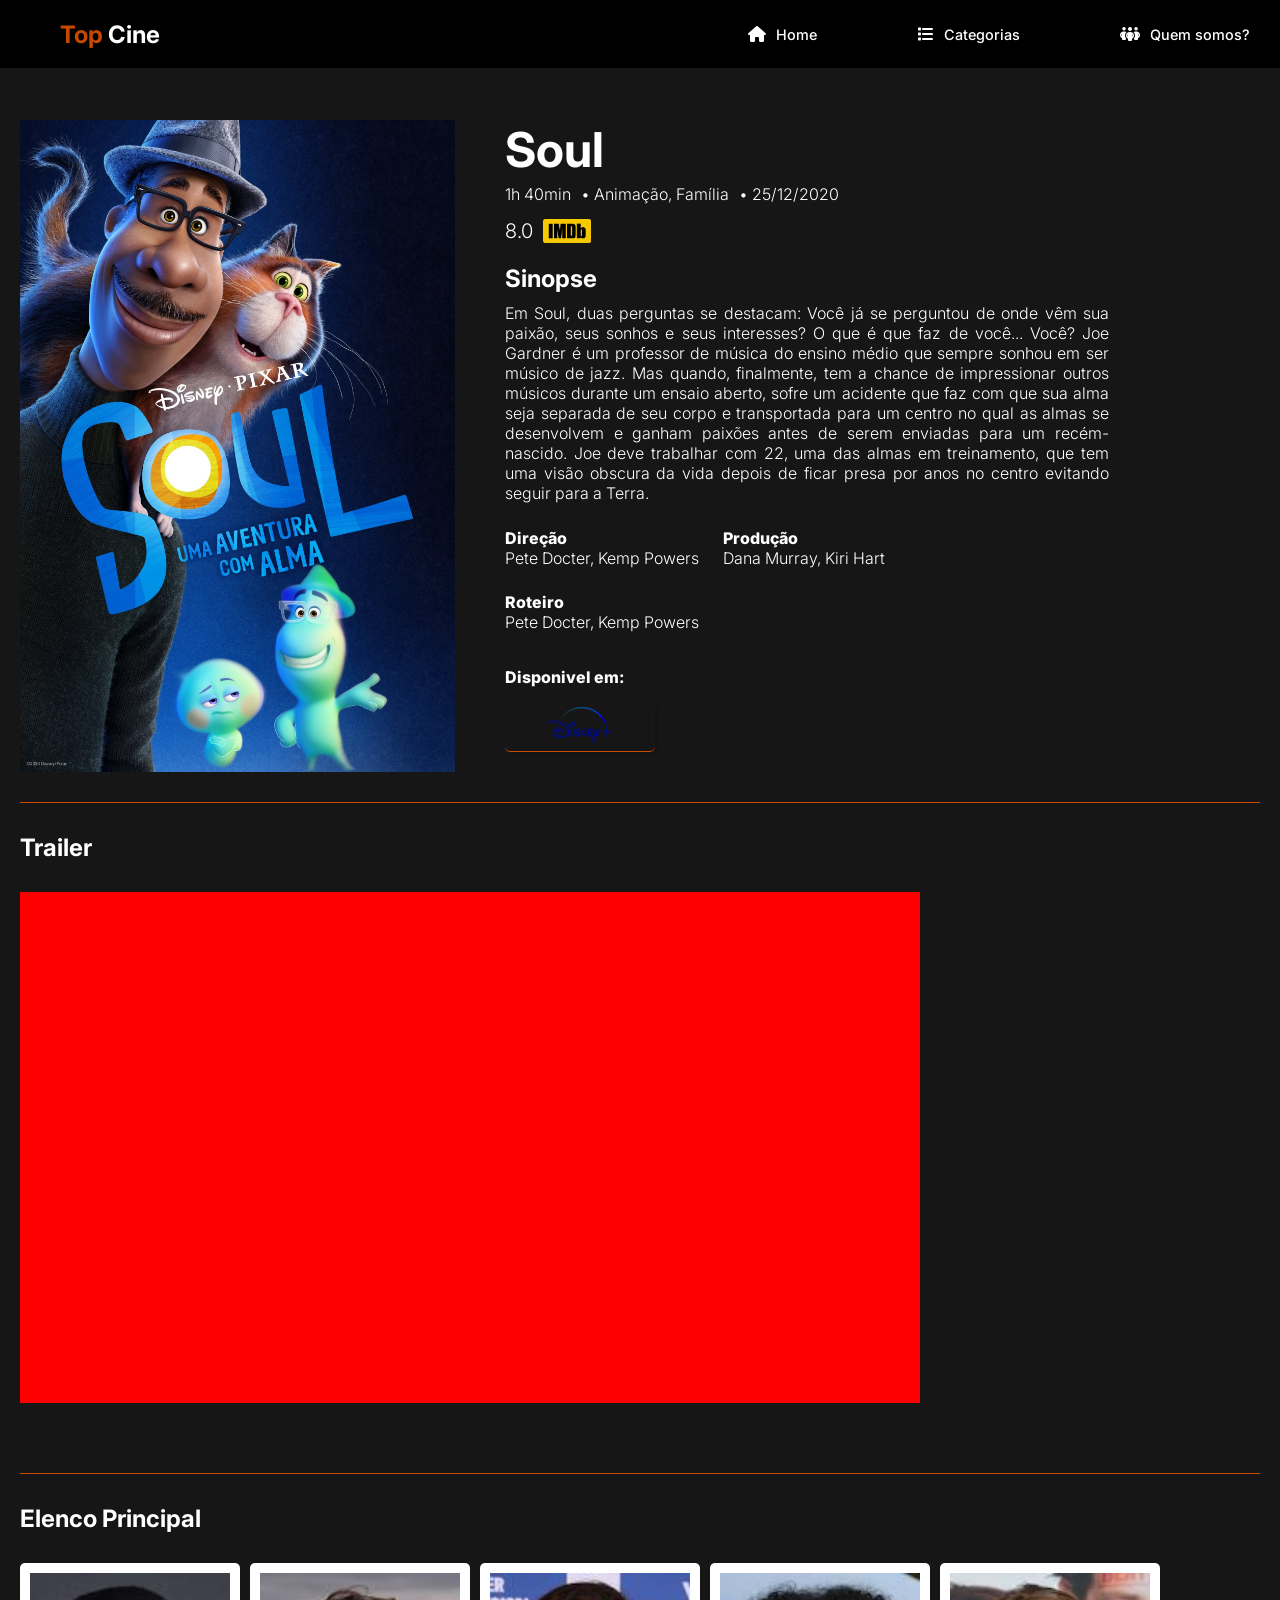
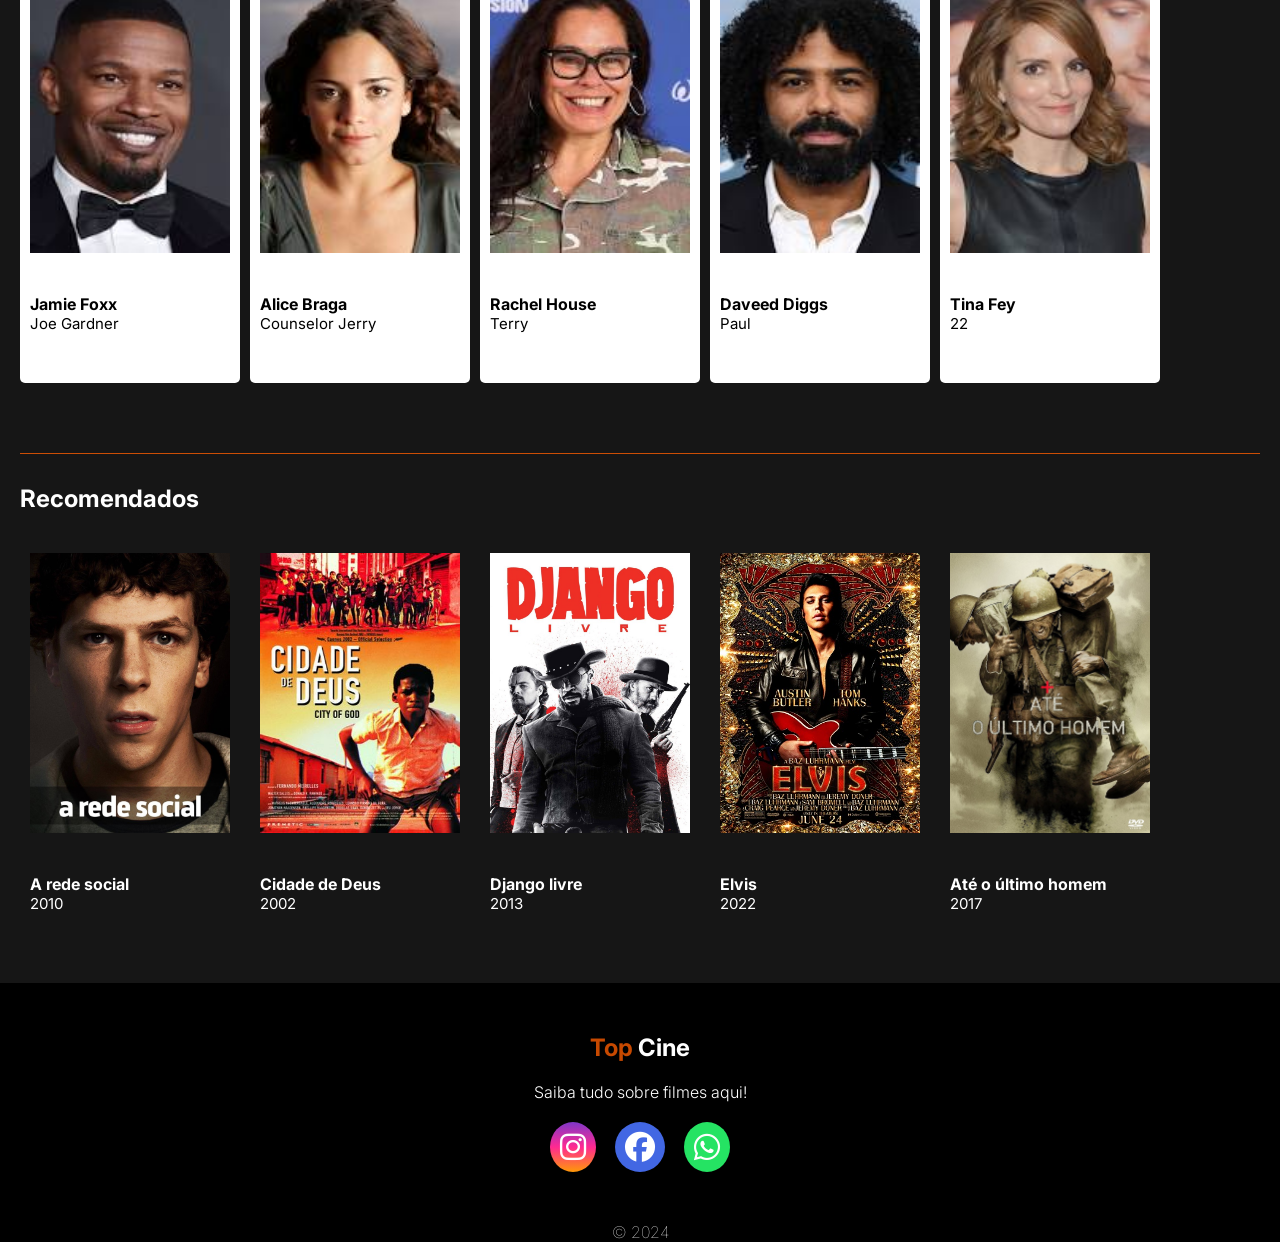
<file: PROA/TopCine-UC1/sub_paginas/filmes/animacao/soul.html>
<!DOCTYPE html>
<html lang="en">

<head>
    <meta charset="UTF-8">
    <meta name="viewport" content="width=device-width, initial-scale=1.0">
    <link rel="stylesheet" href="../../../css/cards.css">
    <link rel="stylesheet" href="../../../css/filme.css">
    <link rel="stylesheet" href="../../../css/rodape.css">
    <link rel="stylesheet" href="../../../css/cabecalho.css">
    <link rel="stylesheet" href="https://cdnjs.cloudflare.com/ajax/libs/font-awesome/6.5.1/css/all.min.css"
        integrity="sha512-DTOQO9RWCH3ppGqcWaEA1BIZOC6xxalwEsw9c2QQeAIftl+Vegovlnee1c9QX4TctnWMn13TZye+giMm8e2LwA=="
        crossorigin="anonymous" referrerpolicy="no-referrer" />
    <title>
        Soul</title>
</head>

<body>

    <!-- cabecalho -->
    <header class="cabecalho">
        <div class="container-cabecalho">
            <a href="../../../index.html">
                <div class="logo">
                    <h1 class="top-cine">Top <span>Cine</span></h1>
                </div>
            </a>

            <nav class="nav-link">
                <ul>
                    <li><i class="fa-solid fa-house" style="color: #ffffff;"></i><a href="../../../index.html">Home</a></li>
                    <li><i class="fa-solid fa-list" style="color: #ffffff;"></i><a href="../../../categorias.html">Categorias</a>
                    </li>
                    <li><i class="fa-solid fa-people-group" style="color: #ffffff;"></i><a href="../../../quem-somos.html">Quem
                            somos?</a></li>
                </ul>
            </nav>
            <img id="menu-hamburguer" src="../../../components/icons/menu.png" alt="menu hambúrguer">

        </div>

    </header>

    <main class="conteudo">
        <section class="section1-informacoes-gerais">

            <div class="container-poster">
                <img src="../../../components/images/filmes/animacao/soul/soul-poster-scaled.jpg" alt="Poster" class="img-poster">
            </div>

            <div class="informacoes-principais">
                <h1 class="titulo-1">
                    Soul</h1>

                <div class="data-categoria">

                    <p>1h 40min </p>
                    <p>• Animação, Família</p>
                    <p>• 25/12/2020</p>


                </div>

                <div class="avaliacao">
                    <h6>8.0</h6>
                    <img src="../../../components/icons/imdb-icon.png" alt="">
                </div>

                <div class="container-sinopse">
                    <h1 class="titulo-2">Sinopse
                        <p>Em Soul, duas perguntas se destacam: Você já se perguntou de onde vêm sua paixão, seus sonhos e seus interesses? O que é que faz de você... Você? Joe Gardner é um professor de música do ensino médio que sempre sonhou em ser músico de jazz. Mas quando, finalmente, tem a chance de impressionar outros músicos durante um ensaio aberto, sofre um acidente que faz com que sua alma seja separada de seu corpo e transportada para um centro no qual as almas se desenvolvem e ganham paixões antes de serem enviadas para um recém-nascido. Joe deve trabalhar com 22, uma das almas em treinamento, que tem uma visão obscura da vida depois de ficar presa por anos no centro evitando seguir para a Terra.</p>
                </div>

                <div class="producao">
                    <div class="container-producao">

                        <div class="elenco-item">
                            <h1 class="titulo-3">Direção</h1>
                            <p>Pete Docter, Kemp Powers </p>
                        </div>

                        <!-- <div class="elenco-item">
                            <h1 class="titulo-3">Figurino e maquiagem</h1>
                            <p>Costume & Make-Up</p>
                        </div> -->


                        <div class="elenco-item">
                            <h1 class="titulo-3">Produção</h1>
                            <p>Dana Murray, Kiri Hart</p>
                        </div>

                        <div class="elenco-item">
                            <h1 class="titulo-3">Roteiro</h1>
                            <p>Pete Docter, Kemp Powers</p>
                        </div>

                    </div>


                </div>

                <div class="container-plataformas">
                    <h1 class="titulo-3">Disponivel em:</h1>
                </div>

                <div class="container-btn">
                    <a href="https://www.disneyplus.com/pt-br/movies/soul-uma-aventura-com-alma/77zlWrb9vRYp" target="_blank">
                        <button class="btn-plataforma"><img src="../../../components/streamings/Disney+_logo.svg.png" alt="ícone disney plus"
                                class="icon-plataforma-disney">
                        </button>
                    </a>
                    <!-- <button class="btn-plataforma"><img src="imagens/hbo.png" alt="ícone hbo" class="icon-plataforma">
                    </button>
                    <button class="btn-plataforma"><img src="imagens/Netflix-Logo.png" alt="ícone netflix"
                            class="icon-plataforma"></button>
                    <button class="btn-plataforma"><img src="imagens/prime-logo.png" alt="ícone amazon"
                            class="icon-plataforma-amazon"></button> -->
                </div>
            </div>
        </section>


        <!-- Section Trailer  -->


        <section class="section2-trailer">
            <h1 class="titulo-section">Trailer</h1>
            <div class="container-trailer">
                <iframe width="560" height="315" src="https://www.youtube.com/embed/xOsLIiBStEs?si=qN9k2f2wihFEFNT0" title="YouTube video player" frameborder="0" allow="accelerometer; autoplay; clipboard-write; encrypted-media; gyroscope; picture-in-picture; web-share" referrerpolicy="strict-origin-when-cross-origin" allowfullscreen></iframe>
            </div>
        </section>

        <!-- Section Elenco -->

        <section class="section3-elenco">
            <h1 class="titulo-section">Elenco Principal</h1>
            <div class="container-elenco">

                <div class="card-ator">
                    <div class="container-img-ator">
                        <img src="../../../components/images/filmes/animacao/soul/ator/joe.jpg" alt="Ator" class="img-ator">
                    </div>

                    <div class="nome-ator">
                        <h1 class="titulo-negrito">Jamie Foxx
                            
                            
                            </h1>
                        <h2 class="subtitulo">Joe Gardner</h2>
                    </div>
                </div>

                <div class="card-ator">
                    <div class="container-img-ator">
                        <img src="../../../components/images/filmes/animacao/soul/ator/coun.jpg" alt="Ator" class="img-ator">
                    </div>

                    <div class="nome-ator">
                        <h1 class="titulo-negrito">Alice Braga
                            
                            </h1>
                        <h2 class="subtitulo">Counselor Jerry
                            </h2>
                    </div>
                </div>

                <div class="card-ator">
                    <div class="container-img-ator">
                        <img src="../../../components/images/filmes/animacao/soul/ator/terr.jpg" alt="Ator" class="img-ator">
                    </div>

                    <div class="nome-ator">
                        <h1 class="titulo-negrito">Rachel House
                            
                            
                            </h1>
                        <h2 class="subtitulo">Terry</h2>
                    </div>
                </div>

                <div class="card-ator">
                    <div class="container-img-ator">
                        <img src="../../../components/images/filmes/animacao/soul/ator/paul.jpg" alt="Ator" class="img-ator">
                    </div>

                    <div class="nome-ator">
                        <h1 class="titulo-negrito">Daveed Diggs
                            
                             </h1>
                        <h2 class="subtitulo">Paul</h2>
                    </div>
                </div>

                <div class="card-ator">
                    <div class="container-img-ator">
                        <img src="../../../components/images/filmes/animacao/soul/ator/22.jpg" alt="Ator" class="img-ator">
                    </div>

                    <div class="nome-ator">
                        <h1 class="titulo-negrito">Tina Fey
                            </h1>
                        <h2 class="subtitulo">22</h2>
                    </div>
                </div>
            </div>
        </section>
        <!-- relacionados -->

        <section class="section4-recomendados">
            <div class="titulo-recomendacao">
                <h1 class="titulo-section">Recomendados</h1>
            </div>


            <div class="container-recomendacao">

                <a href="../tecnologia/A_rede_social.html">
                    <div class="card-filme">
                        <div class="container-img-filme">
                            <img src="../../../components/images/filmes/tecnologia/A_Rede_Social/poster.jpg" alt="filme" class="img-filme">
                        </div>
                        <div class="nome-filme">
                            <h1 class="titulo-negrito"> A rede social
                            </h1>
                            <h2 class="subtitulo">2010</h2>
                        </div>
                    </div>
                </a>

                <a href="../nacionais/cidade_de_deus.html">
                    <div class="card-filme">
                        <div class="container-img-filme">
                            <img src="../../../components/images/filmes/nacionais/Cidade_Deus/poster.webp" alt="filme" class="img-filme">
                        </div>
                        <div class="nome-filme">
                            <h1 class="titulo-negrito">Cidade de Deus
                            </h1>
                            <h2 class="subtitulo">2002</h2>
                        </div>
                    </div>
                </a>

                <a href="../luta-racial/Django Livre.html">
                    <div class="card-filme">
                        <div class="container-img-filme">
                            <img src="../../../components/images/filmes/luta-racial/Django/poster.jpg" alt="filme" class="img-filme">
                        </div>
                        <div class="nome-filme">
                            <h1 class="titulo-negrito">Django livre
                            </h1>
                            <h2 class="subtitulo">2013</h2>
                        </div>
                    </div>
                </a>

                <a href="../biografia/elvis.html">
                    <div class="card-filme">
                        <div class="container-img-filme">
                            <img src="../../../components/images/filmes/biografia/elvis/poster.jpg" alt="filme" class="img-filme">
                        </div>
                        <div class="nome-filme">
                            <h1 class="titulo-negrito">Elvis
                            </h1>
                            <h2 class="subtitulo">2022</h2>
                        </div>
                    </div>
                </a>

                <a href="../historicos/ate_o_ultimo_homem.html">
                    <div class="card-filme">
                        <div class="container-img-filme">
                            <img src="../../../components/images/filmes/historicos/Ate_Ultimo_Homem/poster.jpg" alt="filme" class="img-filme">
                        </div>
                        <div class="nome-filme">
                            <h1 class="titulo-negrito">Até o último homem
                            </h1>
                            <h2 class="subtitulo">2017</h2>
                        </div>
                    </div>
                </a>

            
            </div>
        </section>

    </main>

    <footer class="rodape">
        <div class="footer-content">
            <div class="footer-contatos">
                <h1 class="top-cine">Top <span>Cine</span></h1>

                <p>Saiba tudo sobre filmes aqui!</p>

                <div class="footer-redes">
                    <a href="#" class="instagram">
                        <i class="fa-brands fa-instagram"></i>
                    </a>

                    <a href="#" class="facebook">
                        <i class="fa-brands fa-facebook"></i>
                    </a>

                    <a href="#" class="whatsapp">
                        <i class="fa-brands fa-whatsapp"></i>
                    </a>
                </div>
            </div>
        </div>

        <div class="footer-comercial">
            &#169
            2024

        </div>
    </footer>

</body>

</html>
</file>
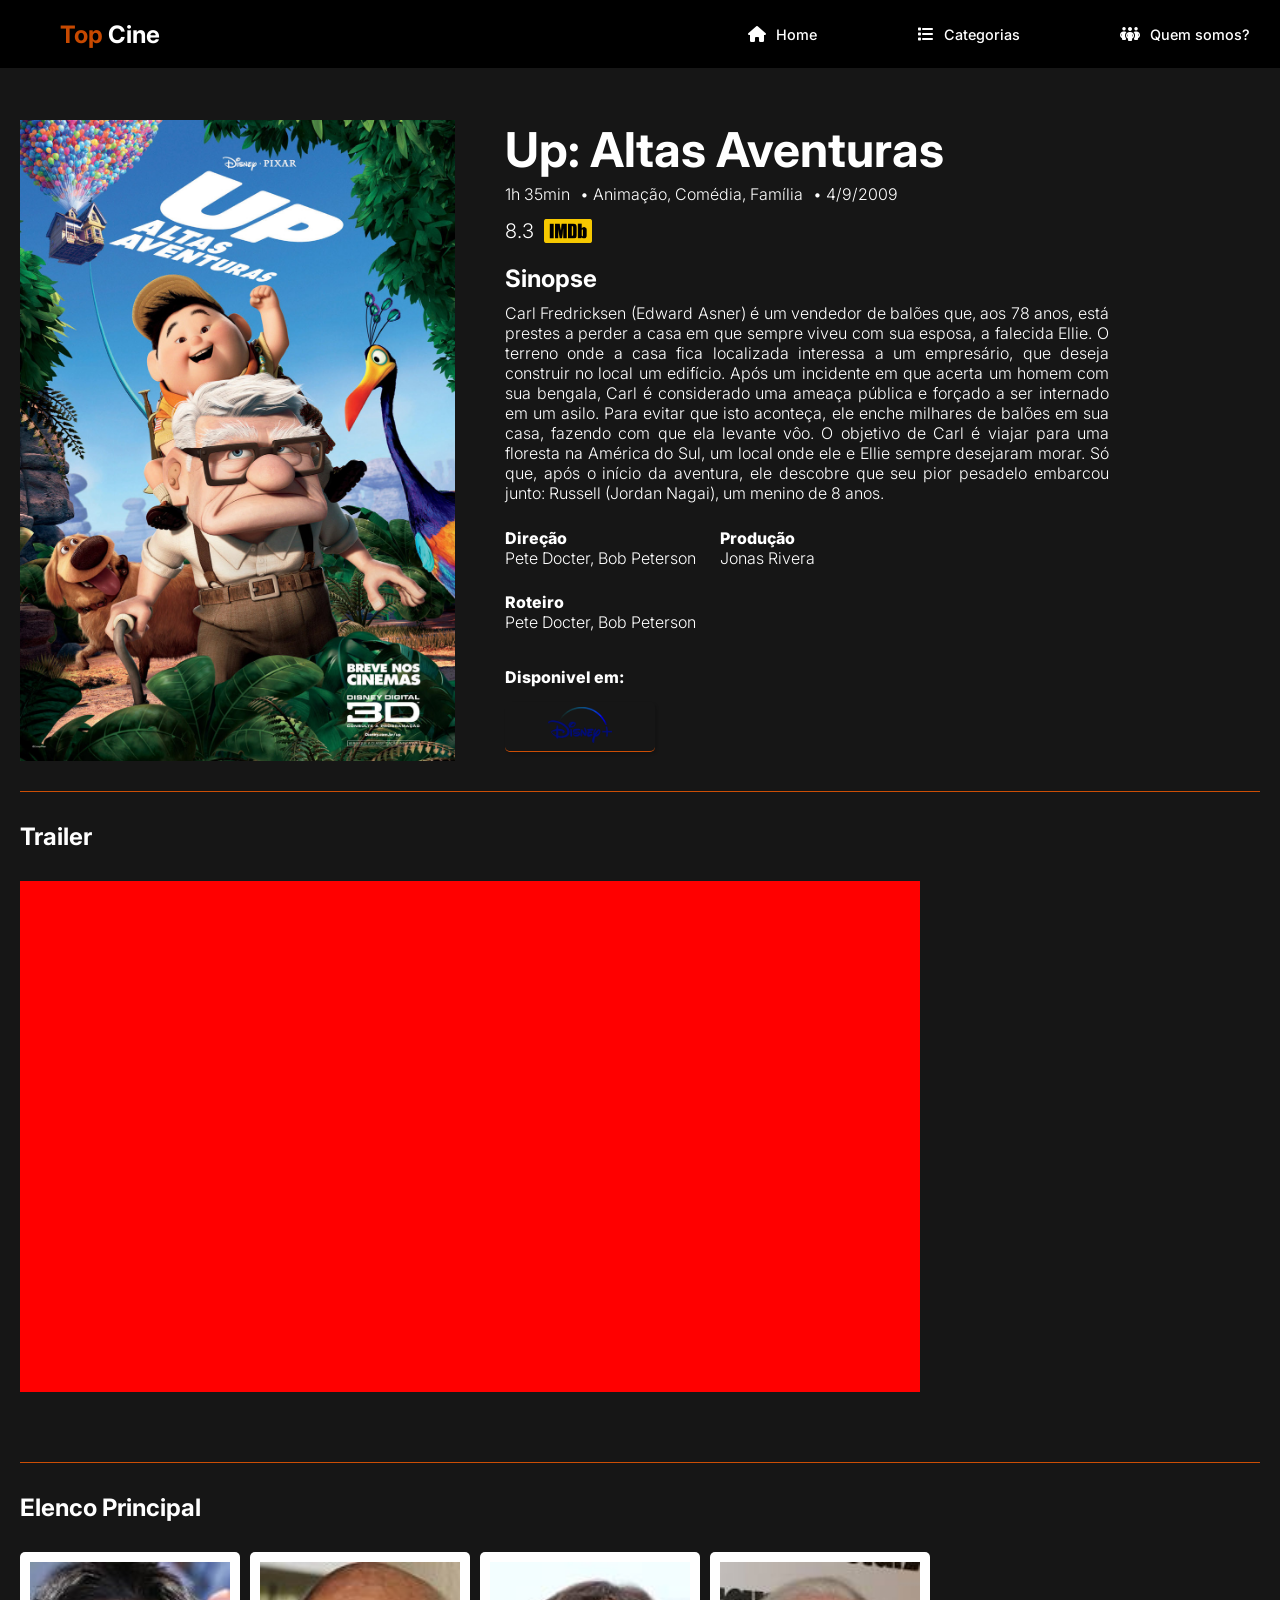
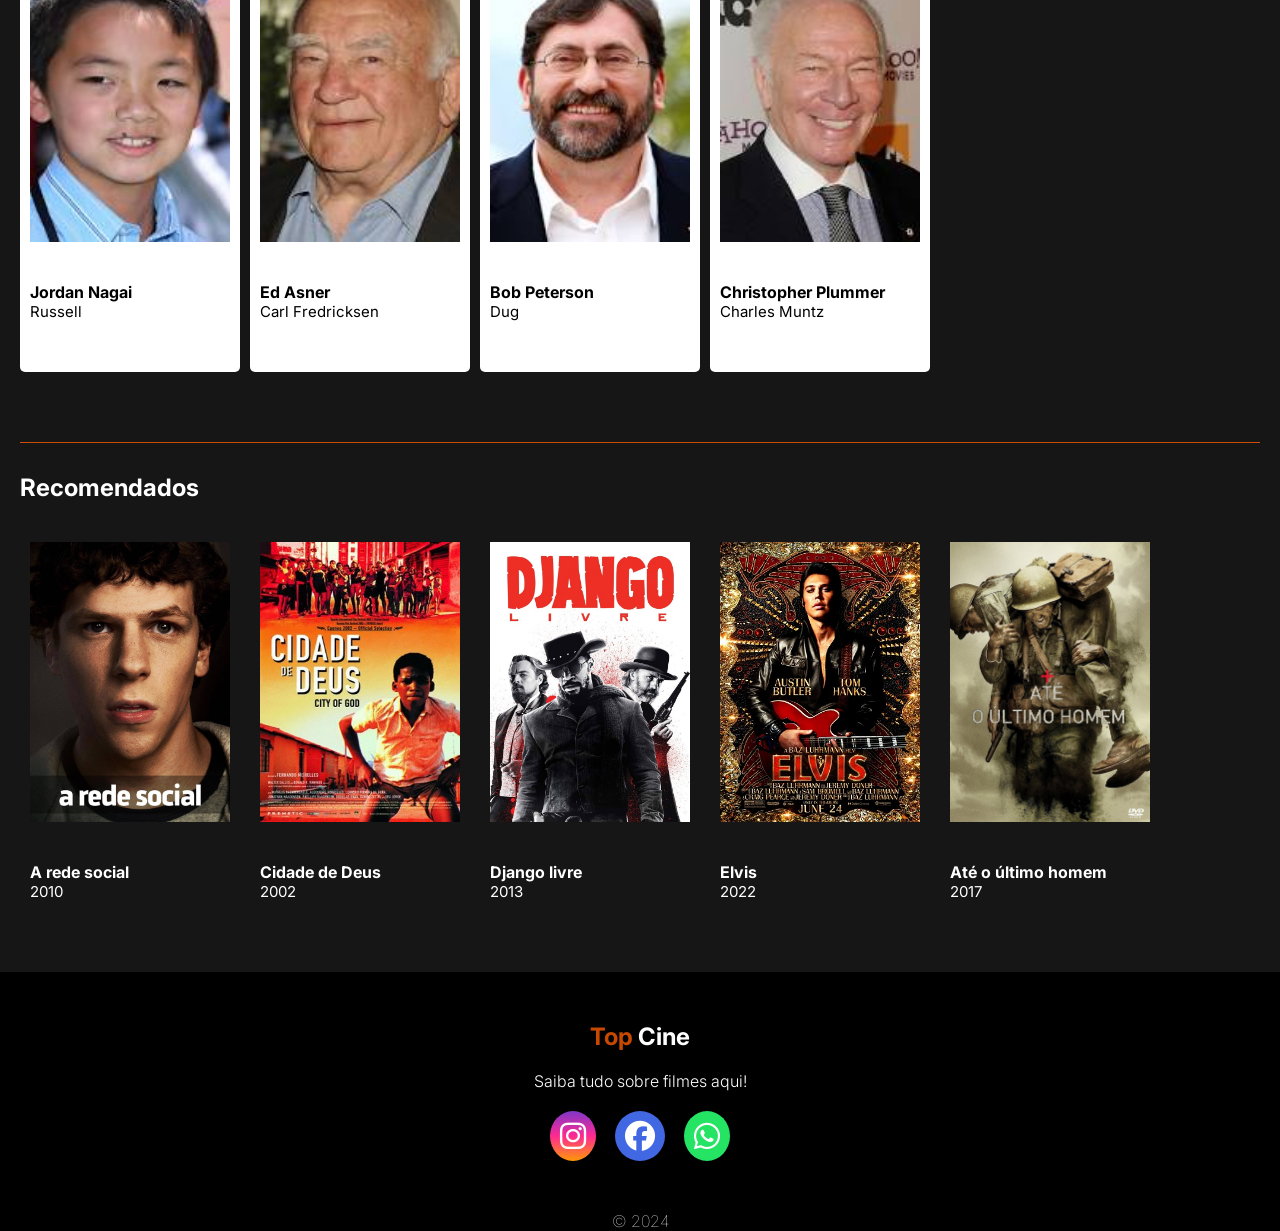
<file: PROA/TopCine-UC1/sub_paginas/filmes/animacao/up.html>
<!DOCTYPE html>
<html lang="en">

<head>
    <meta charset="UTF-8">
    <meta name="viewport" content="width=device-width, initial-scale=1.0">
    <link rel="stylesheet" href="../../../css/cards.css">
    <link rel="stylesheet" href="../../../css/filme.css">
    <link rel="stylesheet" href="../../../css/rodape.css">
    <link rel="stylesheet" href="../../../css/cabecalho.css">
    <link rel="stylesheet" href="https://cdnjs.cloudflare.com/ajax/libs/font-awesome/6.5.1/css/all.min.css"
        integrity="sha512-DTOQO9RWCH3ppGqcWaEA1BIZOC6xxalwEsw9c2QQeAIftl+Vegovlnee1c9QX4TctnWMn13TZye+giMm8e2LwA=="
        crossorigin="anonymous" referrerpolicy="no-referrer" />
    <title>Up: Altas Aventuras</title>
</head>

<body>

    <!-- cabecalho -->
    <header class="cabecalho">
        <div class="container-cabecalho">
            <a href="../../../index.html">
                <div class="logo">
                    <h1 class="top-cine">Top <span>Cine</span></h1>
                </div>
            </a>

            <nav class="nav-link">
                <ul>
                    <li><i class="fa-solid fa-house" style="color: #ffffff;"></i><a href="../../../index.html">Home</a></li>
                    <li><i class="fa-solid fa-list" style="color: #ffffff;"></i><a href="../../../categorias.html">Categorias</a>
                    </li>
                    <li><i class="fa-solid fa-people-group" style="color: #ffffff;"></i><a href="../../../quem-somos.html">Quem
                            somos?</a></li>
                </ul>
            </nav>
            <img id="menu-hamburguer" src="../../../components/icons/menu.png" alt="menu hambúrguer">

        </div>

    </header>

    <main class="conteudo">
        <section class="section1-informacoes-gerais">

            <div class="container-poster">
                <img src="../../../components/images/filmes/animacao/up/poste.jpg" alt="Poster" class="img-poster">
            </div>

            <div class="informacoes-principais">
                <h1 class="titulo-1">Up: Altas Aventuras</h1>

                <div class="data-categoria">

                    <p>1h 35min </p>
                    <p>• Animação, Comédia, Família</p>
                    <p>• 4/9/2009</p>


                </div>

                <div class="avaliacao">
                    <h6>8.3</h6>
                    <img src="../../../components/icons/imdb-icon.png" alt="">
                </div>

                <div class="container-sinopse">
                    <h1 class="titulo-2">Sinopse
                        <p>Carl Fredricksen (Edward Asner) é um vendedor de balões que, aos 78 anos, está prestes a perder a casa em que sempre viveu com sua esposa, a falecida Ellie. O terreno onde a casa fica localizada interessa a um empresário, que deseja construir no local um edifício. Após um incidente em que acerta um homem com sua bengala, Carl é considerado uma ameaça pública e forçado a ser internado em um asilo. Para evitar que isto aconteça, ele enche milhares de balões em sua casa, fazendo com que ela levante vôo. O objetivo de Carl é viajar para uma floresta na América do Sul, um local onde ele e Ellie sempre desejaram morar. Só que, após o início da aventura, ele descobre que seu pior pesadelo embarcou junto: Russell (Jordan Nagai), um menino de 8 anos.</p>
                </div>

                <div class="producao">
                    <div class="container-producao">

                        <div class="elenco-item">
                            <h1 class="titulo-3">Direção</h1>
                            <p>Pete Docter, Bob Peterson</p>
                        </div>

                        <!-- <div class="elenco-item">
                            <h1 class="titulo-3">Figurino e maquiagem</h1>
                            <p>Costume & Make-Up</p>
                        </div> -->


                        <div class="elenco-item">
                            <h1 class="titulo-3">Produção</h1>
                            <p>Jonas Rivera</p>
                        </div>

                        <div class="elenco-item">
                            <h1 class="titulo-3">Roteiro</h1>
                            <p>Pete Docter, Bob Peterson</p>
                        </div>

                    </div>


                </div>

                <div class="container-plataformas">
                    <h1 class="titulo-3">Disponivel em:</h1>
                </div>

                <div class="container-btn">
                    <a href="https://www.disneyplus.com/pt-br/movies/up-altamente/3XiRSXriK0E8" target="_blank">
                        <button class="btn-plataforma"><img src="../../../components/streamings/Disney+_logo.svg.png" alt="ícone disney plus"
                                class="icon-plataforma-disney">
                        </button>
                    </a>
                    <!-- <button class="btn-plataforma"><img src="imagens/hbo.png" alt="ícone hbo" class="icon-plataforma">
                    </button>
                    <button class="btn-plataforma"><img src="imagens/Netflix-Logo.png" alt="ícone netflix"
                            class="icon-plataforma"></button>
                    <button class="btn-plataforma"><img src="imagens/prime-logo.png" alt="ícone amazon"
                            class="icon-plataforma-amazon"></button> -->
                </div>
            </div>
        </section>


        <!-- Section Trailer  -->


        <section class="section2-trailer">
            <h1 class="titulo-section">Trailer</h1>
            <div class="container-trailer">
                <iframe width="560" height="315" src="https://www.youtube.com/embed/HWEW_qTLSEE?si=66HPpNNvBvl4VJOH" title="YouTube video player" frameborder="0" allow="accelerometer; autoplay; clipboard-write; encrypted-media; gyroscope; picture-in-picture; web-share" referrerpolicy="strict-origin-when-cross-origin" allowfullscreen></iframe>
            </div>
        </section>

        <!-- Section Elenco -->

        <section class="section3-elenco">
            <h1 class="titulo-section">Elenco Principal</h1>
            <div class="container-elenco">

                <div class="card-ator">
                    <div class="container-img-ator">
                        <img src="../../../components/images/filmes/animacao/up/ator/russ.jpg" alt="Ator" class="img-ator">
                    </div>

                    <div class="nome-ator">
                        <h1 class="titulo-negrito">Jordan Nagai
                            </h1>
                        <h2 class="subtitulo">Russell</h2>
                    </div>
                </div>

                <div class="card-ator">
                    <div class="container-img-ator">
                        <img src="../../../components/images/filmes/animacao/up/ator/fred.jpg" alt="Ator" class="img-ator">
                    </div>

                    <div class="nome-ator">
                        <h1 class="titulo-negrito">Ed Asner
                            </h1>
                        <h2 class="subtitulo">Carl Fredricksen</h2>
                    </div>
                </div>

                <div class="card-ator">
                    <div class="container-img-ator">
                        <img src="../../../components/images/filmes/animacao/up/ator/dug.jpg" alt="Ator" class="img-ator">
                    </div>

                    <div class="nome-ator">
                        <h1 class="titulo-negrito">Bob Peterson
                            </h1>
                        <h2 class="subtitulo">Dug</h2>
                    </div>
                </div>

                <div class="card-ator">
                    <div class="container-img-ator">
                        <img src="../../../components/images/filmes/animacao/up/ator/char.jpg" alt="Ator" class="img-ator">
                    </div>

                    <div class="nome-ator">
                        <h1 class="titulo-negrito">Christopher Plummer
                             </h1>
                        <h2 class="subtitulo">Charles Muntz</h2>
                    </div>
                </div>

                <!-- <div class="card-ator">
                    <div class="container-img-ator">
                        <img src="../../../components/images/filmes/animacao/divertidamente/atores/raiva.jpeg" alt="Ator" class="img-ator">
                    </div>

                    <div class="nome-ator">
                        <h1 class="titulo-negrito">Lewis Black</h1>
                        <h2 class="subtitulo">Raiva</h2>
                    </div> -->
                </div>
            </div>
        </section>
        <!-- relacionados -->

        <section class="section4-recomendados">
            <div class="titulo-recomendacao">
                <h1 class="titulo-section">Recomendados</h1>
            </div>


            <div class="container-recomendacao">

                <a href="../tecnologia/A_rede_social.html">
                    <div class="card-filme">
                        <div class="container-img-filme">
                            <img src="../../../components/images/filmes/tecnologia/A_Rede_Social/poster.jpg" alt="filme" class="img-filme">
                        </div>
                        <div class="nome-filme">
                            <h1 class="titulo-negrito"> A rede social
                            </h1>
                            <h2 class="subtitulo">2010</h2>
                        </div>
                    </div>
                </a>

                <a href="../nacionais/cidade_de_deus.html">
                    <div class="card-filme">
                        <div class="container-img-filme">
                            <img src="../../../components/images/filmes/nacionais/Cidade_Deus/poster.webp" alt="filme" class="img-filme">
                        </div>
                        <div class="nome-filme">
                            <h1 class="titulo-negrito">Cidade de Deus
                            </h1>
                            <h2 class="subtitulo">2002</h2>
                        </div>
                    </div>
                </a>

                <a href="../luta-racial/Django Livre.html">
                    <div class="card-filme">
                        <div class="container-img-filme">
                            <img src="../../../components/images/filmes/luta-racial/Django/poster.jpg" alt="filme" class="img-filme">
                        </div>
                        <div class="nome-filme">
                            <h1 class="titulo-negrito">Django livre
                            </h1>
                            <h2 class="subtitulo">2013</h2>
                        </div>
                    </div>
                </a>

                <a href="../biografia/elvis.html">
                    <div class="card-filme">
                        <div class="container-img-filme">
                            <img src="../../../components/images/filmes/biografia/elvis/poster.jpg" alt="filme" class="img-filme">
                        </div>
                        <div class="nome-filme">
                            <h1 class="titulo-negrito">Elvis
                            </h1>
                            <h2 class="subtitulo">2022</h2>
                        </div>
                    </div>
                </a>

                <a href="../historicos/ate_o_ultimo_homem.html">
                    <div class="card-filme">
                        <div class="container-img-filme">
                            <img src="../../../components/images/filmes/historicos/Ate_Ultimo_Homem/poster.jpg" alt="filme" class="img-filme">
                        </div>
                        <div class="nome-filme">
                            <h1 class="titulo-negrito">Até o último homem
                            </h1>
                            <h2 class="subtitulo">2017</h2>
                        </div>
                    </div>
                </a>

               
            </div>
        </section>

    </main>

    <footer class="rodape">
        <div class="footer-content">
            <div class="footer-contatos">
                <h1 class="top-cine">Top <span>Cine</span></h1>

                <p>Saiba tudo sobre filmes aqui!</p>

                <div class="footer-redes">
                    <a href="#" class="instagram">
                        <i class="fa-brands fa-instagram"></i>
                    </a>

                    <a href="#" class="facebook">
                        <i class="fa-brands fa-facebook"></i>
                    </a>

                    <a href="#" class="whatsapp">
                        <i class="fa-brands fa-whatsapp"></i>
                    </a>
                </div>
            </div>
        </div>

        <div class="footer-comercial">
            &#169
            2024

        </div>
    </footer>

</body>

</html>
</file>
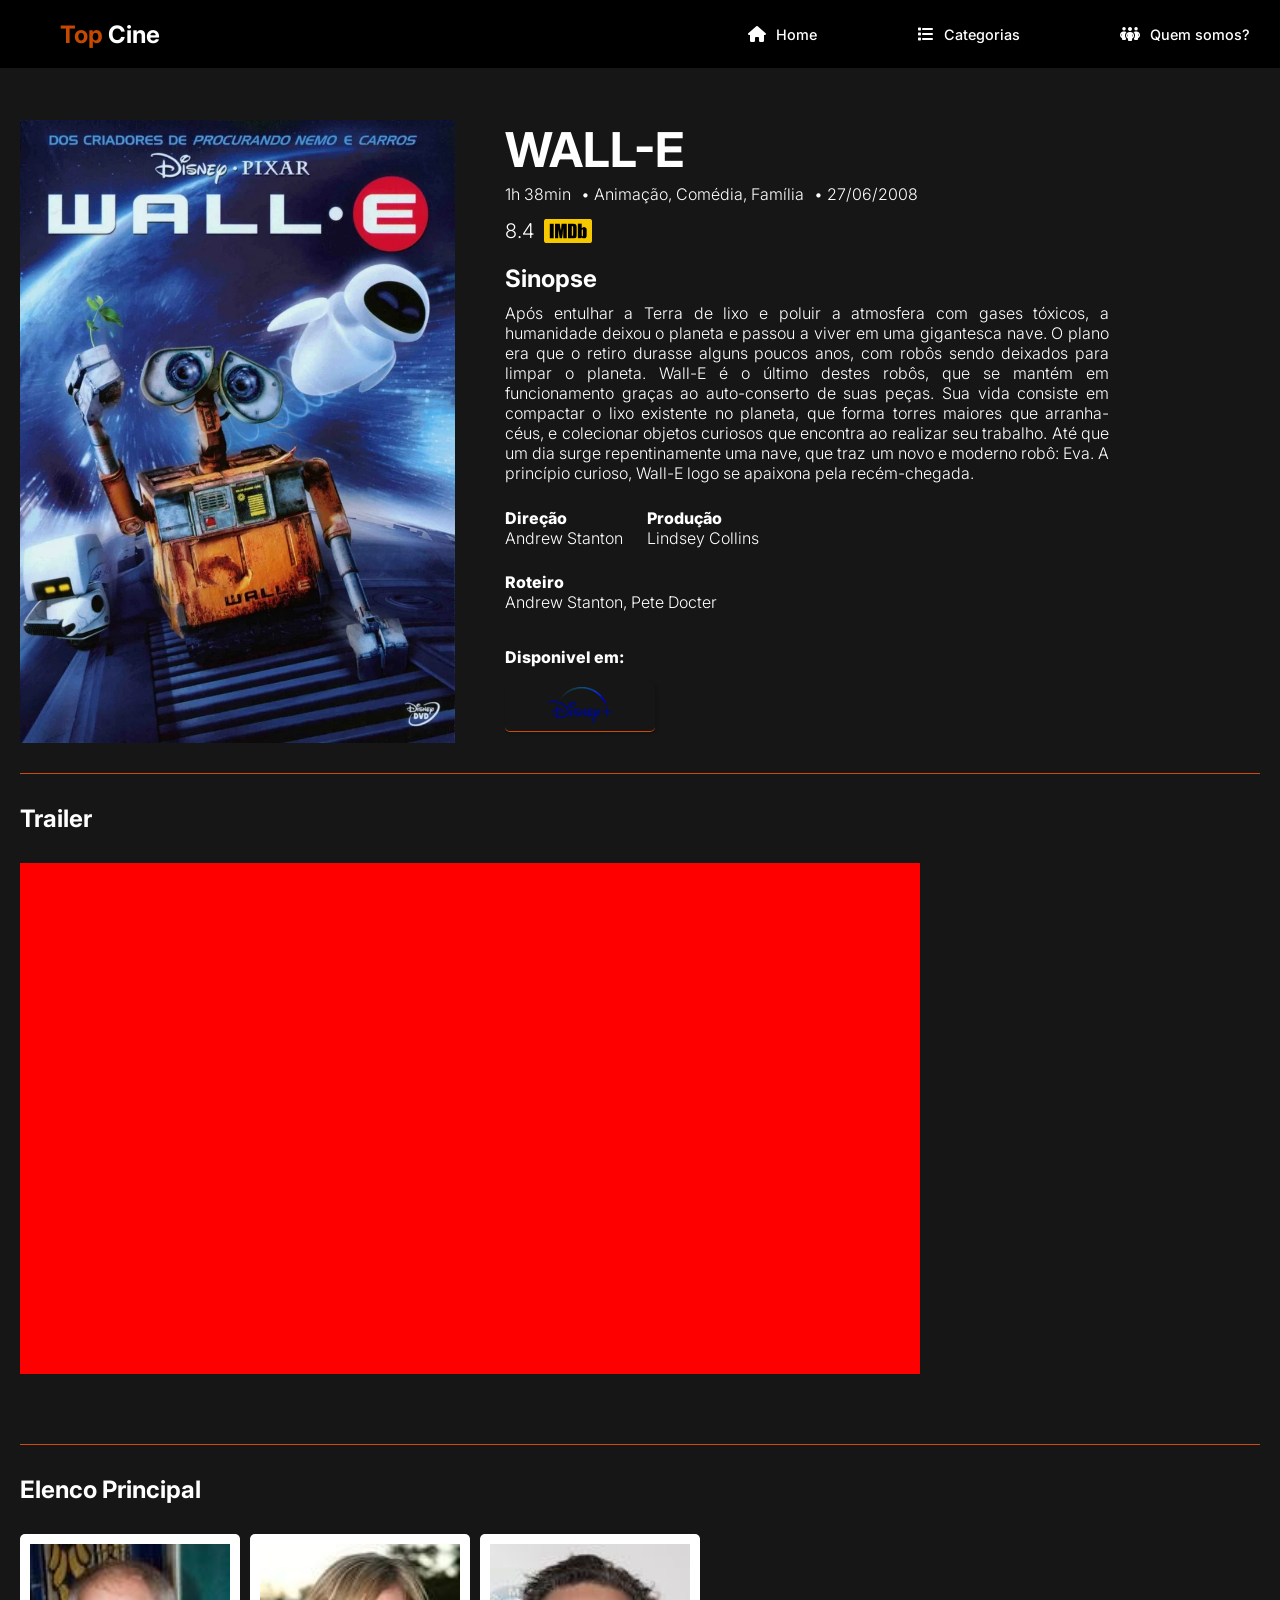
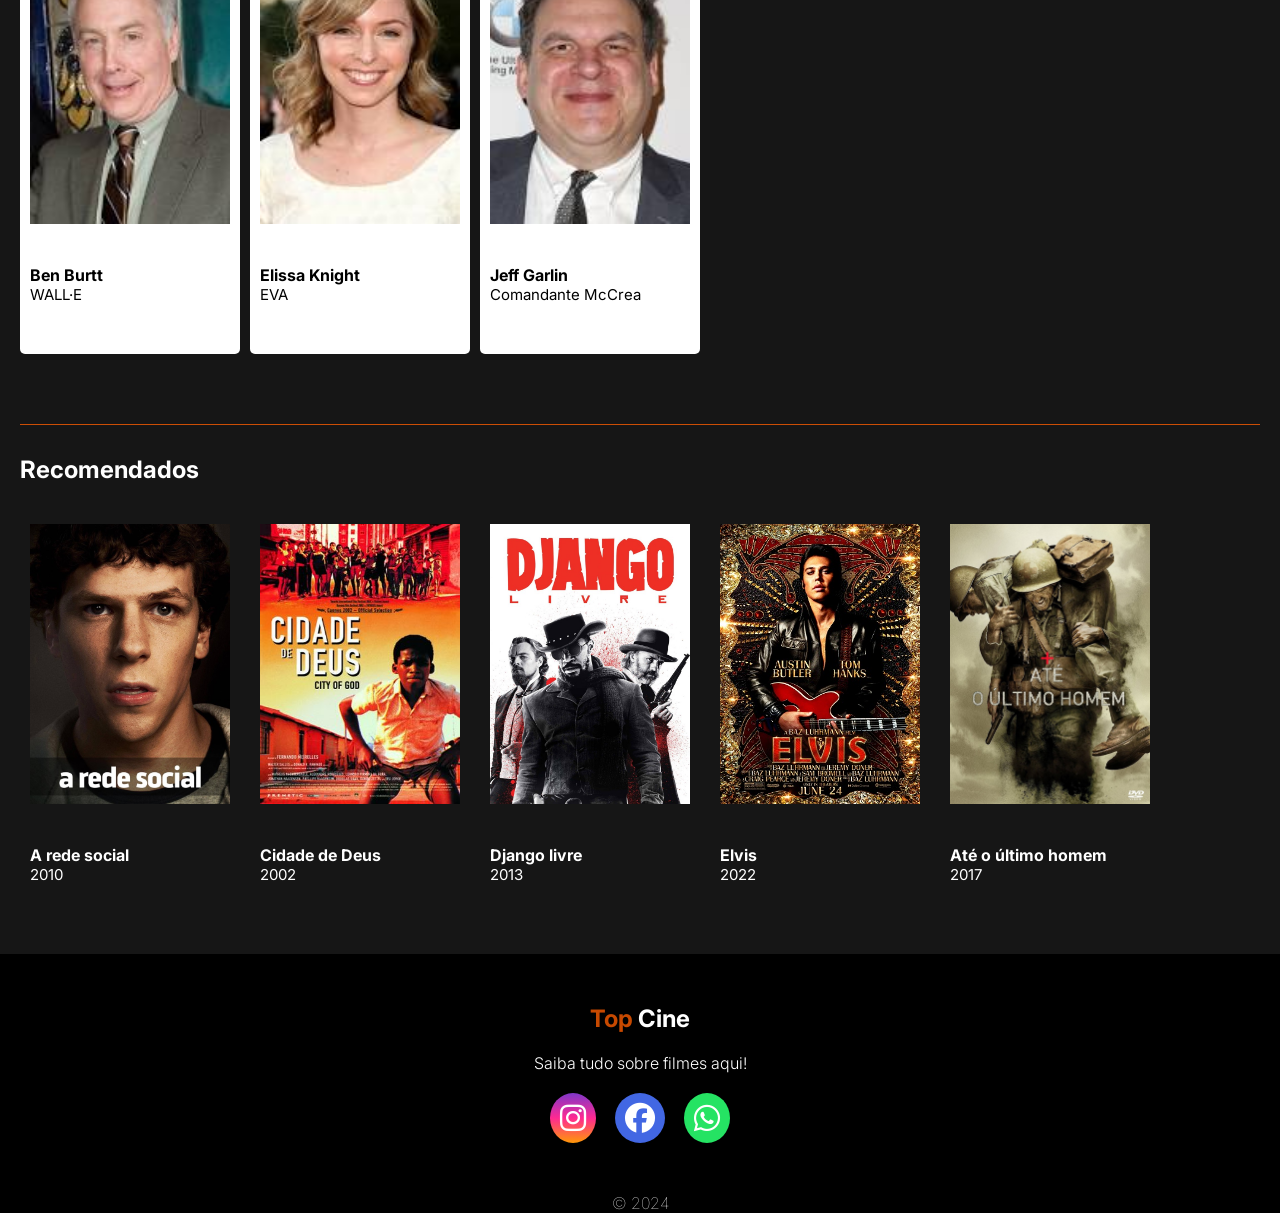
<file: PROA/TopCine-UC1/sub_paginas/filmes/animacao/walle.html>
<!DOCTYPE html>
<html lang="en">

<head>
    <meta charset="UTF-8">
    <meta name="viewport" content="width=device-width, initial-scale=1.0">
    <link rel="stylesheet" href="../../../css/cards.css">
    <link rel="stylesheet" href="../../../css/filme.css">
    <link rel="stylesheet" href="../../../css/rodape.css">
    <link rel="stylesheet" href="../../../css/cabecalho.css">
    <link rel="stylesheet" href="https://cdnjs.cloudflare.com/ajax/libs/font-awesome/6.5.1/css/all.min.css"
        integrity="sha512-DTOQO9RWCH3ppGqcWaEA1BIZOC6xxalwEsw9c2QQeAIftl+Vegovlnee1c9QX4TctnWMn13TZye+giMm8e2LwA=="
        crossorigin="anonymous" referrerpolicy="no-referrer" />
    <title>WALL-E</title>
</head>

<body>

    <!-- cabecalho -->
    <header class="cabecalho">
        <div class="container-cabecalho">
            <a href="../../../index.html">
                <div class="logo">
                    <h1 class="top-cine">Top <span>Cine</span></h1>
                </div>
            </a>

            <nav class="nav-link">
                <ul>
                    <li><i class="fa-solid fa-house" style="color: #ffffff;"></i><a href="../../../index.html">Home</a></li>
                    <li><i class="fa-solid fa-list" style="color: #ffffff;"></i><a href="../../../categorias.html">Categorias</a>
                    </li>
                    <li><i class="fa-solid fa-people-group" style="color: #ffffff;"></i><a href="../../../quem-somos.html">Quem
                            somos?</a></li>
                </ul>
            </nav>
            <img id="menu-hamburguer" src="../../../components/icons/menu.png" alt="menu hambúrguer">

        </div>

    </header>

    <main class="conteudo">
        <section class="section1-informacoes-gerais">

            <div class="container-poster">
                <img src="../../../components/images/filmes/animacao/wall-e/poster.webp" alt="Poster" class="img-poster">
            </div>

            <div class="informacoes-principais">
                <h1 class="titulo-1">WALL-E</h1>

                <div class="data-categoria">

                    <p>1h 38min </p>
                    <p>• Animação, Comédia, Família</p>
                    <p>• 27/06/2008</p>


                </div>

                <div class="avaliacao">
                    <h6>8.4</h6>
                    <img src="../../../components/icons/imdb-icon.png" alt="">
                </div>

                <div class="container-sinopse">
                    <h1 class="titulo-2">Sinopse
                        <p>Após entulhar a Terra de lixo e poluir a atmosfera com gases tóxicos, a humanidade deixou o planeta e passou a viver em uma gigantesca nave. O plano era que o retiro durasse alguns poucos anos, com robôs sendo deixados para limpar o planeta. Wall-E é o último destes robôs, que se mantém em funcionamento graças ao auto-conserto de suas peças. Sua vida consiste em compactar o lixo existente no planeta, que forma torres maiores que arranha-céus, e colecionar objetos curiosos que encontra ao realizar seu trabalho. Até que um dia surge repentinamente uma nave, que traz um novo e moderno robô: Eva. A princípio curioso, Wall-E logo se apaixona pela recém-chegada.</p>
                </div>

                <div class="producao">
                    <div class="container-producao">

                        <div class="elenco-item">
                            <h1 class="titulo-3">Direção</h1>
                            <p>Andrew Stanton </p>
                        </div>

                        <!-- <div class="elenco-item">
                            <h1 class="titulo-3">Figurino e maquiagem</h1>
                            <p>Costume & Make-Up</p>
                        </div> -->


                        <div class="elenco-item">
                            <h1 class="titulo-3">Produção</h1>
                            <p>Lindsey Collins</p>
                        </div>

                        <div class="elenco-item">
                            <h1 class="titulo-3">Roteiro</h1>
                            <p>Andrew Stanton, Pete Docter</p>
                        </div>

                    </div>


                </div>

                <div class="container-plataformas">
                    <h1 class="titulo-3">Disponivel em:</h1>
                </div>

                <div class="container-btn">
                    <a href="https://www.disneyplus.com/pt-br/movies/wall-e/5G1wpZC2Lb6I" target="_blank">
                        <button class="btn-plataforma"><img src="../../../components/streamings/Disney+_logo.svg.png" alt="ícone disney plus"
                                class="icon-plataforma-disney">
                        </button>
                    </a>
                    <!-- <button class="btn-plataforma"><img src="imagens/hbo.png" alt="ícone hbo" class="icon-plataforma">
                    </button>
                    <button class="btn-plataforma"><img src="imagens/Netflix-Logo.png" alt="ícone netflix"
                            class="icon-plataforma"></button>
                    <button class="btn-plataforma"><img src="imagens/prime-logo.png" alt="ícone amazon"
                            class="icon-plataforma-amazon"></button> -->
                </div>
            </div>
        </section>


        <!-- Section Trailer  -->


        <section class="section2-trailer">
            <h1 class="titulo-section">Trailer</h1>
            <div class="container-trailer">
                <iframe width="560" height="315" src="https://www.youtube.com/embed/m5_lIuBXKWk?si=eE1cN68crZPIwXQo" title="YouTube video player" frameborder="0" allow="accelerometer; autoplay; clipboard-write; encrypted-media; gyroscope; picture-in-picture; web-share" referrerpolicy="strict-origin-when-cross-origin" allowfullscreen></iframe>
            </div>
        </section>

        <!-- Section Elenco -->

        <section class="section3-elenco">
            <h1 class="titulo-section">Elenco Principal</h1>
            <div class="container-elenco">

                <div class="card-ator">
                    <div class="container-img-ator">
                        <img src="../../../components/images/filmes/animacao/wall-e/ator/walle.jpg" alt="Ator" class="img-ator">
                    </div>

                    <div class="nome-ator">
                        <h1 class="titulo-negrito">Ben Burtt
                            
                            </h1>
                        <h2 class="subtitulo">WALL·E</h2>
                    </div>
                </div>

                <div class="card-ator">
                    <div class="container-img-ator">
                        <img src="../../../components/images/filmes/animacao/wall-e/ator/eva.jpg" alt="Ator" class="img-ator">
                    </div>

                    <div class="nome-ator">
                        <h1 class="titulo-negrito">Elissa Knight
                            
                            </h1>
                        <h2 class="subtitulo">EVA</h2>
                    </div>
                </div>

                <div class="card-ator">
                    <div class="container-img-ator">
                        <img src="../../../components/images/filmes/animacao/wall-e/ator/coman.jpg" alt="Ator" class="img-ator">
                    </div>

                    <div class="nome-ator">
                        <h1 class="titulo-negrito">Jeff Garlin
                            
                            </h1>
                        <h2 class="subtitulo">Comandante McCrea</h2>
                    </div>
                </div>

                <!-- <div class="card-ator">
                    <div class="container-img-ator">
                        <img src="../../../components/images/filmes/animacao/up/ator/char.jpg" alt="Ator" class="img-ator">
                    </div>

                    <div class="nome-ator">
                        <h1 class="titulo-negrito">Christopher Plummer
                             </h1>
                        <h2 class="subtitulo">Charles Muntz</h2>
                    </div>
                </div> -->

                <!-- <div class="card-ator">
                    <div class="container-img-ator">
                        <img src="../../../components/images/filmes/animacao/divertidamente/atores/raiva.jpeg" alt="Ator" class="img-ator">
                    </div>

                    <div class="nome-ator">
                        <h1 class="titulo-negrito">Lewis Black</h1>
                        <h2 class="subtitulo">Raiva</h2>
                    </div> -->
                </div>
            </div>
        </section>
        <!-- relacionados -->

        <section class="section4-recomendados">
            <div class="titulo-recomendacao">
                <h1 class="titulo-section">Recomendados</h1>
            </div>


            <div class="container-recomendacao">

                <a href="../tecnologia/A_rede_social.html">
                    <div class="card-filme">
                        <div class="container-img-filme">
                            <img src="../../../components/images/filmes/tecnologia/A_Rede_Social/poster.jpg" alt="filme" class="img-filme">
                        </div>
                        <div class="nome-filme">
                            <h1 class="titulo-negrito"> A rede social
                            </h1>
                            <h2 class="subtitulo">2010</h2>
                        </div>
                    </div>
                </a>

                <a href="../nacionais/cidade_de_deus.html">
                    <div class="card-filme">
                        <div class="container-img-filme">
                            <img src="../../../components/images/filmes/nacionais/Cidade_Deus/poster.webp" alt="filme" class="img-filme">
                        </div>
                        <div class="nome-filme">
                            <h1 class="titulo-negrito">Cidade de Deus
                            </h1>
                            <h2 class="subtitulo">2002</h2>
                        </div>
                    </div>
                </a>

                <a href="../luta-racial/Django Livre.html">
                    <div class="card-filme">
                        <div class="container-img-filme">
                            <img src="../../../components/images/filmes/luta-racial/Django/poster.jpg" alt="filme" class="img-filme">
                        </div>
                        <div class="nome-filme">
                            <h1 class="titulo-negrito">Django livre
                            </h1>
                            <h2 class="subtitulo">2013</h2>
                        </div>
                    </div>
                </a>

                <a href="../biografia/elvis.html">
                    <div class="card-filme">
                        <div class="container-img-filme">
                            <img src="../../../components/images/filmes/biografia/elvis/poster.jpg" alt="filme" class="img-filme">
                        </div>
                        <div class="nome-filme">
                            <h1 class="titulo-negrito">Elvis
                            </h1>
                            <h2 class="subtitulo">2022</h2>
                        </div>
                    </div>
                </a>

                <a href="../historicos/ate_o_ultimo_homem.html">
                    <div class="card-filme">
                        <div class="container-img-filme">
                            <img src="../../../components/images/filmes/historicos/Ate_Ultimo_Homem/poster.jpg" alt="filme" class="img-filme">
                        </div>
                        <div class="nome-filme">
                            <h1 class="titulo-negrito">Até o último homem
                            </h1>
                            <h2 class="subtitulo">2017</h2>
                        </div>
                    </div>
                </a>

            
            </div>
        </section>

    </main>

    <footer class="rodape">
        <div class="footer-content">
            <div class="footer-contatos">
                <h1 class="top-cine">Top <span>Cine</span></h1>

                <p>Saiba tudo sobre filmes aqui!</p>

                <div class="footer-redes">
                    <a href="#" class="instagram">
                        <i class="fa-brands fa-instagram"></i>
                    </a>

                    <a href="#" class="facebook">
                        <i class="fa-brands fa-facebook"></i>
                    </a>

                    <a href="#" class="whatsapp">
                        <i class="fa-brands fa-whatsapp"></i>
                    </a>
                </div>
            </div>
        </div>

        <div class="footer-comercial">
            &#169
            2024

        </div>
    </footer>

</body>

</html>
</file>
<file: PROA/TopCine-UC1/css/cards.css>
/* Card ator */

.card-ator,
.card-filme {
    display: flex;
    flex-direction: column;
    height: 400px;
    width: 200px;
    padding: 10px;
    background-color: rgb(255, 255, 255);
    border-radius: 5px;
    cursor: pointer;
    transition: all 0.4s;
    
}


.card-filme:hover{ 
    transform: translateY(-20px);
}

.container-img-ator,
.container-img-filme {
    display: flex;
    justify-content: center;
    align-items: center;
    height: 70%;
    width: 100%;
    background-color: green;
}

.img-ator,
.img-filme {
    height: 100%;
    width: 100%;
}

.img-filme:hover{
    border: 2px solid #FF5F00;
}

.nome-ator,
.nome-filme {
    height: 40%;
    display: flex;
    flex-direction: column;
    justify-content: center;
    color: #000;
}

.card-filme {
    background-color: transparent;

}

/* cards categoria */

.card-categoria {
    display: flex;
    flex-direction: column;
    height: 300px;
    width: 350px;
    background-color: rgb(128, 128, 128);
    border-radius: 5px;
    cursor: pointer;
    transition: all 0.3s;
}

.card-categoria img{
    height: 100%;
    width: 100%;
}

.card-categoria:hover{
    transform: translateY(-10px);
}

/* mini-card */

.container-mini-cards {
    display: flex;
    flex-wrap: wrap;
    gap: 15px;
    width: 60%;
    height: auto;
}

.mini-card {
    height: 200px;
    width: 150px;
    border-radius: 10px;
    cursor: pointer;
    box-sizing: border-box;
    transition: all 0.3s;
}


.mini-card:hover {
    border-bottom: 1px solid #FF5F00;
    transform: translateY(-10px);
}

.margin {
    margin-top: 70px;
}

.container-capa {
    width: 500px;
    height: 100%;
}

.img-capa,
.img-card {
    height: 100%;
    width: 100%;
    border-radius: 10px;
}
</file>
<file: PROA/TopCine-UC1/css/filme.css>
/* Importanto fonte do google */
@import url('https://fonts.googleapis.com/css2?family=Inter:wght@100..900&display=swap');

/* zerando todos espaçamentos padrões */
* {
    padding: 0;
    margin: 0;
    font-family: 'Inter';
}

.cabecalho{
    position: fixed;
}

.titulo-1{
    font-size: 3rem;
    font-weight: 700;
}

.titulo-2{
font-size: 1.5rem;
}

.titulo-3{
    font-size: 1rem;
    font-weight: 800;
}

.titulo-section{
    padding: 30px 0px;
    
}

.subtitulo {
    font-size: 15px;
    font-weight: 400;
}

/* -------------------------- */

body {
    background-color: rgb(22, 22, 22);
}

.titulo-negrito {
    font-size: 1rem;

}



/* Conteudo principal da pagina */
.conteudo {
    width: 100%; 
    max-width: 1700px;  
    margin: 0 auto;
    padding: 20px;
    box-sizing: border-box; 
}

/* Section 1 - Informações Gerais */

.section1-informacoes-gerais {
    display: flex;
    justify-content: flex-start;
    width: 100%;
    height: 700px;
    gap: 50px;
    margin-top: 100px;

    /* background-image: url('/imagens/oppenheimerbanner.jpg');
    background-repeat: no-repeat;
    background-size: cover; */

}

.container-poster {
    display: flex;
    justify-content: flex-start;
    align-items: center;
    width: 500px;
    height: auto;
}

.img-poster {
    height: 100%;
    width: 100%;
}


/* Informações principais */

.informacoes-principais {
    display: flex;
    flex-direction: column;
    width: 70%;
    height: auto;
    color: #FFF;
    font-size: 30px;
    gap: 5px;
    
    text-align: justify;
}



.data-categoria {
    display: flex;
    font-size: 20px;
    justify-content: flex-start;
    align-items: center;
    text-align: start;
    gap: 10px;
}

h6 {
    font-weight: 300;
}

.data-categoria ul {
    display: flex;
    justify-content: space-around;
    font-size: 15px;
    width: 300px;
    font-weight: 300;
    gap: 0px;

}

.avaliacao {
    display: flex;
    gap: 10px;
    width: 80%;
    height: 30px;
    margin-top: 10px;
}

.avaliacao img{
    height: 80%;
}


/* Sinopse */

.container-sinopse {
    margin-top: 10px;
    width: 80%;
    height: auto;
    border-radius: 10px;

}

.container-sinopse p {
    margin-top: 10px;
}


.container-sinopse p{
    font-size: 1rem;
}


p {
    font-size: 1rem;
    font-weight: 300;
    text-align: justify;
}

.producao {
    margin-top: 10px;
}

.container-producao {
    display: flex;
    justify-content: flex-start;
    flex-wrap: wrap;
    width: 400px;
    height: auto;
    gap: 24px;
    margin-top: 10px;
}

/* Elenco completo */


.section3-elenco,
.section4-recomendados{
    width: 100%;
    border-top: 1px solid #ff5e00c7;
    margin-top: 70px;
    color: #FFF;

}

/* Trailer */

.section2-trailer {
    display: flex;
    flex-direction: column;
    justify-content: flex-start;
    text-align: left;
    color: #FFF;
    height: 600px;
    width: 100%;
    border-top: 1px solid #ff5e00c7;
    margin-top: 30px;
}

.titulo-trailer {
    display: flex;
    justify-content: flex-start;
    width: 100%;
    /* border-top: 2px solid red; */
    padding: 30px 0px;
    margin-top: 30px;
}

.container-trailer {
    height: 600px;
    width: 900px;
    background-color: red;
}

iframe {
    height: 100%;
    width: 100%;
}

/* .preview-trailer {
    height: 100%;
    width: 100%;
} */

/* Plataformas */

.container-plataformas {
    margin-top: 30px;
}

.container-btn {
    display: flex;
    gap: 10px;
    margin-top: 10px;
    height: auto;
}

.btn-plataforma {
    background-color: transparent;
    color: #FFF;
    height:50px;
    width: 150px;
    padding: 5px;
    border-radius: 5px;
    border: none;
    box-shadow: rgba(0, 0, 0, 0.15) 1.95px 1.95px 2.6px;
    cursor: pointer;
    border-bottom: 1px solid #ff5e00c7;
    transition: 0.4s all;
}



.btn-plataforma img{
    height: 90%;
}

.btn-plataforma:hover {
    transform: translateY(-5px);
    
}

.icon-plataforma {
    height: 80%;
}

.icon-plataforma-amazon {
    height: 60%;
}

/* Recomendações */

.container-elenco, .container-recomendacao {
    display: flex;
    gap: 10px;
    width: 100%;
    /* as 2 propriedades abaixo tornam o container responsivo sem itens invandindo uma area indesejada */
    height: auto;
    flex-wrap: wrap;
}


.nome-filme {
    color: #FFF;
}

@media screen and (max-width: 1546px) {
    .section1-informacoes-gerais {
        height: auto;
    }
}

@media screen and (max-width: 1179px) {
    .container-elenco, .container-recomendacao {
        justify-content: center; /* Alinhe os elementos ao centro */
    }
}

@media only screen and (max-width:1024px ) {
    body, html{
        height: 100%;
        width: 100%;
    }
    main{
        display: flex;
        justify-content: center;
        flex-direction: column;
        align-items: center;
        width: 100%;
    }

    .section1-informacoes-gerais {
        display: flex;
        flex-direction: column;
        justify-content: center;
        align-items: center;
        width: 100%;
        height: auto;
        gap: 50px;

    }

    .container-poster {
        width: 80%;
        max-width: 500px;
    }

    .informacoes-principais {
        width: 100%;
    }

    .producao {
        width: 80%;
        justify-content: space-around;
    }

    .container-producao {
        width: 100%;
        justify-content: space-around;
    }

    .informacoes-principais{
        display: flex;
        flex-direction: column;
        justify-content: center;
        align-items: center;
        text-align: center ;
    }

    .avaliacao {
        display: flex;
        flex-direction: row;
        justify-content: center;
        align-items: center;
        text-align: center ;
    }
}


@media screen and (max-width: 944px) {
    .container-trailer {
        width: 100%; /* Faça o vídeo do trailer ocupar toda a largura */
    }
}

/* Adicione estilos para telas menores que 768px */

@media only screen and (max-width: 768px) {
    .conteudo {
      padding: 20px 10px; /* Reduza o preenchimento */
    }
  
    .section1-informacoes-gerais {
      gap: 20px; /* Reduza o espaçamento entre os elementos */
    }
  
    .container-trailer {
      width: 100%; /* Faça o vídeo do trailer ocupar toda a largura */
      height: 450px; /* Defina a altura automática para que o vídeo se ajuste */
    }
}

@media only screen and (max-width: 469px) {
    .container-elenco .card-ator {
        width: 150px;
        height: 300px;
    }
}

@media only screen and (max-width: 388px) {
    .section1-informacoes-gerais {
      gap: 20px; /* Reduza o espaçamento entre os elementos */
    }

    .titulo-1 {
        font-size: 2rem;
    }

    .section2-trailer {
        height: 260px;
    }
  
    .container-trailer {
      width: 100%; /* Faça o vídeo do trailer ocupar toda a largura */
      height: 250px; /* Defina a altura automática para que o vídeo se ajuste */
    }

    .container-elenco .card-ator {
        width: 100px;
        height: 200px;
    }

    .container-elenco .card-ator .nome-ator .titulo-negrito {
        font-size: 0.85rem;
    }
    .container-elenco .card-ator .nome-ator .subtitulo {
        font-size: 0.75rem;
    }
}
</file>
<file: PROA/TopCine-UC1/css/home.css>
* {
    color: #FFF;
}

.cabecalho{
    position: fixed;
}

body{
    background-color: rgb(22, 22, 22);
}

.titulo-1{
    font-size: 70px;
    font-weight: 900;
}


.titulo-2 {
    font-size: 4rem;
    width: 70%;
    color: #BEA35F;
}


.subtitulo-2 {
    font-size: 1.5rem;
    font-weight: 300;
    width: 50%;
}

/* HOME */

.conteudo-principal {
    width: 100%;
    /* A main deve ocupar toda a largura disponível */
    max-width: 1700px;
    /* Limita a largura máxima para evitar que o conteúdo fique muito amplo em telas grandes */
    margin: 0 auto;
    /* Centraliza a main horizontalmente */
    padding: 20px;
    /* Adiciona um espaçamento interno para afastar o conteúdo das bordas */
    box-sizing: border-box;
    /* Garante que o padding não aumente a largura da main */

}

/* section 1 */

.section-1 {
    display: flex;
    justify-content: space-between;
    align-items: center;
    height: auto;
    width: 100%;
    margin-top: 50px;
}

.container-texto {
    display: flex;
    flex-direction: column;
    width:60%;
    font-size: 3.5rem;
    color: #FFF;
    gap: 10px;
}


.container-texto h2{
    width: 80%;
    font-size: 30px;
    font-weight: 400;
}
.container-texto h1{
    font-size: 70px;
    font-weight: 900;
}

.btn-conhecer {
    background-color: #FF5F00;
    color: #FFF;
    height: 60px;
    font-size: 17px;
    font-weight: 700;
    width: 300px;
    border-radius: 5px;
    border: none;
    box-shadow: rgba(0, 0, 0, 0.15) 1.95px 1.95px 2.6px;
    cursor: pointer;
    transition: 0.4s all;
    margin-top: 60px;
}

.btn-conhecer:hover {
    background-color: #ff5e00c7;
}


.container-img-inicial {
    display: flex;
    justify-content: center;
    align-items: center;
    width: 800px;
}


.container-img-inicial img{
    height: 800px;
    width: 100%;
}
/* section 2 */

.section-2, .section-3 {
    display: flex;
    width: 100%;
    justify-content: space-between;
    align-items: center;
    height: auto;
    padding: 100px 0px;
    gap: 30px;

}

.container-mensagem{
    display: flex;
    height: 100%;
    justify-content: space-between;
    align-items: center;
    gap: 15px;
    width: 100%;
}

.container-mensagem img{
    height: 500px;
}



.container-img{
    height: 100%;
}



.container-texto-2{
    display: flex;
    flex-direction: column;;
    justify-content: flex-end;
    height: 100%;
    width: 50%;
    gap: 20px;
}


.container-texto-2 h2{
    width:100%;
}


.container-titulo h2 {
    font-weight: 300;
    font-size: 1.5rem;
    margin-top: 20px;

}


/* section 3 - Categorias */

.section-4{
    display: flex;
    justify-content: space-between;
    height: auto;
    padding: 80px 0px;
}

.categoria-texto{
    display: flex;
    flex-direction: column;
    gap: 15px;
}


.categoria-texto h2{
    width: 100%;
}


.container-texto-categoria{
    display: flex;
    flex-direction: column;
    justify-content: space-between;
    height: auto;
    width: 50%;
}

.categoria-img{
    height: 400px;
    width: 600px;
}

.categoria-img img{
    height: 100%;
    width: 100%;
}

.container-card-categoria{
    display: flex;
    flex-wrap: wrap;
    justify-content: flex-end;
    width: 60%;
    height: 100%;
    gap: 15px;
}




.section-2,
.section-3,
.section-4,
.section-5 {
    display: flex;
    width: 100%;
    border-top: 1px solid #ff5e00c7;
    margin-top: 70px;
    color: #FFF;

}




/* section 4 - Filmes */

.section-5{
    padding: 30px 0px;
}

.container-filmes {
    display: flex;
    gap: 10px;
    width: 100%;
    /* as 2 propriedades abaixo tornam o container responsivo sem itens invandindo uma area indesejada */
    height: auto;
    flex-wrap: wrap;
}

.container-texto2{
    flex-direction: column;
    display: flex;
    justify-content: space-between;
}

.container-texto2 h2{
    width: 44%;
}

.categoria {
    width: 100%;
    border-top: 1px solid #ff5e00c7;
    color: #FFF;
}

.container-capa{
    transition: 0.4s all;
    cursor: pointer;

}

.container-capa:hover{
    transform: translateY(-10px);
    border: 1px solid #FF5F00;
}

/* responsividade - tablet */

@media only screen and (max-width:1281px ) {
    .section-1{
        display: flex;
        flex-direction: column-reverse;
        justify-content: center;
        align-items: center;
    }

    .section-1 .container-texto {
        display: flex;
        flex-direction: column;
        align-items: center;
        width: 85%;
    }

    .section-1 h1 {
        width: 100%;
        text-align: center;
        font-size: 3.5rem;

    }

    .section-1 h2{
        width: 70%;
        text-align: center;
        font-size: 2rem;
    }

    .container-img-inicial img{
        display: none;
    }

    .section-2 .container-texto-2 {
        display: flex;
        flex-direction: column;
        align-items: center;
        width: 85%;
    }

    .section-2 h1 {
        text-align: center;
        font-size: 3.5rem;
    }

    .section-2 h2 {
        text-align: center;
        width: 75%;
    }

    .section-3 .container-texto-2 {
        display: flex;
        flex-direction: column;
        align-items: center;
        width: 85%;
    }

    .section-3 h1 {
        text-align: center;
        font-size: 3rem;
    }

    .section-3 h2 {
        text-align: center;
        width: 90%;
    }

    .section-3, .container-mensagem, .container-texto2{
        display: flex;
        justify-content: center;
        align-items: center;
        flex-direction: column;
        gap: 70px;
    }
    
    .categoria-texto h1{
        width: 600px;
    }

    .section-4{
        display: flex;
        flex-direction: column;
    }

    .section-4 h2{
        width: 100%;
        text-align: center;
    }

    .section-4 .container-texto-categoria {
        justify-content: center;
        align-items: center;
        width: 100%;
    }

    .section-4 .categoria-texto {
        display: flex;
        align-items: center;
    }

    .section-4 .container-texto-categoria h1 {
        display: block;
        width: 100%;

        text-align: center;

        font-size: 3.5rem;
    }

    .section-4 .container-texto-categoria h2 {
        width: 80%;
        text-align: center;
    }

    .section-4 .container-card-categoria {
        display: flex;
        flex-wrap: wrap;
        flex-direction: row;
        justify-content: center;  

        width: 100%;
    }

    .section-4 .container-card-categoria a {
        width: 27%;
        height: 32%;
    }


    .section-5 .container-texto2 {
        align-items: start;
    }

    .section-5 .container-texto2 h1 {
        width: 100%;
        font-size: 4rem;
    }

    .section-5 .container-texto2 h2 {
        width: 88%;
        font-size: 2rem;
    }

    .card-categoria {
        width: 100%;
        height: 100%;
    }

    .container-mini-cards {
        display: flex;
        flex-wrap: wrap;
        flex-direction: row;
        justify-content: flex-start;

        width: 74%;
    }
}

@media only screen and (max-width:1025px ) {
    .section-1 h1 {
        font-size: 3rem ;
    }

    .section-1 h2 {
        width: 81%;
        font-size: 2rem ;
    }

    .section-2 h1 {
        font-size: 2.9rem;
    }

    .section-3 h1 {
        font-size: 2.6rem;
    }

    .section-3 h2 {
        width: 100%;
        font-size: 1.4rem;
    }

    .section-5 .container-titulo h1 {
        font-size: 3.6rem;
    }
}

@media only screen and (max-width:913px ) {
    .section-1 h1 {
        font-size: 2.5rem ;
    }

    .section-1 h2 {
        width: 90%;
        font-size: 1.8rem ;
    }

    .section-2 h1 {
        font-size: 2.9rem;
    }

    .section-3 h1 {
        width: 100%;
        font-size: 2.36rem;
    }

    .section-3 h2 {
        width: 90%;
        font-size: 1.7rem;
    }

    .section-4 .categoria-texto h1 {
        font-size: 3rem;
    }

    .section-5 .container-titulo h1 {
        font-size: 3.3rem;
    }

    .section-5 .container-titulo h2 {
        font-size: 2rem;
    }

    .section-5 .container-mini-cards .mini-card {
        width: 120px;
        height: 170px;
    }
}

@media only screen and (max-width:821px ) {
    .section-1 h1 {
        font-size: 2.4rem ;
    }

    .section-1 h2 {
        width: 90%;
        font-size: 1.7rem ;
    }

    .section-2 h1 {
        font-size: 2.7rem;
    }

    .section-2 h2 {
        width: 100%;
        font-size: 1.8rem;
    }

    .section-3 h1 {
        width: 100%;
        font-size: 2rem;
    }

    .section-3 h2 {
        width: 90%;
        font-size: 1.6rem;
    }

    .section-4 .categoria-texto h1 {
        font-size: 2.7rem;
    }

    .section-5 .container-titulo h1 {
        font-size: 3rem;
    }

    .section-5 .container-titulo h2 {
        font-size: 2rem;
    }
}

@media only screen and (max-width:769px ) {
    .section-1 h1 {
        font-size: 2.3rem ;
    }

    .section-1 h2 {
        width: 100%;
        font-size: 1.6rem ;
    }

    .section-2 h1 {
        font-size: 2.4rem;
    }

    .section-2 h2 {
        width: 90%;
        font-size: 1.8rem;
    }

    .section-3 h1 {
        width: 100%;
        font-size: 1.9rem;
    }

    .section-3 h2 {
        width: 90%;
        font-size: 1.3rem;
    }

    .section-4 .categoria-texto h1 {
        font-size: 2.5rem;
    }

    .section-5 .container-titulo h1 {
        font-size: 2.7rem;
    }

    .section-5 .container-titulo h2 {
        font-size: 2rem;
    }

    .section-5 .container-mini-cards .mini-card {
        width: 110px;
        height: 160px;
    }
}

@media only screen and (max-width: 731px ) {
    .section-1  h1 {
        font-size: 2rem;
    }

    .section-1 h2 {
        width: 85%;
        font-size: 1.4rem ;
    }

    .section-2 h1 {
        font-size: 2.4rem;
    }

    .section-2 h2 {
        width: 90%;
        font-size: 1.8rem;
    }

    .section-3 h1 {
        width: 100%;
        font-size: 1.8rem;
    }

    .section-3 h2 {
        width: 90%;
        font-size: 1.3rem;
    }

    .section-4 .categoria-texto h1 {
        font-size: 2.3rem;
    }

    .section-5 .container-titulo h1 {
        font-size: 2.5rem;
    }

    .section-5 .container-titulo h2 {
        font-size: 1.7rem;
    }

    .section-5 .container-mini-cards .mini-card {
        width: 95px;
        height: 135px;
    }
}

@media only screen and (max-width: 673px ) {

    .section-2 img {
        width: 550px;
    }

    .section-2 h1 {
        font-size: 2rem;
    }

    .section-2 h2 {
        width: 90%;
        font-size: 1.4rem;
    }


    .section-3 h1 {
        width: 100%;
        font-size: 1.7rem;
    }

    .section-3 h2 {
        width: 90%;
        font-size: 1.2rem;
    }

    .section-3 img {
        width: 550px;
        height: auto;
    }

    .section-4 .categoria-texto h1 {
        font-size: 2.1rem;
    }

    .section-4 .categoria-texto h2 {
        font-size: 1.3rem;
    }

    .section-5 .container-titulo h1 {
        font-size: 2.1rem;
    }

    .section-5 .container-titulo h2 {
        font-size: 1.4rem;
    }

    .section-5 .container-mini-cards .mini-card {
        width: 80px;
        height: 105px;
    }
}

@media only screen and (max-width: 600px ) {

    .section-1 h1 {
        font-size: 1.6rem;
    }

    .section-1 h2 {
        font-size: 1rem;
        margin-top: 10px;
    }

    .section-1 a {
        width: 30%;
        margin: 0;
    }

    .section-1 a .btn-conhecer {
        font-size: 0.8rem;

        width: 100%;
        height: 100%;
        padding: 15px;
        
        margin-top: 20px;
    }

    .section-2 {
        padding: 30px 0;
    }

    .section-2 img {
        width: 450px;
    }

    .section-2 h1 {
        font-size: 1.7rem;
    }

    .section-2 h2 {
        width: 90%;
        font-size: 1.2rem;
    }

    .section-3 h1 {
        width: 100%;
        font-size: 1.3rem;
    }

    .section-3 h2 {
        width: 90%;
        font-size: 0.9rem;
    }

    .section-3 img {
        width: 450px;
        height: auto;
    }

    .section-4 .categoria-texto h1 {
        font-size: 1.7rem;
    }

    .section-4 .categoria-texto h2 {
        font-size: 1.1rem;
    }

    .section-4 .categoria-img {
        width: 450px;
        height: auto;
    }

    .section-5 .container-titulo h1 {
        font-size: 1.6rem;
    }

    .section-5 .container-titulo h2 {
        font-size: 1.1rem;
    }

    .section-5 .container-mini-cards .mini-card {
        width: 60px;
        height: 90px;
    }
}

@media only screen and (max-width: 542px ) {

    .section-5 .container-titulo h1 {
        font-size: 1.5rem;
    }

    .section-5 .container-titulo h2 {
        font-size: 1rem;
    }

    .section-5 .container-mini-cards .mini-card {
        width: 45px;
        height: 60px;
    }
}

@media only screen and (max-width: 452px ) {

    .section-5 {
        margin-top: 0;
        padding-top: 0;
    }

    .section-5 .container-titulo h1 {
        font-size: 1rem;
    }

    .section-5 .container-titulo h2 {
        font-size: 0.7rem;
    }

    .container-texto2 {
        gap: 30px
    }

    .section-5 .container-mini-cards .mini-card {
        margin-top: 0;
        width: 60px;
        height: 80px;
    }
}

@media only screen and (max-width: 430px ) {

    .section-1 h1 {
        font-size: 1.2rem;
    }

    .section-1 h2 {
        font-size: 1rem;
        margin-top: 10px;
    }

    .section-1 a {
        width: 40%;
        margin: 0;
    }

    .section-1 a .btn-conhecer {
        font-size: 0.8rem;
        padding: 10px;
        margin-top: 15px;
    }

    .section-2 {
        padding: 0;
    }

    .section-2 img {
        width: 350px;
        height: auto;
        margin-top: 50px;
    }

    .section-2 h1 {
        font-size: 1.4rem;
    }

    .section-2 h2 {
        font-size: 1rem;
    }

    .section-3 {
        padding: 40px 0;
    }

    .section-3 h1 {
        font-size: 1rem;
    }

    .section-3 h2 {
        width: 90%;
        font-size: 0.7rem;
    }

    .section-3 img {
        width: 350px;
        height: auto;
    }

    .section-4 .categoria-texto h1 {
        font-size: 1.3rem;
    }

    .section-4 .categoria-texto h2 {
        font-size: 1rem;
    }

    .section-4 .categoria-img {
        width: 350px;
        height: auto;
    }

    .section-5 .container-titulo h1 {
        font-size: 1rem;
    }

    .section-5 .container-titulo h2 {
        font-size: 0.8rem;
    }

    .section-5 .container-mini-cards .mini-card {
        width: 53px;
        height: 80px;
    }
}

@media only screen and (max-width: 375px ) {

    .section-1 h1 {
        font-size: 1rem;
    }

    .section-1 h2 {
        font-size: 0.8rem;
        margin-top: 10px;
    }

    .section-1 a {
        width: 40%;
        margin: 0;
    }

    .section-1 a .btn-conhecer {
        font-size: 0.6rem;
        padding: 7px;
        margin-top: 15px;
    }

    .section-2 {
        padding: 0;
    }

    .section-2 img {
        width: 350px;
        height: auto;
        margin-top: 50px;
    }

    .section-2 h1 {
        font-size: 1.4rem;
    }

    .section-2 h2 {
        font-size: 1rem;
    }

    .section-3 {
        padding: 40px 0;
    }

    .section-3 h1 {
        font-size: 1rem;
    }

    .section-3 h2 {
        width: 90%;
        font-size: 0.7rem;
    }

    .section-3 img {
        width: 350px;
        height: auto;
    }

    .section-4 .categoria-texto h1 {
        font-size: 1.3rem;
    }

    .section-4 .categoria-texto h2 {
        font-size: 1rem;
    }

    .section-4 .categoria-img {
        width: 350px;
        height: auto;
    }

    .section-5 .container-titulo h1 {
        font-size: 1rem;
    }

    .section-5 .container-titulo h2 {
        font-size: 0.7rem;
    }

    .section-5 .container-mini-cards .mini-card {
        width: 45px;
        height: 55px;
    }
}

@media only screen and (max-width: 325px ) {

    .section-1 h1 {
        font-size: 0.8rem;
    }

    .section-1 h2 {
        font-size: 0.6rem;
    }

    .section-1 a {
        width: 30%;
        margin: 0;
    }

    .section-1 a .btn-conhecer {
        font-size: 0.4rem;
        padding: 4px;
        margin-top: 15px;
    }

    .section-2 img {
        width: 250px;
        height: auto;
        margin-top: 50px;
    }

    .section-2 h1 {
        font-size: 1rem;
    }

    .section-2 h2 {
        font-size: 0.7rem;
    }

    .section-3 {
        padding: 40px 0;
    }

    .section-3 h1 {
        font-size: 1rem;
    }

    .section-3 h2 {
        width: 90%;
        font-size: 0.7rem;
    }

    .section-3 img {
        width: 250px;
        height: auto;
    }

    .section-4 .categoria-texto h1 {
        font-size: 1rem;
    }

    .section-4 .categoria-texto h2 {
        font-size: 0.8rem;
    }

    .section-4 .categoria-img {
        width: 250px;
        height: auto;
    }

    .section-5 .container-titulo h1 {
        font-size: 0.8rem;
    }

    .section-5 .container-titulo h2 {
        font-size: 0.6rem;
    }

    .section-5 .container-mini-cards .mini-card {
        width: 35px;
        height: 45px;
    }
}
</file>
<file: PROA/TopCine-UC1/css/cabecalho.css>
/* cabecalho */
.cabecalho {
    display: flex;
    width: 100%;
    height: 68px;
    background-color: rgb(0, 0, 0);
    z-index: 2;
}

.logo {
    display: flex;
    justify-content: center;
    align-items: center;
    width: 200px;
    height: 100%;
    margin-left: 10px;
}

span{
    color: #FFF;
}

a{
    text-decoration: none;
}

.top-cine{
    color: #ff5e00c7;
}

.img-logo {
    height: 50px;
}

.container-cabecalho{
    display: flex;
    justify-content:space-between;
    max-width: 1670px;
    margin: auto;
    width: 100%;
    align-items: center;
}

/* navegação*/

.nav-link{
    width: 450px;
    margin-right: 20px;
}

.nav-link ul{
    display: flex;
    justify-content: space-between;
    list-style: none;
}

.nav-link a{
    text-decoration: none ;
    font-size: 17px;
    font-weight: 500;
    padding: 10px;
    color: #FFF;
}

.nav-link li{
    transition: all 0.2s;
}

.nav-link li:hover{
    transform: translateY(-6px);
    cursor: pointer;
}

#link-test, #menu-hamburguer {
    display: none;
}

@media only screen and (max-width: 1280px) {
    .top-cine {
        font-size: 1.5rem;
    }

    .nav-link {
        width: 40%;
    }

    .nav-link a{
        font-size: 0.9rem;
    }
}

@media only screen and (max-width: 810px) {

    .logo {
        width: 150px;
        margin-left: 0;
    }

    .top-cine {
        font-size: 1.5rem;
    }

    .nav-link {
        margin-right: 0;
        font-size: 0.8rem;
    }

    .nav-link a {
        font-size: 0.8rem;
    }
}

@media only screen and (max-width: 780px) {

    .nav-link {
        width: 50%;
    }
}

@media only screen and (max-width: 673px) {
    .nav-link {
        display: none;
    }

    #link-test {
        display: inline;
    }

    #menu-hamburguer {
        display: inline;
        margin-right: 30px;
    }
}

@media only screen and (max-width: 500px) {
    .top-cine {
        font-size: 1.2rem;
    }
}
</file>
<file: PROA/TopCine-UC1/css/rodape.css>
/* rodape */

.rodape{
    display: flex;
    flex-direction: column;
    justify-content: center;
    align-items: center;
    width: 100%;
    background-color: #000;

    
}

.footer-content{
    display: flex;
    justify-content: center;
    align-items: center;
    padding: 50px;
    width: 80%;
    max-width: 1700px;
}

.footer-contatos{
    display: flex;
    justify-content: center;
    align-items: center;
    flex-direction: column;
    gap: 20px;
    color: #FFF;
 
}

   a i{
    text-decoration: none;
    color: #FFF;
   }

.footer-redes{
    display: flex;
    justify-content: space-around;
    width: 200px;
}

.whatsapp{
    background-color: #25e363;
}

.facebook{
    background-color: #4267E3;
}

.instagram{
    background: linear-gradient(#7f37c9, #ff2992, #ff9807 );
}

.whatsapp, .facebook, .instagram{
    display: flex;
    align-items: center;
    padding: 10px;
    justify-content: center;
    border-radius: 100%;
}

.footer-links{
    display: flex;
    flex-direction: column;
    justify-content: space-around;
}

.footer-links a{
    text-decoration: none;
    transition: all 0.4s;
 
}

.footer-links li{
    list-style: none;
}

.footer-links a:hover{
    color: #FF5F00;
}

.footer-redes a{
    font-size: 30px;
    text-decoration: none;
}

.email{
    display: flex;
    flex-direction: column;
    justify-content: space-around;
}

.input-group{
    display: flex;
}

.input-group input{
    all: unset;
    background-color: rgb(66, 66, 66);
    padding: 10px;
    border-radius: 4px 0px 0px 4px;
}

.input-group button{
    height: 100%;
    width: 40px;
    background-color: #FF5F00;
    border: none;
    border-radius: 0px 4px 4px 0px;
    color: #FFF;
}

.input-group button i{
    font-size: 1.2rem;
}

.footer-comercial{
    display: flex;
    justify-content: center;
    align-items: center;
    width: 100%;
    background-color: #000;
    font-weight: 100;
    color: #fff;
}

@media only screen and (max-width:700px ) {

    .rodape {
        margin-top: 20px;
    }
}

@media only screen and (max-width:600px ) {

    .footer-content{
        padding: 40px 5px;
    }
}
</file>
<file: PROA/TopCine-UC1/css/categorias.css>
/* Importanto fonte do google */
@import url('https://fonts.googleapis.com/css2?family=Inter:wght@100..900&display=swap');

/* zerando todos espaçamentos padrões */
* {
    padding: 0;
    margin: 0;
    font-family: 'Inter';
}


.cabecalho {
    display: flex;
    width: 100%;
    height: 68px;
    background-color: rgb(0, 0, 0);

}

body {
    background-color: rgb(22, 22, 22);
}

/* ------------------------------------------------------------ */

.conteudo {
    width: 100%;
    /* A main deve ocupar toda a largura disponível */
    max-width: 1700px;
    /* Limita a largura máxima para evitar que o conteúdo fique muito amplo em telas grandes */
    margin: 0 auto;
    /* Centraliza a main horizontalmente */
    padding: 20px;
    /* Adiciona um espaçamento interno para afastar o conteúdo das bordas */
    box-sizing: border-box;
    /* Garante que o padding não aumente a largura da main */
    /* background-color: red; */
    height: auto;
}

.section-1 {
    padding: 50px;
}

.section-1 h1 {
    color: #ff5e00c7;
    font-size: 60px;
}

.section-1 h2 {
    color: #fff;
    font-weight: 300;
    margin-top: 10px;
}

.container-categorias {
    display: flex;
    flex-wrap: wrap;
    justify-content: space-between;
    
    width: 100%;
    height: 75vh;
    margin-top: 60px;
}

.container-categorias a {
    width: 30%;
    height: 45%;
}

.card-categoria {
    width: 100%;
    height: 100%;
    
    cursor: pointer;
    transition: all 0.3s;
    
    border-radius: 5px;
}

.card-categoria img {
    width: 100%;
    height: 100%;
    border-radius: 5px;
}

.card-categoria:hover {
    transform: translateY(-10px);

}

.card-categoria h1 {
    color: #FFF;
    font-size: 50px;
}


@media only screen and (max-width:1000px ) {
    .container-categorias {
        height: 65vh;
    }
}

@media only screen and (max-width:900px ) {
    .container-categorias {
        height: 58vh;
    }
}

@media only screen and (max-width:800px ) {
    .container-categorias {
        height: 50vh;
    }
}

@media only screen and (max-width:700px ) {
    .container-categorias {
        height: 46vh;
    }

    .section-1 h1 {
        font-size: 40px;
    }
    
    .section-1 h2 {
        font-size: 1.3rem;
        margin-top: 10px;
    }
}

@media only screen and (max-width:600px ) {
    
    .section-1 h1 {
        font-size: 2.4rem;
    }
    
    .section-1 h2 {
        font-size: 1.3rem;
    }

    .container-categorias {
        height: 40vh;
    }

}

@media only screen and (max-width:550px ) {
    
    .container-categorias {
        height: 30vh;
    }
}

@media only screen and (max-width:500px ) {

    .section-1 {
        padding: 10px;
    }
    
    .container-categorias {
        height: 65vh;
    }

    .container-categorias a {
        width: 48%;
        height: 30%;
    }
}

@media only screen and (max-width:430px ) {
    
    .section-1 h1 {
        font-size: 2rem;
    }
    
    .section-1 h2 {
        font-size: 1rem;
    }

    .container-categorias {
        height: 60vh;
    }
}

@media only screen and (max-width:350px ) {
    
    .section-1 h1 {
        font-size: 1.6rem;
    }
    
    .section-1 h2 {
        font-size: 0.9rem;
    }

    .container-categorias {
        height: 48vh;
        margin-top: 30px;
    }
}

@media only screen and (max-width:300px ) {
    
    .section-1 h1 {
        font-size: 1.6rem;
    }
    
    .section-1 h2 {
        font-size: 0.9rem;
    }

    .container-categorias {
        height: 40vh;
    }
}
</file>
<file: PROA/TopCine-UC1/css/categoria.css>
/* Importanto fonte do google */
@import url('https://fonts.googleapis.com/css2?family=Inter:wght@100..900&display=swap');

/* zerando todos espaçamentos padrões */
* {
    padding: 0;
    margin: 0;
    font-family: 'Inter';
}

body{
    background-color: rgb(22, 22, 22);
}

.conteudo{
    width: 100%;
    /* A main deve ocupar toda a largura disponível */
    max-width: 1700px;
    /* Limita a largura máxima para evitar que o conteúdo fique muito amplo em telas grandes */
    margin: 0 auto;
    /* Centraliza a main horizontalmente */
    padding: 20px;
    /* Adiciona um espaçamento interno para afastar o conteúdo das bordas */
    box-sizing: border-box;
    /* Garante que o padding não aumente a largura da main */
    height: auto;
}

.section-1{
    color: #fff;
    display: flex;
    flex-direction: column;
    gap: 30px;
}

.section-1 h1{
    font-size: 60px;
    padding: 20px 0px;
    color: #ff5e00c7;
}

.card-poster {
    width: 100%;
    margin-bottom: 50px;
    cursor: pointer;
    height: 500px;
  }

.poster h1{
    color: #fff;
    font-size: 2rem;
    font-weight: 300;
}

.poster img {
    width: 100%;
    height: 100%;
    object-fit: cover;
    border-radius: 20px;
    filter: brightness(60%);
    transition: 0.3s all;
}

div img:hover {
    filter: brightness(100%);
}


@media screen and (max-width: 1046px) {
    .card-poster {
        height: 450px;
      }
}

@media screen and (max-width: 1046px) {
    .card-poster {
        height: 400px;
      }
}

@media screen and (max-width: 824px) {
    .card-poster {
        height: 370px;
      }
}


@media screen and (max-width: 768px) {
    .card-poster {
        height: 350px;
      }
}

@media screen and (max-width: 506px) {
    .section-1 h1{
        font-size: 48px;
    }

    .poster h1{
        font-size: 1.7rem;
    }

    .card-poster {
        height: 225px;
        margin-bottom: 33px;
      }
}

@media screen and (max-width: 425px) {
    .section-1 h1{
        font-size: 40px;
    }

    .poster h1{
        font-size: 1.5rem;
    }

    .card-poster {
        height: 173px;
      }
}

@media screen and (max-width: 375px) {
    .card-poster {
        height: 150px;
      }
}

@media screen and (max-width: 320px) {
    .section-1 h1{
        font-size: 30px;
    }

    .poster h1{
        font-size: 1.2rem;
    }

    .card-poster {
        height: 125px;
        margin-bottom: 15px;
      }
}
</file>
